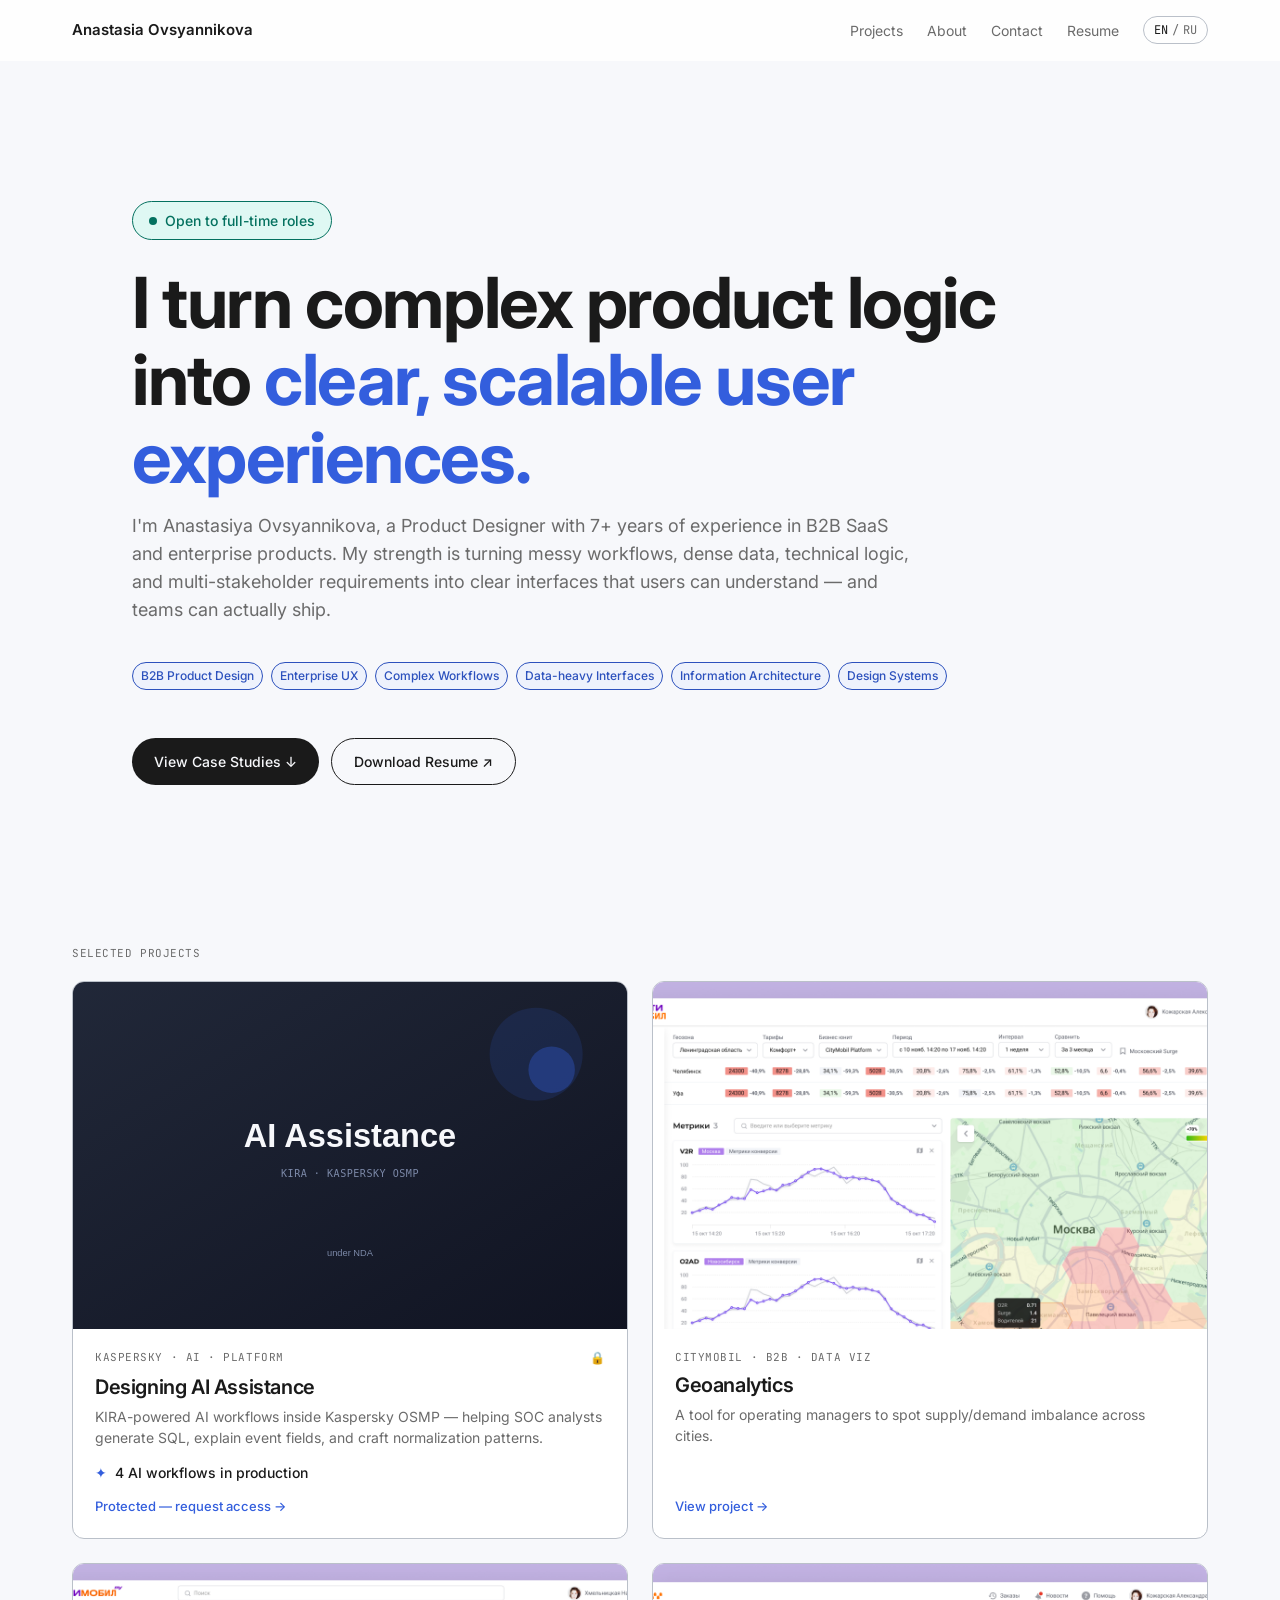
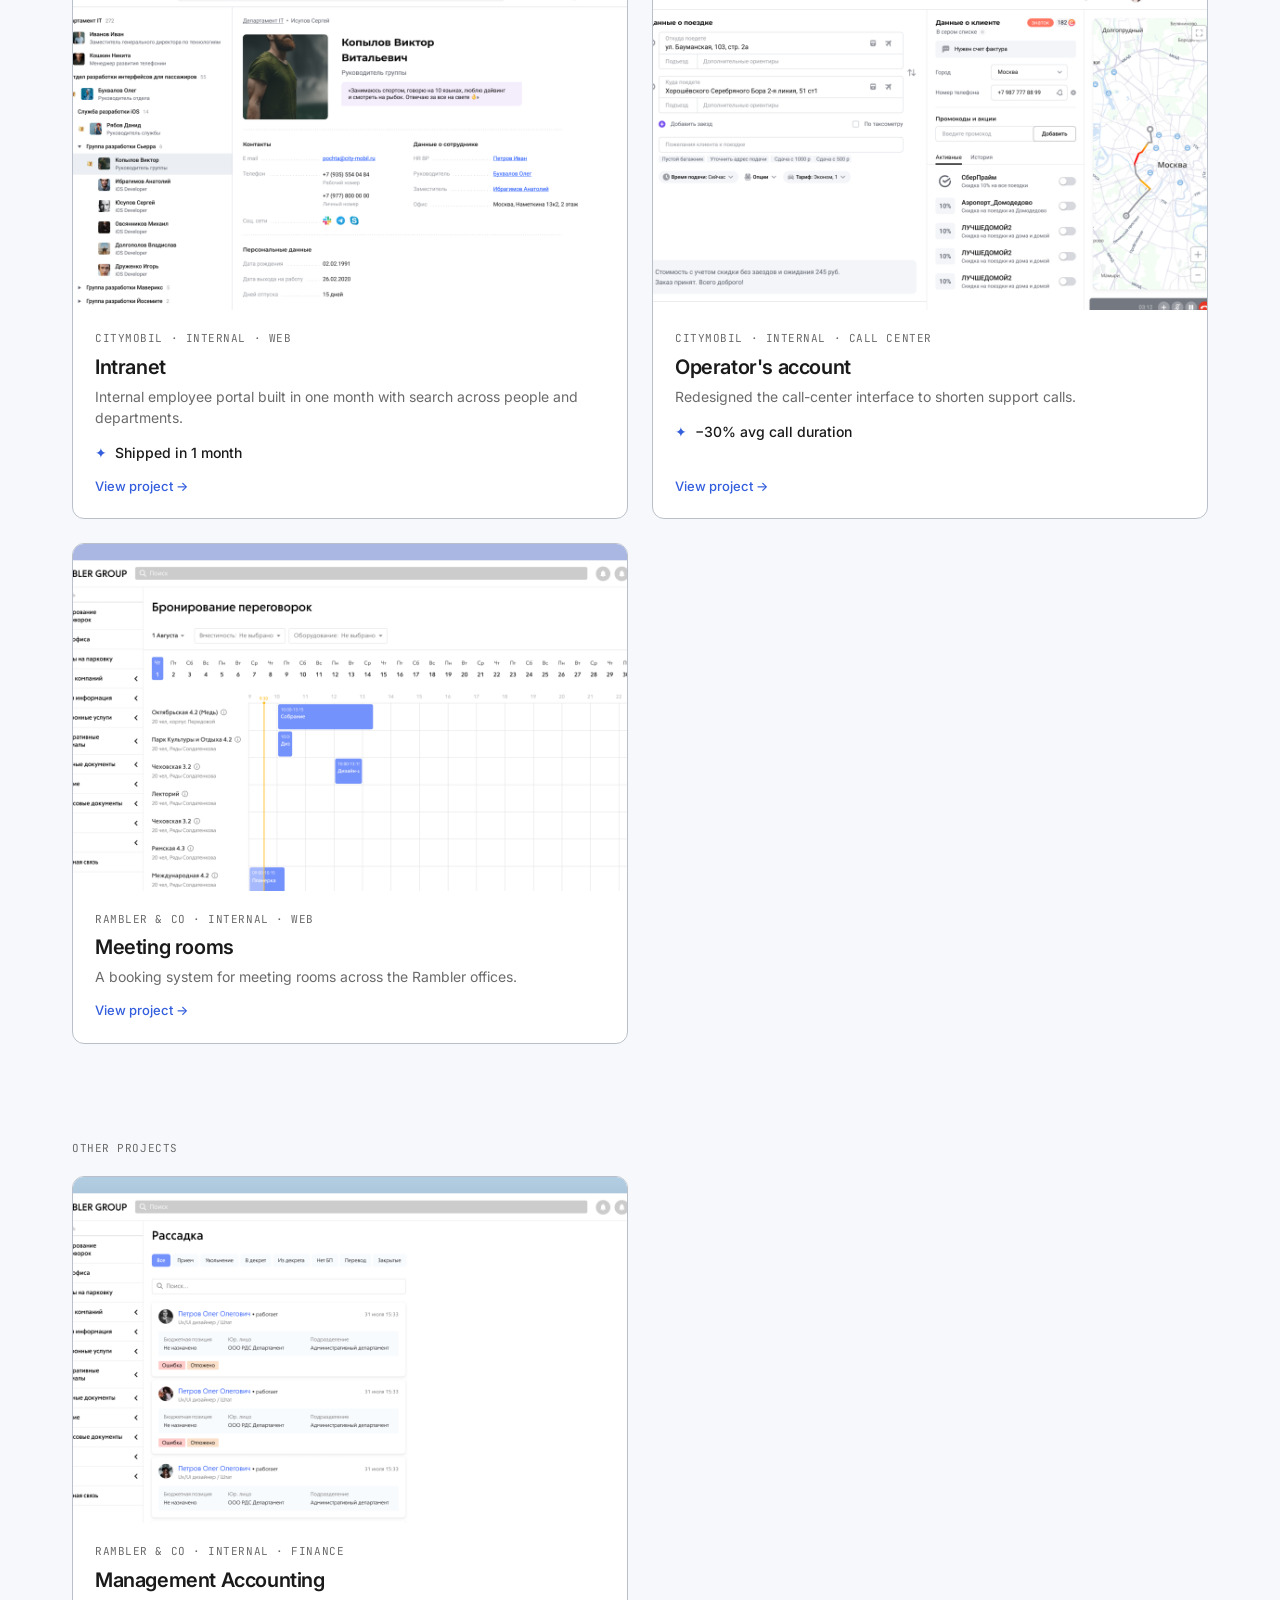
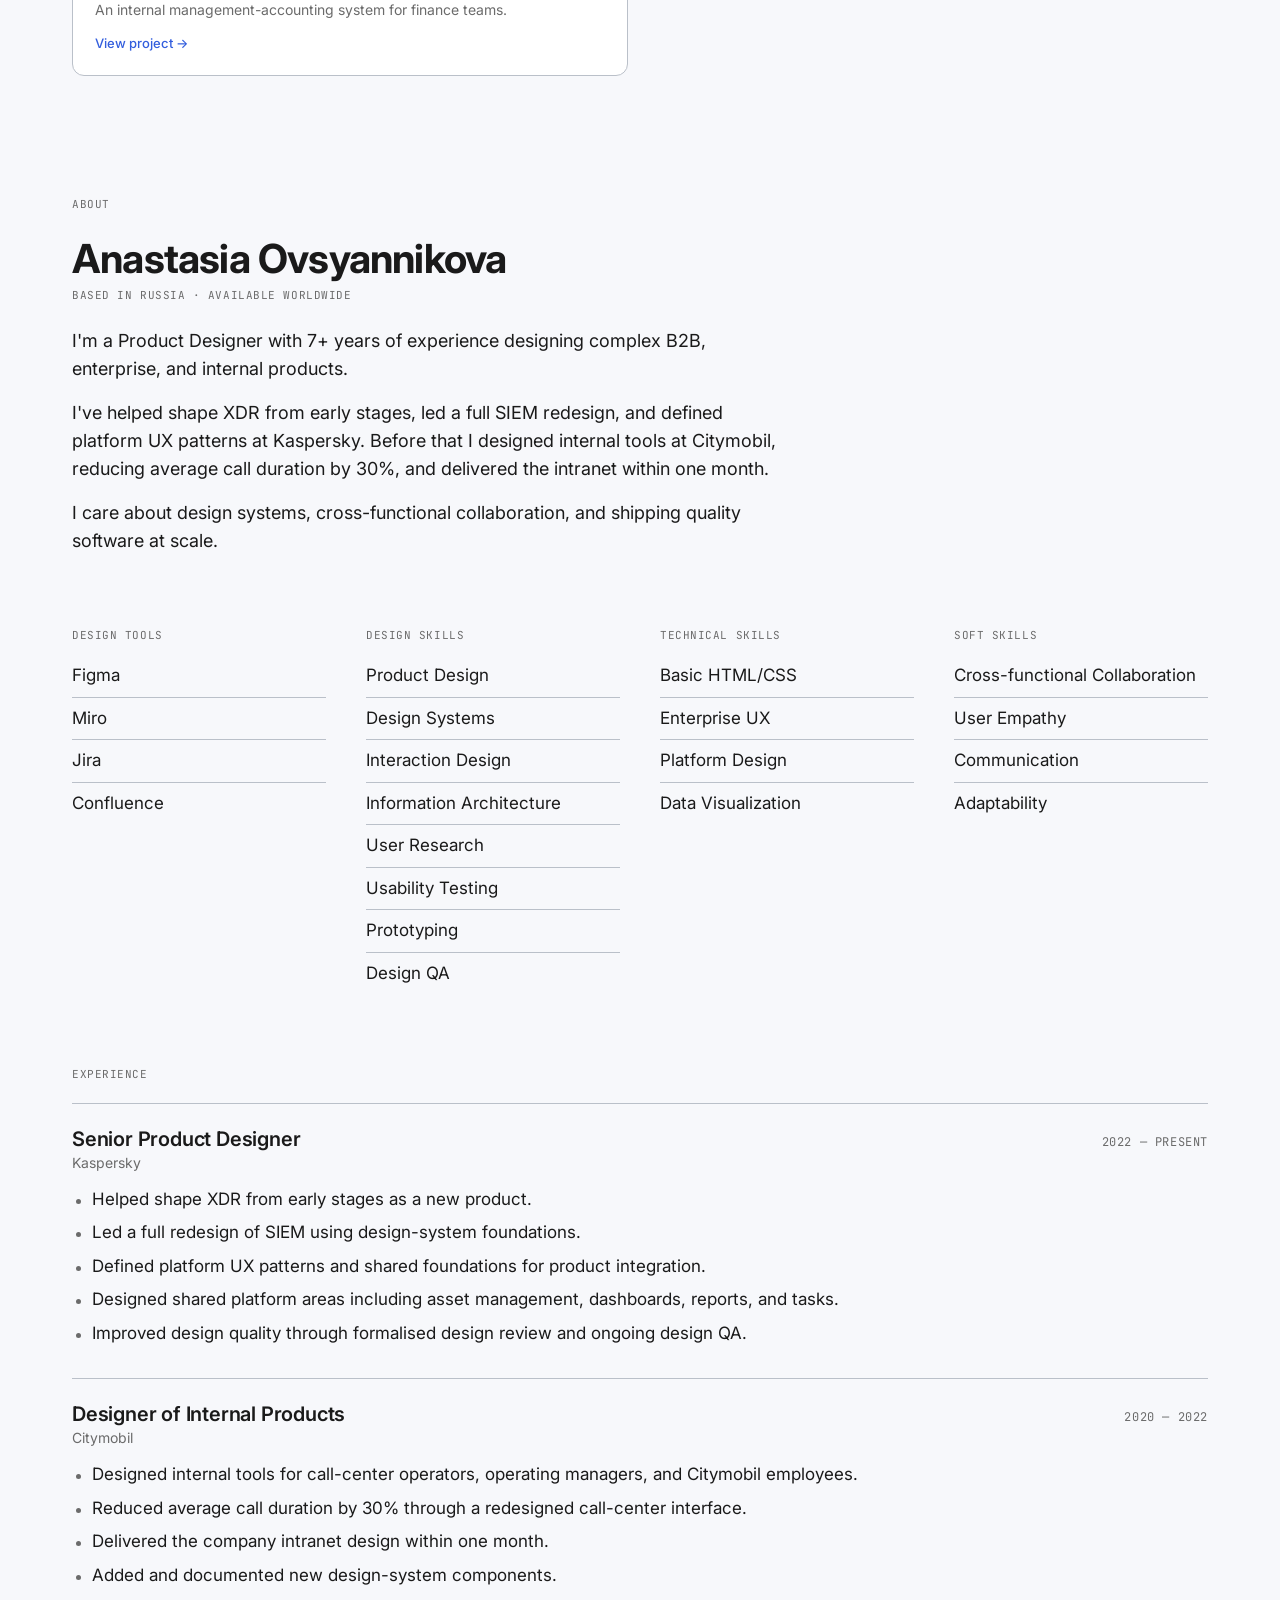
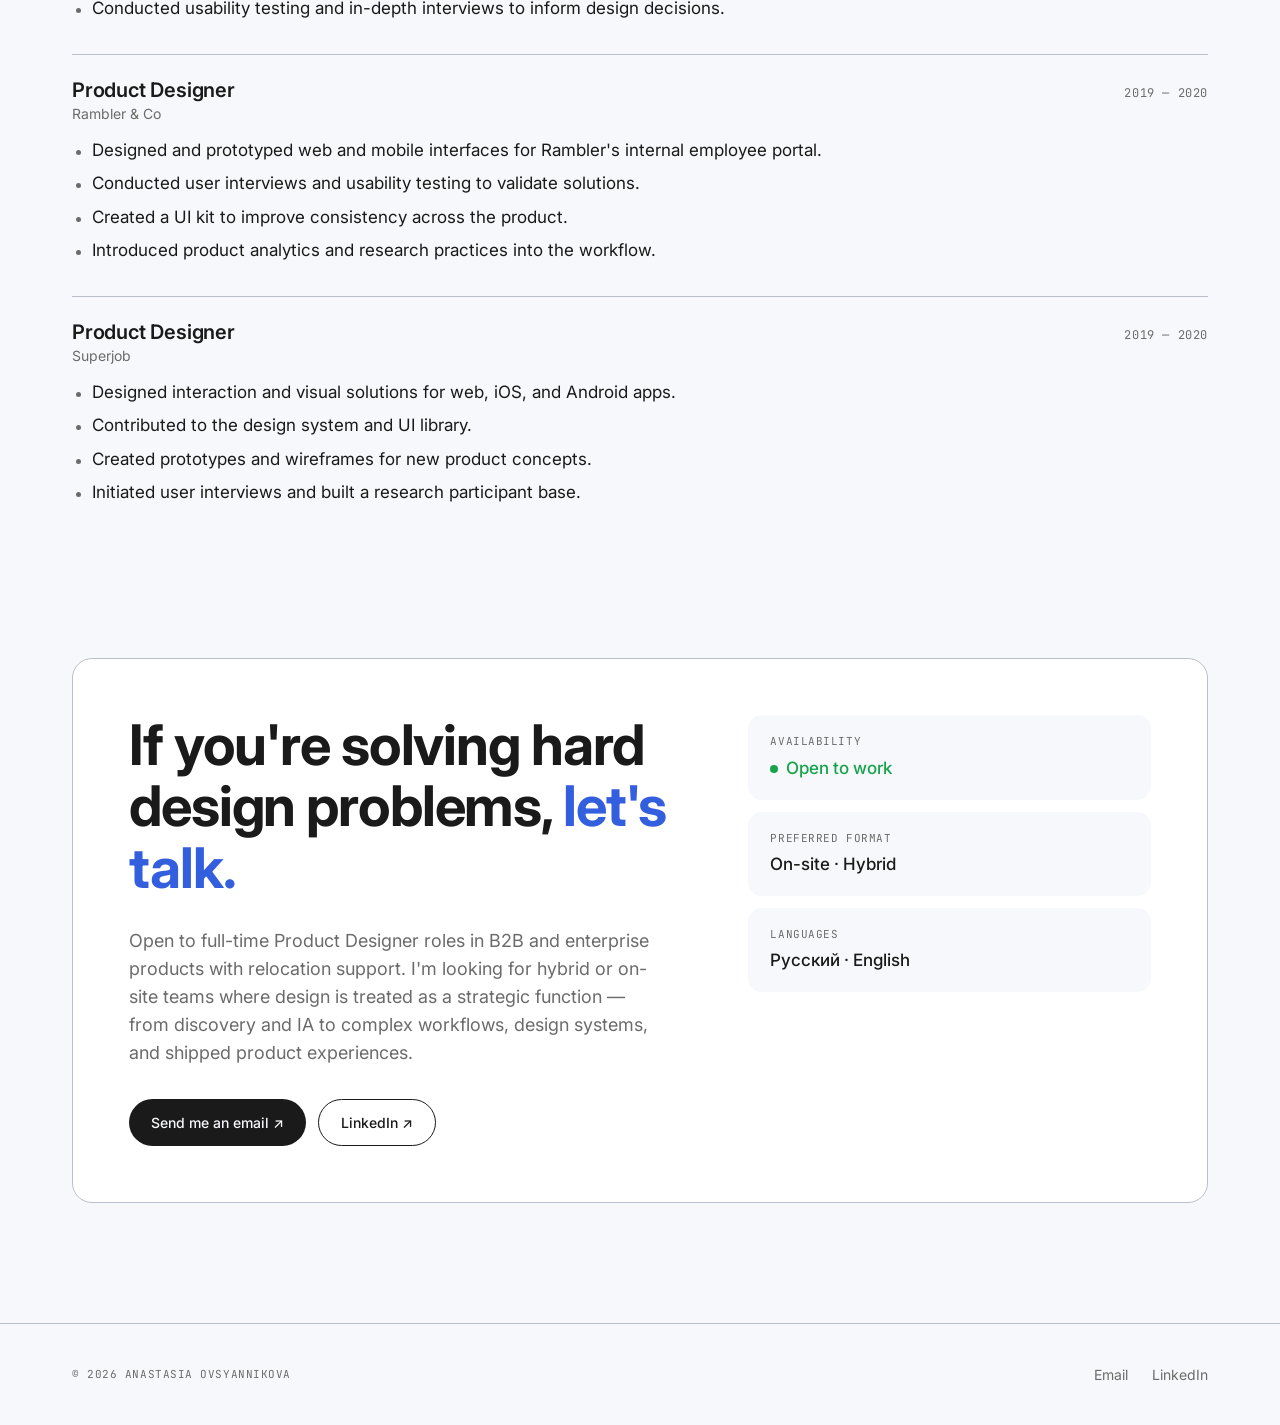
<file: index.html>
<!DOCTYPE html>
<html lang="en">
<head>
  <meta charset="UTF-8">
  <meta name="viewport" content="width=device-width, initial-scale=1.0">
  <title>Anastasia Ovsyannikova — Product Designer</title>
  <meta name="description" content="Senior Product Designer with 8+ years designing complex B2B, enterprise, and internal products. Portfolio, cases, and contact.">
  <link rel="icon" href="favicon.svg" type="image/svg+xml">
  <meta property="og:type" content="website">
  <meta property="og:title" content="Anastasia Ovsyannikova — Product Designer">
  <meta property="og:description" content="Senior Product Designer with 8+ years designing complex B2B, enterprise, and internal products.">
  <meta property="og:image" content="https://nastya-ovs.github.io/portfolio/images/og-image.png">
  <meta property="og:url" content="https://nastya-ovs.github.io/portfolio/">
  <meta name="twitter:card" content="summary_large_image">
  <link rel="preconnect" href="https://fonts.googleapis.com">
  <link rel="preconnect" href="https://fonts.gstatic.com" crossorigin>
  <link href="https://fonts.googleapis.com/css2?family=Inter:wght@400;500;600;700&family=JetBrains+Mono:wght@500&display=swap" rel="stylesheet">
  <link rel="stylesheet" href="styles.css">
</head>
<body>
  <header class="site-header" id="siteHeader">
    <div class="container header-inner">
      <a href="/" class="site-logo">Anastasia Ovsyannikova</a>
      <nav class="site-nav" aria-label="Primary">
        <a href="#projects" data-i18n="nav.projects">Projects</a>
        <a href="#about" data-i18n="nav.about">About</a>
        <a href="#contact" data-i18n="nav.contact">Contact</a>
        <a href="Ovsyannikova_CV.pdf" download class="nav-resume" data-i18n="nav.resume">
          <span>Resume</span>
          <svg class="nav-resume__icon" width="14" height="14" viewBox="0 0 24 24" fill="none" stroke="currentColor" stroke-width="2" stroke-linecap="round" stroke-linejoin="round" aria-hidden="true">
            <path d="M21 15v4a2 2 0 0 1-2 2H5a2 2 0 0 1-2-2v-4"/>
            <polyline points="7 10 12 15 17 10"/>
            <line x1="12" y1="15" x2="12" y2="3"/>
          </svg>
        </a>
        <button class="lang-toggle" id="langToggle" aria-label="Toggle language">
          <span class="lang-toggle__en" data-lang-btn="en">EN</span>
          <span class="lang-toggle__sep">/</span>
          <span class="lang-toggle__ru" data-lang-btn="ru">RU</span>
        </button>
      </nav>
    </div>
  </header>

  <main>
    <section class="hero container" data-reveal>
      <div class="hero__badge">
        <span class="hero__badge-dot" aria-hidden="true"></span>
        <span data-i18n="hero.badge">Open to full-time roles</span>
      </div>
      <h1 class="hero__title" data-lang-content>
        <span data-lang="en">I turn complex product logic into <em>clear, scalable user experiences.</em></span>
        <span data-lang="ru">Превращаю сложную продуктовую логику в <em>понятный масштабируемый пользовательский опыт.</em></span>
      </h1>
      <p class="hero__subtitle" data-i18n="hero.subtitle"></p>
      <div class="hero__tags">
        <span class="hero__tag">B2B Product Design</span>
        <span class="hero__tag">Enterprise UX</span>
        <span class="hero__tag">Complex Workflows</span>
        <span class="hero__tag">Data-heavy Interfaces</span>
        <span class="hero__tag">Information Architecture</span>
        <span class="hero__tag">Design Systems</span>
      </div>
      <div class="hero__cta">
        <a href="#projects" class="btn btn--primary" data-i18n="hero.cta_primary">View Case Studies ↓</a>
        <a href="Ovsyannikova_CV.pdf" download class="btn btn--outline" data-i18n="hero.cta_secondary">Download Resume ↗</a>
      </div>
    </section>

    <section id="projects" class="projects container" data-reveal>
      <p class="mono projects__label" data-i18n="projects.selected_label">Selected projects</p>
      <div class="projects__grid projects__grid--selected" id="selectedGrid" data-render="selected"></div>

      <p class="mono projects__label projects__label--other" data-i18n="projects.other_label">Other projects</p>
      <div class="projects__grid projects__grid--other" id="otherGrid" data-render="other"></div>
    </section>

    <section id="about" class="about container" data-reveal>
      <p class="mono" data-i18n="about.label">About</p>

      <div class="about__intro">
        <h2 class="about__name">Anastasia Ovsyannikova</h2>
        <p class="about__location mono" data-i18n="about.location">Based in Russia · Available worldwide</p>
        <p class="about__bio" data-i18n="about.bio_p1"></p>
        <p class="about__bio" data-i18n="about.bio_p2"></p>
        <p class="about__bio" data-i18n="about.bio_p3"></p>
      </div>

      <div class="about__skills">
        <div class="skill-block">
          <p class="mono" data-i18n="about.skills_tools">Design Tools</p>
          <ul>
            <li>Figma</li>
            <li>Miro</li>
            <li>Jira</li>
            <li>Confluence</li>
          </ul>
        </div>
        <div class="skill-block">
          <p class="mono" data-i18n="about.skills_design">Design Skills</p>
          <ul>
            <li>Product Design</li>
            <li>Design Systems</li>
            <li>Interaction Design</li>
            <li>Information Architecture</li>
            <li>User Research</li>
            <li>Usability Testing</li>
            <li>Prototyping</li>
            <li>Design QA</li>
          </ul>
        </div>
        <div class="skill-block">
          <p class="mono" data-i18n="about.skills_technical">Technical Skills</p>
          <ul>
            <li>Basic HTML/CSS</li>
            <li>Enterprise UX</li>
            <li>Platform Design</li>
            <li>Data Visualization</li>
          </ul>
        </div>
        <div class="skill-block">
          <p class="mono" data-i18n="about.skills_soft">Soft Skills</p>
          <ul>
            <li>Cross-functional Collaboration</li>
            <li>User Empathy</li>
            <li>Communication</li>
            <li>Adaptability</li>
          </ul>
        </div>
      </div>

      <div class="about__experience">
        <p class="mono" data-i18n="about.experience_label">Experience</p>

        <article class="experience-item">
          <header class="experience-item__header">
            <div>
              <h3 class="experience-item__role" data-lang-content>
                <span data-lang="en">Senior Product Designer</span>
                <span data-lang="ru">Senior Product Designer</span>
              </h3>
              <p class="experience-item__company">Kaspersky</p>
            </div>
            <span class="experience-item__years mono">2022 — Present</span>
          </header>
          <ul class="experience-item__bullets" data-lang-content>
            <li data-lang="en">Helped shape XDR from early stages as a new product.</li>
            <li data-lang="ru">Помогала запускать XDR с ранних стадий как новый продукт.</li>
            <li data-lang="en">Led a full redesign of SIEM using design-system foundations.</li>
            <li data-lang="ru">Вела полный редизайн SIEM на основе дизайн-системы.</li>
            <li data-lang="en">Defined platform UX patterns and shared foundations for product integration.</li>
            <li data-lang="ru">Определяла UX-паттерны платформы и общие основания для интеграции продуктов.</li>
            <li data-lang="en">Designed shared platform areas including asset management, dashboards, reports, and tasks.</li>
            <li data-lang="ru">Проектировала общие платформенные разделы: управление активами, дашборды, отчёты, задачи.</li>
            <li data-lang="en">Improved design quality through formalised design review and ongoing design QA.</li>
            <li data-lang="ru">Улучшала качество дизайна через формализованный design review и постоянный design QA.</li>
          </ul>
        </article>

        <article class="experience-item">
          <header class="experience-item__header">
            <div>
              <h3 class="experience-item__role" data-lang-content>
                <span data-lang="en">Designer of Internal Products</span>
                <span data-lang="ru">Дизайнер внутренних продуктов</span>
              </h3>
              <p class="experience-item__company">Citymobil</p>
            </div>
            <span class="experience-item__years mono">2020 — 2022</span>
          </header>
          <ul class="experience-item__bullets" data-lang-content>
            <li data-lang="en">Designed internal tools for call-center operators, operating managers, and Citymobil employees.</li>
            <li data-lang="ru">Проектировала внутренние инструменты для операторов колл-центра, операционных менеджеров и сотрудников.</li>
            <li data-lang="en">Reduced average call duration by 30% through a redesigned call-center interface.</li>
            <li data-lang="ru">Снизила среднюю длительность звонка на 30% через редизайн интерфейса колл-центра.</li>
            <li data-lang="en">Delivered the company intranet design within one month.</li>
            <li data-lang="ru">Спроектировала корпоративный интранет за один месяц.</li>
            <li data-lang="en">Added and documented new design-system components.</li>
            <li data-lang="ru">Добавляла и документировала новые компоненты дизайн-системы.</li>
            <li data-lang="en">Conducted usability testing and in-depth interviews to inform design decisions.</li>
            <li data-lang="ru">Проводила usability-тестирование и глубинные интервью для дизайн-решений.</li>
          </ul>
        </article>

        <article class="experience-item">
          <header class="experience-item__header">
            <div>
              <h3 class="experience-item__role" data-lang-content>
                <span data-lang="en">Product Designer</span>
                <span data-lang="ru">Продуктовый дизайнер</span>
              </h3>
              <p class="experience-item__company">Rambler &amp; Co</p>
            </div>
            <span class="experience-item__years mono">2019 — 2020</span>
          </header>
          <ul class="experience-item__bullets" data-lang-content>
            <li data-lang="en">Designed and prototyped web and mobile interfaces for Rambler's internal employee portal.</li>
            <li data-lang="ru">Проектировала и прототипировала веб и мобильные интерфейсы внутреннего портала сотрудников Рамблера.</li>
            <li data-lang="en">Conducted user interviews and usability testing to validate solutions.</li>
            <li data-lang="ru">Проводила интервью и юзабилити-тесты для валидации решений.</li>
            <li data-lang="en">Created a UI kit to improve consistency across the product.</li>
            <li data-lang="ru">Создала UI-кит для согласованности продукта.</li>
            <li data-lang="en">Introduced product analytics and research practices into the workflow.</li>
            <li data-lang="ru">Внедрила продуктовую аналитику и исследовательские практики в процесс.</li>
          </ul>
        </article>

        <article class="experience-item">
          <header class="experience-item__header">
            <div>
              <h3 class="experience-item__role" data-lang-content>
                <span data-lang="en">Product Designer</span>
                <span data-lang="ru">Продуктовый дизайнер</span>
              </h3>
              <p class="experience-item__company">Superjob</p>
            </div>
            <span class="experience-item__years mono">2019 — 2020</span>
          </header>
          <ul class="experience-item__bullets" data-lang-content>
            <li data-lang="en">Designed interaction and visual solutions for web, iOS, and Android apps.</li>
            <li data-lang="ru">Проектировала взаимодействие и визуал для веб, iOS и Android приложений.</li>
            <li data-lang="en">Contributed to the design system and UI library.</li>
            <li data-lang="ru">Вносила вклад в дизайн-систему и UI-библиотеку.</li>
            <li data-lang="en">Created prototypes and wireframes for new product concepts.</li>
            <li data-lang="ru">Создавала прототипы и вайрфреймы для новых продуктовых концепций.</li>
            <li data-lang="en">Initiated user interviews and built a research participant base.</li>
            <li data-lang="ru">Инициировала пользовательские интервью и собирала базу респондентов.</li>
          </ul>
        </article>
      </div>
    </section>

    <section id="contact" class="contact-card container" data-reveal>
      <div class="contact-card__inner">
        <div class="contact-card__left">
          <h2 class="contact-card__title" data-lang-content>
            <span data-lang="en">If you're solving hard design problems, <em>let's talk.</em></span>
            <span data-lang="ru">Если вы решаете сложные дизайн-задачи, <em>давайте поговорим.</em></span>
          </h2>
          <p class="contact-card__blurb" data-i18n="contact.blurb">Open to full-time Product Designer roles in B2B and enterprise products with relocation support. I'm looking for hybrid or on-site teams where design is treated as a strategic function — from discovery and IA to complex workflows, design systems, and shipped product experiences.</p>
          <div class="contact-card__cta">
            <a href="mailto:nastya.ovs2016@gmail.com?subject=Portfolio%20inquiry" class="btn btn--primary" data-i18n="contact.email_button">Send me an email ↗</a>
            <a href="https://www.linkedin.com/in/aovsyannikova/" target="_blank" rel="noopener" class="btn btn--outline" data-i18n="contact.linkedin_button">LinkedIn ↗</a>
          </div>
        </div>
        <div class="contact-card__right">
          <div class="contact-tile">
            <p class="mono" data-i18n="contact.tile_availability">Availability</p>
            <p class="contact-tile__value contact-tile__value--status">
              <span class="contact__status-dot" aria-hidden="true"></span>
              <span data-i18n="contact.status_available">Open to work</span>
            </p>
          </div>
          <div class="contact-tile">
            <p class="mono" data-i18n="contact.tile_format">Preferred format</p>
            <p class="contact-tile__value" data-i18n="contact.tile_format_value">On-site · Hybrid</p>
          </div>
          <div class="contact-tile">
            <p class="mono" data-i18n="contact.tile_languages">Languages</p>
            <p class="contact-tile__value" data-i18n="contact.tile_languages_value">Русский · English</p>
          </div>
        </div>
      </div>
    </section>
  </main>
  <footer class="site-footer">
    <div class="container site-footer__inner">
      <p class="mono" data-i18n="footer.copyright">© 2026 Anastasia Ovsyannikova</p>
      <nav class="site-footer__links" aria-label="Footer">
        <a href="mailto:nastya.ovs2016@gmail.com?subject=Portfolio%20inquiry">Email</a>
        <a href="https://www.linkedin.com/in/aovsyannikova/" target="_blank" rel="noopener">LinkedIn</a>
      </nav>
    </div>
  </footer>
  <script src="script.js" data-base=""></script>
</body>
</html>
</file>
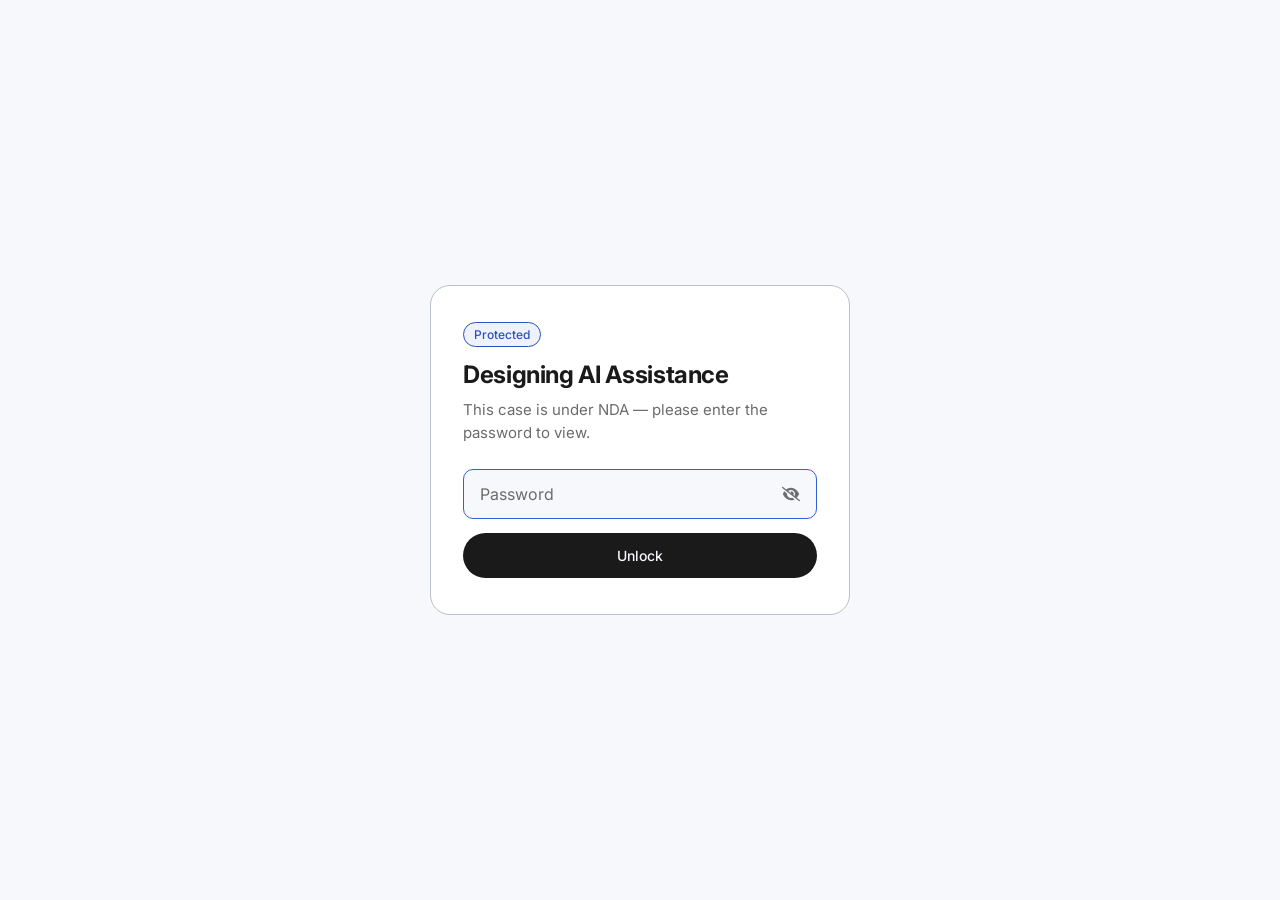
<file: cases/ai-assistance.html>
<!DOCTYPE html>
<html class="staticrypt-html" lang="en">
    <head>
        <meta charset="utf-8" />
        <title>Designing AI Assistance</title>
        <meta name="viewport" content="width=device-width, initial-scale=1" />
        <meta http-equiv="cache-control" content="max-age=0" />
        <meta http-equiv="cache-control" content="no-cache" />
        <meta http-equiv="expires" content="0" />
        <meta http-equiv="pragma" content="no-cache" />
        <link rel="preconnect" href="https://fonts.googleapis.com">
        <link rel="preconnect" href="https://fonts.gstatic.com" crossorigin>
        <link href="https://fonts.googleapis.com/css2?family=Inter:wght@400;500;600;700&family=JetBrains+Mono:wght@500&display=swap" rel="stylesheet">

        <style>
            :root {
                --color-bg: #F7F8FB;
                --color-surface: #FFFFFF;
                --color-text: #1A1A1A;
                --color-text-muted: #6B6B6B;
                --color-accent: #335EDD;
                --color-border: #BAC0C9;
            }

            .staticrypt-html { height: 100%; }

            .staticrypt-body {
                height: 100%;
                margin: 0;
                font-family: 'Inter', system-ui, -apple-system, sans-serif;
                -webkit-font-smoothing: antialiased;
                -moz-osx-font-smoothing: grayscale;
                background: var(--color-bg);
                color: var(--color-text);
            }

            .staticrypt-content {
                height: 100%;
                min-height: 100vh;
                display: flex;
                align-items: center;
                justify-content: center;
                padding: 32px 20px;
                box-sizing: border-box;
            }

            .staticrypt-page {
                width: 100%;
                max-width: 420px;
            }

            .staticrypt-form {
                background: var(--color-surface);
                border: 0.5px solid var(--color-border);
                border-radius: 20px;
                padding: 36px 32px;
                text-align: left;
            }

            .staticrypt-tag {
                display: inline-flex;
                align-items: center;
                gap: 6px;
                padding: 4px 10px;
                background: #EEF2FC;
                border: 0.5px solid;
                color: #2C51BD;
                border-radius: 999px;
                font-size: 12px;
                font-weight: 500;
                margin-bottom: 14px;
            }

            .staticrypt-title {
                font-size: 24px;
                font-weight: 700;
                letter-spacing: -0.015em;
                line-height: 1.2;
                margin: 0 0 8px 0;
                color: var(--color-text);
            }

            .staticrypt-instructions p {
                font-size: 15px;
                line-height: 1.55;
                color: var(--color-text-muted);
                margin: 0 0 24px 0;
            }

            .staticrypt-hr { display: none; }

            .staticrypt-password-container {
                position: relative;
                background: var(--color-bg);
                border: 0.5px solid var(--color-border);
                border-radius: 10px;
                margin-bottom: 14px;
                transition: border-color 0.15s ease;
            }
            .staticrypt-password-container:focus-within {
                border-color: var(--color-accent);
            }

            .staticrypt-form input[type="password"],
            .staticrypt-form input[type="text"] {
                background: transparent;
                border: 0;
                box-sizing: border-box;
                font: inherit;
                font-size: 15px;
                color: var(--color-text);
                outline: 0;
                padding: 14px 44px 14px 16px;
                width: 100%;
            }

            .staticrypt-form input::placeholder {
                color: var(--color-text-muted);
                opacity: 1;
            }

            .staticrypt-toggle-password-visibility {
                cursor: pointer;
                height: 18px;
                opacity: 0.55;
                padding: 12px;
                position: absolute;
                right: 4px;
                top: 50%;
                transform: translateY(-50%);
                width: 18px;
                transition: opacity 0.15s ease;
            }
            .staticrypt-toggle-password-visibility:hover { opacity: 0.85; }

            .staticrypt-form .staticrypt-decrypt-button {
                text-transform: none;
                outline: 0;
                background: var(--color-text);
                width: 100%;
                border: 0;
                border-radius: 999px;
                padding: 14px 22px;
                color: var(--color-bg);
                font: inherit;
                font-size: 14px;
                font-weight: 500;
                cursor: pointer;
                transition: transform 0.15s ease, filter 0.15s ease;
            }
            .staticrypt-form .staticrypt-decrypt-button:hover {
                filter: brightness(120%);
                transform: translateY(-1px);
            }
            .staticrypt-form .staticrypt-decrypt-button:active { transform: translateY(0); }

            label.staticrypt-remember { display: none !important; }
            .staticrypt-remember input[type="checkbox"] { display: none; }

            .hidden { display: none !important; }

            .staticrypt-spinner-container {
                height: 100%;
                display: flex;
                align-items: center;
                justify-content: center;
                background: var(--color-bg);
            }

            .staticrypt-spinner {
                display: inline-block;
                width: 2rem;
                height: 2rem;
                vertical-align: text-bottom;
                border: 0.25em solid var(--color-border);
                border-right-color: transparent;
                border-radius: 50%;
                animation: spinner-border 0.75s linear infinite;
            }

            @keyframes spinner-border {
                100% { transform: rotate(360deg); }
            }

            @media screen and (-webkit-min-device-pixel-ratio: 0) {
                .staticrypt-form input[type="password"],
                .staticrypt-form input[type="text"] {
                    font-size: 16px;
                }
            }
        </style>
    </head>

    <body class="staticrypt-body">
        <div id="staticrypt_loading" class="staticrypt-spinner-container">
            <div class="staticrypt-spinner"></div>
        </div>

        <div id="staticrypt_content" class="staticrypt-content hidden">
            <div class="staticrypt-page">
                <div class="staticrypt-form">
                    <div class="staticrypt-instructions">
                        <span class="staticrypt-tag">Protected</span>
                        <h1 class="staticrypt-title">Designing AI Assistance</h1>
                        <p>This case is under NDA — please enter the password to view.</p>
                    </div>

                    <form id="staticrypt-form" action="#" method="post">
                        <div class="staticrypt-password-container">
                            <input
                                id="staticrypt-password"
                                type="password"
                                name="password"
                                placeholder="Password"
                                autofocus
                            />
                            <img
                                class="staticrypt-toggle-password-visibility"
                                alt="Show password"
                                title="Show password"
                                src="[data-uri]"
                            />
                        </div>

                        <label id="staticrypt-remember-label" class="staticrypt-remember hidden">
                            <input id="staticrypt-remember" type="checkbox" name="remember" />
                            Remember me
                        </label>

                        <input type="submit" class="staticrypt-decrypt-button" value="Unlock" />
                    </form>
                </div>
            </div>
        </div>

        <script>
            const staticryptInitiator = ((function(){
  const exports = {};
  const cryptoEngine = ((function(){
  const exports = {};
  const { subtle } = crypto;

const IV_BITS = 16 * 8;
const HEX_BITS = 4;
const ENCRYPTION_ALGO = "AES-CBC";

/**
 * Translates between utf8 encoded hexadecimal strings
 * and Uint8Array bytes.
 */
const HexEncoder = {
    /**
     * hex string -> bytes
     * @param {string} hexString
     * @returns {Uint8Array}
     */
    parse: function (hexString) {
        if (hexString.length % 2 !== 0) throw "Invalid hexString";
        const arrayBuffer = new Uint8Array(hexString.length / 2);

        for (let i = 0; i < hexString.length; i += 2) {
            const byteValue = parseInt(hexString.substring(i, i + 2), 16);
            if (isNaN(byteValue)) {
                throw "Invalid hexString";
            }
            arrayBuffer[i / 2] = byteValue;
        }
        return arrayBuffer;
    },

    /**
     * bytes -> hex string
     * @param {Uint8Array} bytes
     * @returns {string}
     */
    stringify: function (bytes) {
        const hexBytes = [];

        for (let i = 0; i < bytes.length; ++i) {
            let byteString = bytes[i].toString(16);
            if (byteString.length < 2) {
                byteString = "0" + byteString;
            }
            hexBytes.push(byteString);
        }
        return hexBytes.join("");
    },
};

/**
 * Translates between utf8 strings and Uint8Array bytes.
 */
const UTF8Encoder = {
    parse: function (str) {
        return new TextEncoder().encode(str);
    },

    stringify: function (bytes) {
        return new TextDecoder().decode(bytes);
    },
};

/**
 * Salt and encrypt a msg with a password.
 */
async function encrypt(msg, hashedPassword) {
    // Must be 16 bytes, unpredictable, and preferably cryptographically random. However, it need not be secret.
    // https://developer.mozilla.org/en-US/docs/Web/API/SubtleCrypto/encrypt#parameters
    const iv = crypto.getRandomValues(new Uint8Array(IV_BITS / 8));

    const key = await subtle.importKey("raw", HexEncoder.parse(hashedPassword), ENCRYPTION_ALGO, false, ["encrypt"]);

    const encrypted = await subtle.encrypt(
        {
            name: ENCRYPTION_ALGO,
            iv: iv,
        },
        key,
        UTF8Encoder.parse(msg)
    );

    // iv will be 32 hex characters, we prepend it to the ciphertext for use in decryption
    return HexEncoder.stringify(iv) + HexEncoder.stringify(new Uint8Array(encrypted));
}
exports.encrypt = encrypt;

/**
 * Decrypt a salted msg using a password.
 *
 * @param {string} encryptedMsg
 * @param {string} hashedPassword
 * @returns {Promise<string>}
 */
async function decrypt(encryptedMsg, hashedPassword) {
    const ivLength = IV_BITS / HEX_BITS;
    const iv = HexEncoder.parse(encryptedMsg.substring(0, ivLength));
    const encrypted = encryptedMsg.substring(ivLength);

    const key = await subtle.importKey("raw", HexEncoder.parse(hashedPassword), ENCRYPTION_ALGO, false, ["decrypt"]);

    const outBuffer = await subtle.decrypt(
        {
            name: ENCRYPTION_ALGO,
            iv: iv,
        },
        key,
        HexEncoder.parse(encrypted)
    );

    return UTF8Encoder.stringify(new Uint8Array(outBuffer));
}
exports.decrypt = decrypt;

/**
 * Salt and hash the password so it can be stored in localStorage without opening a password reuse vulnerability.
 *
 * @param {string} password
 * @param {string} salt
 * @returns {Promise<string>}
 */
async function hashPassword(password, salt) {
    // we hash the password in multiple steps, each adding more iterations. This is because we used to allow less
    // iterations, so for backward compatibility reasons, we need to support going from that to more iterations.
    let hashedPassword = await hashLegacyRound(password, salt);

    hashedPassword = await hashSecondRound(hashedPassword, salt);

    return hashThirdRound(hashedPassword, salt);
}
exports.hashPassword = hashPassword;

/**
 * This hashes the password with 1k iterations. This is a low number, we need this function to support backwards
 * compatibility.
 *
 * @param {string} password
 * @param {string} salt
 * @returns {Promise<string>}
 */
function hashLegacyRound(password, salt) {
    return pbkdf2(password, salt, 1000, "SHA-1");
}
exports.hashLegacyRound = hashLegacyRound;

/**
 * Add a second round of iterations. This is because we used to use 1k, so for backwards compatibility with
 * remember-me/autodecrypt links, we need to support going from that to more iterations.
 *
 * @param hashedPassword
 * @param salt
 * @returns {Promise<string>}
 */
function hashSecondRound(hashedPassword, salt) {
    return pbkdf2(hashedPassword, salt, 14000, "SHA-256");
}
exports.hashSecondRound = hashSecondRound;

/**
 * Add a third round of iterations to bring total number to 600k. This is because we used to use 1k, then 15k, so for
 * backwards compatibility with remember-me/autodecrypt links, we need to support going from that to more iterations.
 *
 * @param hashedPassword
 * @param salt
 * @returns {Promise<string>}
 */
function hashThirdRound(hashedPassword, salt) {
    return pbkdf2(hashedPassword, salt, 585000, "SHA-256");
}
exports.hashThirdRound = hashThirdRound;

/**
 * Salt and hash the password so it can be stored in localStorage without opening a password reuse vulnerability.
 *
 * @param {string} password
 * @param {string} salt
 * @param {int} iterations
 * @param {string} hashAlgorithm
 * @returns {Promise<string>}
 */
async function pbkdf2(password, salt, iterations, hashAlgorithm) {
    const key = await subtle.importKey("raw", UTF8Encoder.parse(password), "PBKDF2", false, ["deriveBits"]);

    const keyBytes = await subtle.deriveBits(
        {
            name: "PBKDF2",
            hash: hashAlgorithm,
            iterations,
            salt: UTF8Encoder.parse(salt),
        },
        key,
        256
    );

    return HexEncoder.stringify(new Uint8Array(keyBytes));
}

function generateRandomSalt() {
    const bytes = crypto.getRandomValues(new Uint8Array(128 / 8));

    return HexEncoder.stringify(new Uint8Array(bytes));
}
exports.generateRandomSalt = generateRandomSalt;

async function signMessage(hashedPassword, message) {
    const key = await subtle.importKey(
        "raw",
        HexEncoder.parse(hashedPassword),
        {
            name: "HMAC",
            hash: "SHA-256",
        },
        false,
        ["sign"]
    );
    const signature = await subtle.sign("HMAC", key, UTF8Encoder.parse(message));

    return HexEncoder.stringify(new Uint8Array(signature));
}
exports.signMessage = signMessage;

function getRandomAlphanum() {
    const possibleCharacters = "abcdefghijklmnopqrstuvwxyzABCDEFGHIJKLMNOPQRSTUVWXYZ0123456789";

    let byteArray;
    let parsedInt;

    // Keep generating new random bytes until we get a value that falls
    // within a range that can be evenly divided by possibleCharacters.length
    do {
        byteArray = crypto.getRandomValues(new Uint8Array(1));
        // extract the lowest byte to get an int from 0 to 255 (probably unnecessary, since we're only generating 1 byte)
        parsedInt = byteArray[0] & 0xff;
    } while (parsedInt >= 256 - (256 % possibleCharacters.length));

    // Take the modulo of the parsed integer to get a random number between 0 and totalLength - 1
    const randomIndex = parsedInt % possibleCharacters.length;

    return possibleCharacters[randomIndex];
}

/**
 * Generate a random string of a given length.
 *
 * @param {int} length
 * @returns {string}
 */
function generateRandomString(length) {
    let randomString = "";

    for (let i = 0; i < length; i++) {
        randomString += getRandomAlphanum();
    }

    return randomString;
}
exports.generateRandomString = generateRandomString;

  return exports;
})());
const codec = ((function(){
  const exports = {};
  /**
 * Initialize the codec with the provided cryptoEngine - this return functions to encode and decode messages.
 *
 * @param cryptoEngine - the engine to use for encryption / decryption
 */
function init(cryptoEngine) {
    const exports = {};

    /**
     * Top-level function for encoding a message.
     * Includes password hashing, encryption, and signing.
     *
     * @param {string} msg
     * @param {string} password
     * @param {string} salt
     *
     * @returns {string} The encoded text
     */
    async function encode(msg, password, salt) {
        const hashedPassword = await cryptoEngine.hashPassword(password, salt);

        const encrypted = await cryptoEngine.encrypt(msg, hashedPassword);

        // we use the hashed password in the HMAC because this is effectively what will be used a password (so we can store
        // it in localStorage safely, we don't use the clear text password)
        const hmac = await cryptoEngine.signMessage(hashedPassword, encrypted);

        return hmac + encrypted;
    }
    exports.encode = encode;

    /**
     * Encode using a password that has already been hashed. This is useful to encode multiple messages in a row, that way
     * we don't need to hash the password multiple times.
     *
     * @param {string} msg
     * @param {string} hashedPassword
     *
     * @returns {string} The encoded text
     */
    async function encodeWithHashedPassword(msg, hashedPassword) {
        const encrypted = await cryptoEngine.encrypt(msg, hashedPassword);

        // we use the hashed password in the HMAC because this is effectively what will be used a password (so we can store
        // it in localStorage safely, we don't use the clear text password)
        const hmac = await cryptoEngine.signMessage(hashedPassword, encrypted);

        return hmac + encrypted;
    }
    exports.encodeWithHashedPassword = encodeWithHashedPassword;

    /**
     * Top-level function for decoding a message.
     * Includes signature check and decryption.
     *
     * @param {string} signedMsg
     * @param {string} hashedPassword
     * @param {string} salt
     * @param {int} backwardCompatibleAttempt
     * @param {string} originalPassword
     *
     * @returns {Object} {success: true, decoded: string} | {success: false, message: string}
     */
    async function decode(signedMsg, hashedPassword, salt, backwardCompatibleAttempt = 0, originalPassword = "") {
        const encryptedHMAC = signedMsg.substring(0, 64);
        const encryptedMsg = signedMsg.substring(64);
        const decryptedHMAC = await cryptoEngine.signMessage(hashedPassword, encryptedMsg);

        if (decryptedHMAC !== encryptedHMAC) {
            // we have been raising the number of iterations in the hashing algorithm multiple times, so to support the old
            // remember-me/autodecrypt links we need to try bringing the old hashes up to speed.
            originalPassword = originalPassword || hashedPassword;
            if (backwardCompatibleAttempt === 0) {
                const updatedHashedPassword = await cryptoEngine.hashThirdRound(originalPassword, salt);

                return decode(signedMsg, updatedHashedPassword, salt, backwardCompatibleAttempt + 1, originalPassword);
            }
            if (backwardCompatibleAttempt === 1) {
                let updatedHashedPassword = await cryptoEngine.hashSecondRound(originalPassword, salt);
                updatedHashedPassword = await cryptoEngine.hashThirdRound(updatedHashedPassword, salt);

                return decode(signedMsg, updatedHashedPassword, salt, backwardCompatibleAttempt + 1, originalPassword);
            }

            return { success: false, message: "Signature mismatch" };
        }

        return {
            success: true,
            decoded: await cryptoEngine.decrypt(encryptedMsg, hashedPassword),
        };
    }
    exports.decode = decode;

    return exports;
}
exports.init = init;

  return exports;
})());
const decode = codec.init(cryptoEngine).decode;

/**
 * Initialize the staticrypt module, that exposes functions callbable by the password_template.
 *
 * @param {{
 *  staticryptEncryptedMsgUniqueVariableName: string,
 *  isRememberEnabled: boolean,
 *  rememberDurationInDays: number,
 *  staticryptSaltUniqueVariableName: string,
 * }} staticryptConfig - object of data that is stored on the password_template at encryption time.
 *
 * @param {{
 *  rememberExpirationKey: string,
 *  rememberPassphraseKey: string,
 *  replaceHtmlCallback: function,
 *  clearLocalStorageCallback: function,
 * }} templateConfig - object of data that can be configured by a custom password_template.
 */
function init(staticryptConfig, templateConfig) {
    const exports = {};

    /**
     * Decrypt our encrypted page, replace the whole HTML.
     *
     * @param {string} hashedPassword
     * @returns {Promise<boolean>}
     */
    async function decryptAndReplaceHtml(hashedPassword) {
        const { staticryptEncryptedMsgUniqueVariableName, staticryptSaltUniqueVariableName } = staticryptConfig;
        const { replaceHtmlCallback } = templateConfig;

        const result = await decode(
            staticryptEncryptedMsgUniqueVariableName,
            hashedPassword,
            staticryptSaltUniqueVariableName
        );
        if (!result.success) {
            return false;
        }
        const plainHTML = result.decoded;

        // if the user configured a callback call it, otherwise just replace the whole HTML
        if (typeof replaceHtmlCallback === "function") {
            replaceHtmlCallback(plainHTML);
        } else {
            document.write(plainHTML);
            document.close();
        }

        return true;
    }

    /**
     * Attempt to decrypt the page and replace the whole HTML.
     *
     * @param {string} password
     * @param {boolean} isRememberChecked
     *
     * @returns {Promise<{isSuccessful: boolean, hashedPassword?: string}>} - we return an object, so that if we want to
     *   expose more information in the future we can do it without breaking the password_template
     */
    async function handleDecryptionOfPage(password, isRememberChecked) {
        const { staticryptSaltUniqueVariableName } = staticryptConfig;

        // decrypt and replace the whole page
        const hashedPassword = await cryptoEngine.hashPassword(password, staticryptSaltUniqueVariableName);
        return handleDecryptionOfPageFromHash(hashedPassword, isRememberChecked);
    }
    exports.handleDecryptionOfPage = handleDecryptionOfPage;

    async function handleDecryptionOfPageFromHash(hashedPassword, isRememberChecked) {
        const { isRememberEnabled, rememberDurationInDays } = staticryptConfig;
        const { rememberExpirationKey, rememberPassphraseKey } = templateConfig;

        const isDecryptionSuccessful = await decryptAndReplaceHtml(hashedPassword);

        if (!isDecryptionSuccessful) {
            return {
                isSuccessful: false,
                hashedPassword,
            };
        }

        // remember the hashedPassword and set its expiration if necessary
        if (isRememberEnabled && isRememberChecked) {
            window.localStorage.setItem(rememberPassphraseKey, hashedPassword);

            // set the expiration if the duration isn't 0 (meaning no expiration)
            if (rememberDurationInDays > 0) {
                window.localStorage.setItem(
                    rememberExpirationKey,
                    (new Date().getTime() + rememberDurationInDays * 24 * 60 * 60 * 1000).toString()
                );
            }
        }

        return {
            isSuccessful: true,
            hashedPassword,
        };
    }
    exports.handleDecryptionOfPageFromHash = handleDecryptionOfPageFromHash;

    /**
     * Clear localstorage from staticrypt related values
     */
    function clearLocalStorage() {
        const { clearLocalStorageCallback, rememberExpirationKey, rememberPassphraseKey } = templateConfig;

        if (typeof clearLocalStorageCallback === "function") {
            clearLocalStorageCallback();
        } else {
            localStorage.removeItem(rememberPassphraseKey);
            localStorage.removeItem(rememberExpirationKey);
        }
    }

    async function handleDecryptOnLoad() {
        let isSuccessful = await decryptOnLoadFromUrl();

        if (!isSuccessful) {
            isSuccessful = await decryptOnLoadFromRememberMe();
        }

        return { isSuccessful };
    }
    exports.handleDecryptOnLoad = handleDecryptOnLoad;

    /**
     * Clear storage if we are logging out
     *
     * @returns {boolean} - whether we logged out
     */
    function logoutIfNeeded() {
        const logoutKey = "staticrypt_logout";

        // handle logout through query param
        const queryParams = new URLSearchParams(window.location.search);
        if (queryParams.has(logoutKey)) {
            clearLocalStorage();
            return true;
        }

        // handle logout through URL fragment
        const hash = window.location.hash.substring(1);
        if (hash.includes(logoutKey)) {
            clearLocalStorage();
            return true;
        }

        return false;
    }

    /**
     * To be called on load: check if we want to try to decrypt and replace the HTML with the decrypted content, and
     * try to do it if needed.
     *
     * @returns {Promise<boolean>} true if we derypted and replaced the whole page, false otherwise
     */
    async function decryptOnLoadFromRememberMe() {
        const { rememberDurationInDays } = staticryptConfig;
        const { rememberExpirationKey, rememberPassphraseKey } = templateConfig;

        // if we are login out, terminate
        if (logoutIfNeeded()) {
            return false;
        }

        // if there is expiration configured, check if we're not beyond the expiration
        if (rememberDurationInDays && rememberDurationInDays > 0) {
            const expiration = localStorage.getItem(rememberExpirationKey),
                isExpired = expiration && new Date().getTime() > parseInt(expiration);

            if (isExpired) {
                clearLocalStorage();
                return false;
            }
        }

        const hashedPassword = localStorage.getItem(rememberPassphraseKey);

        if (hashedPassword) {
            // try to decrypt
            const isDecryptionSuccessful = await decryptAndReplaceHtml(hashedPassword);

            // if the decryption is unsuccessful the password might be wrong - silently clear the saved data and let
            // the user fill the password form again
            if (!isDecryptionSuccessful) {
                clearLocalStorage();
                return false;
            }

            return true;
        }

        return false;
    }

    async function decryptOnLoadFromUrl() {
        const passwordKey = "staticrypt_pwd";
        const rememberMeKey = "remember_me";

        // try to get the password from the query param (for backward compatibility - we now want to avoid this method,
        // since it sends the hashed password to the server which isn't needed)
        const queryParams = new URLSearchParams(window.location.search);
        const hashedPasswordQuery = queryParams.get(passwordKey);
        const rememberMeQuery = queryParams.get(rememberMeKey);

        const urlFragment = window.location.hash.substring(1);
        // get the password from the url fragment
        const hashedPasswordRegexMatch = urlFragment.match(new RegExp(passwordKey + "=([^&]*)"));
        const hashedPasswordFragment = hashedPasswordRegexMatch ? hashedPasswordRegexMatch[1] : null;
        const rememberMeFragment = urlFragment.includes(rememberMeKey);

        const hashedPassword = hashedPasswordFragment || hashedPasswordQuery;
        const rememberMe = rememberMeFragment || rememberMeQuery;

        if (hashedPassword) {
            return handleDecryptionOfPageFromHash(hashedPassword, rememberMe);
        }

        return false;
    }

    return exports;
}
exports.init = init;

  return exports;
})());
            const templateError = "Incorrect password. Try again.",
                templateToggleAltShow = "Show password",
                templateToggleAltHide = "Hide password",
                isRememberEnabled = false,
                staticryptConfig = {"staticryptEncryptedMsgUniqueVariableName":"[base64]","isRememberEnabled":false,"rememberDurationInDays":0,"staticryptSaltUniqueVariableName":"977009fb82cca324f582cc6328c526e1"};

            const templateConfig = {
                rememberExpirationKey: "staticrypt_expiration",
                rememberPassphraseKey: "staticrypt_passphrase",
                replaceHtmlCallback: null,
                clearLocalStorageCallback: null,
            };

            const staticrypt = staticryptInitiator.init(staticryptConfig, templateConfig);

            window.onload = async function () {
                const { isSuccessful } = await staticrypt.handleDecryptOnLoad();
                if (!isSuccessful) {
                    document.getElementById("staticrypt_loading").classList.add("hidden");
                    document.getElementById("staticrypt_content").classList.remove("hidden");
                    document.getElementById("staticrypt-password").focus();
                }
            };

            const toggleIcon = document.querySelector(".staticrypt-toggle-password-visibility");
            const imgSrcEyeClosed = toggleIcon.src;
            const imgSrcEyeOpened =
                "[data-uri]";

            toggleIcon.addEventListener("click", function () {
                const passwordInput = document.getElementById("staticrypt-password");
                if (passwordInput.type === "password") {
                    passwordInput.type = "text";
                    toggleIcon.src = imgSrcEyeOpened;
                } else {
                    passwordInput.type = "password";
                    toggleIcon.src = imgSrcEyeClosed;
                }
            });

            document.getElementById("staticrypt-form").addEventListener("submit", async function (e) {
                e.preventDefault();
                const password = document.getElementById("staticrypt-password").value;
                const { isSuccessful } = await staticrypt.handleDecryptionOfPage(password, false);
                if (!isSuccessful) {
                    alert(templateError);
                }
            });
        </script>
    </body>
</html>
</file>
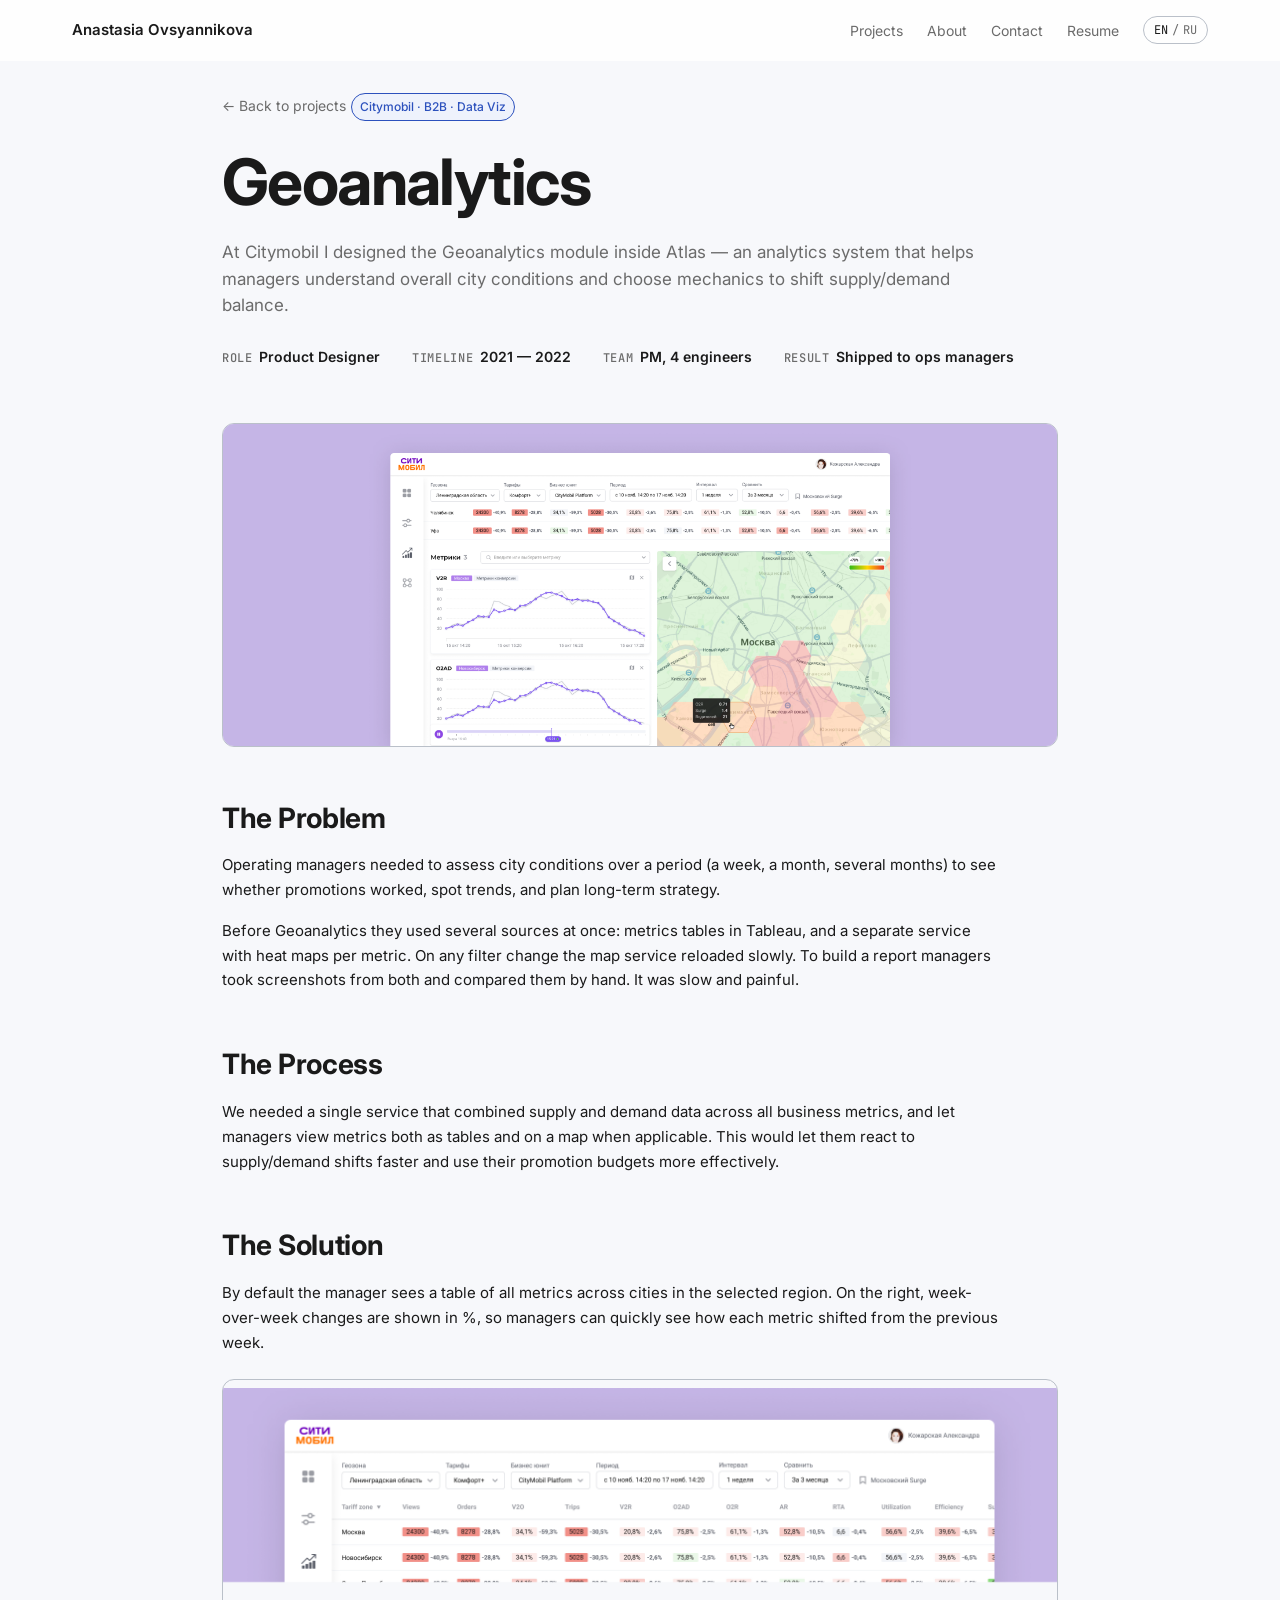
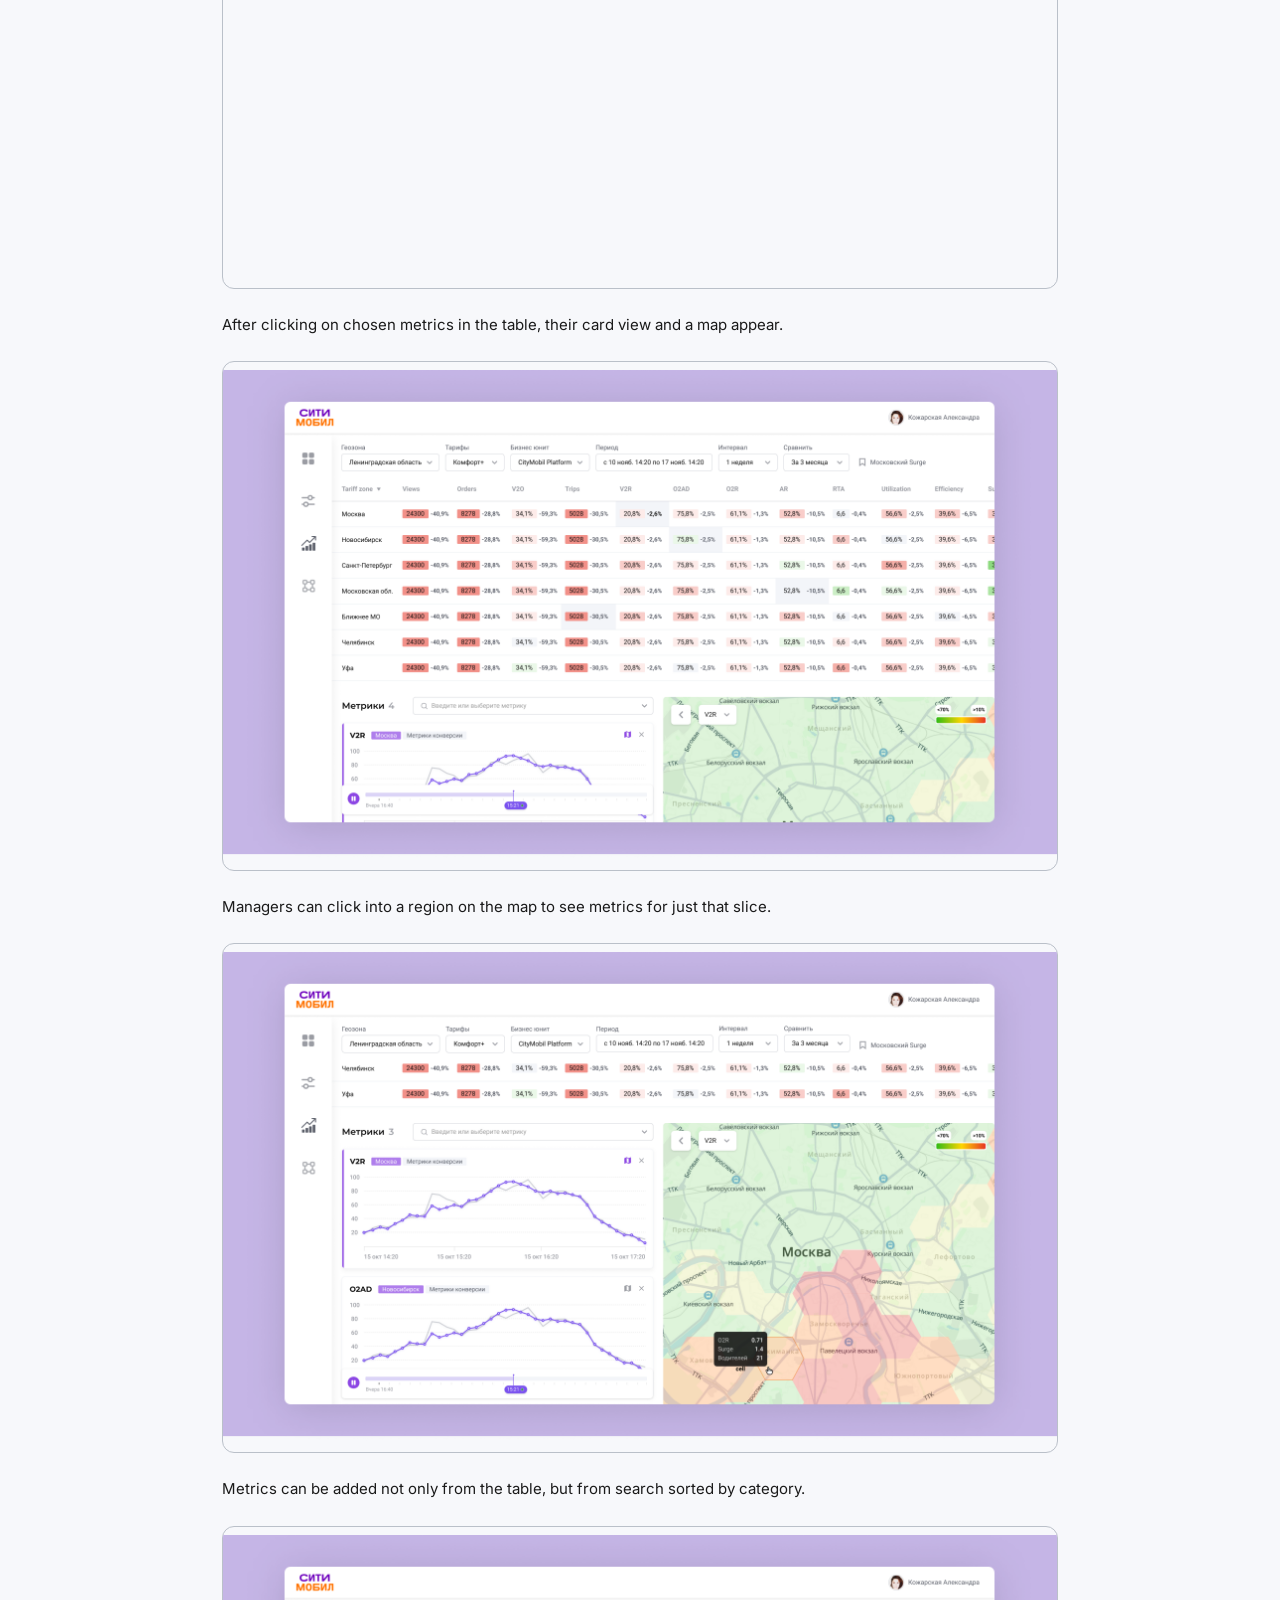
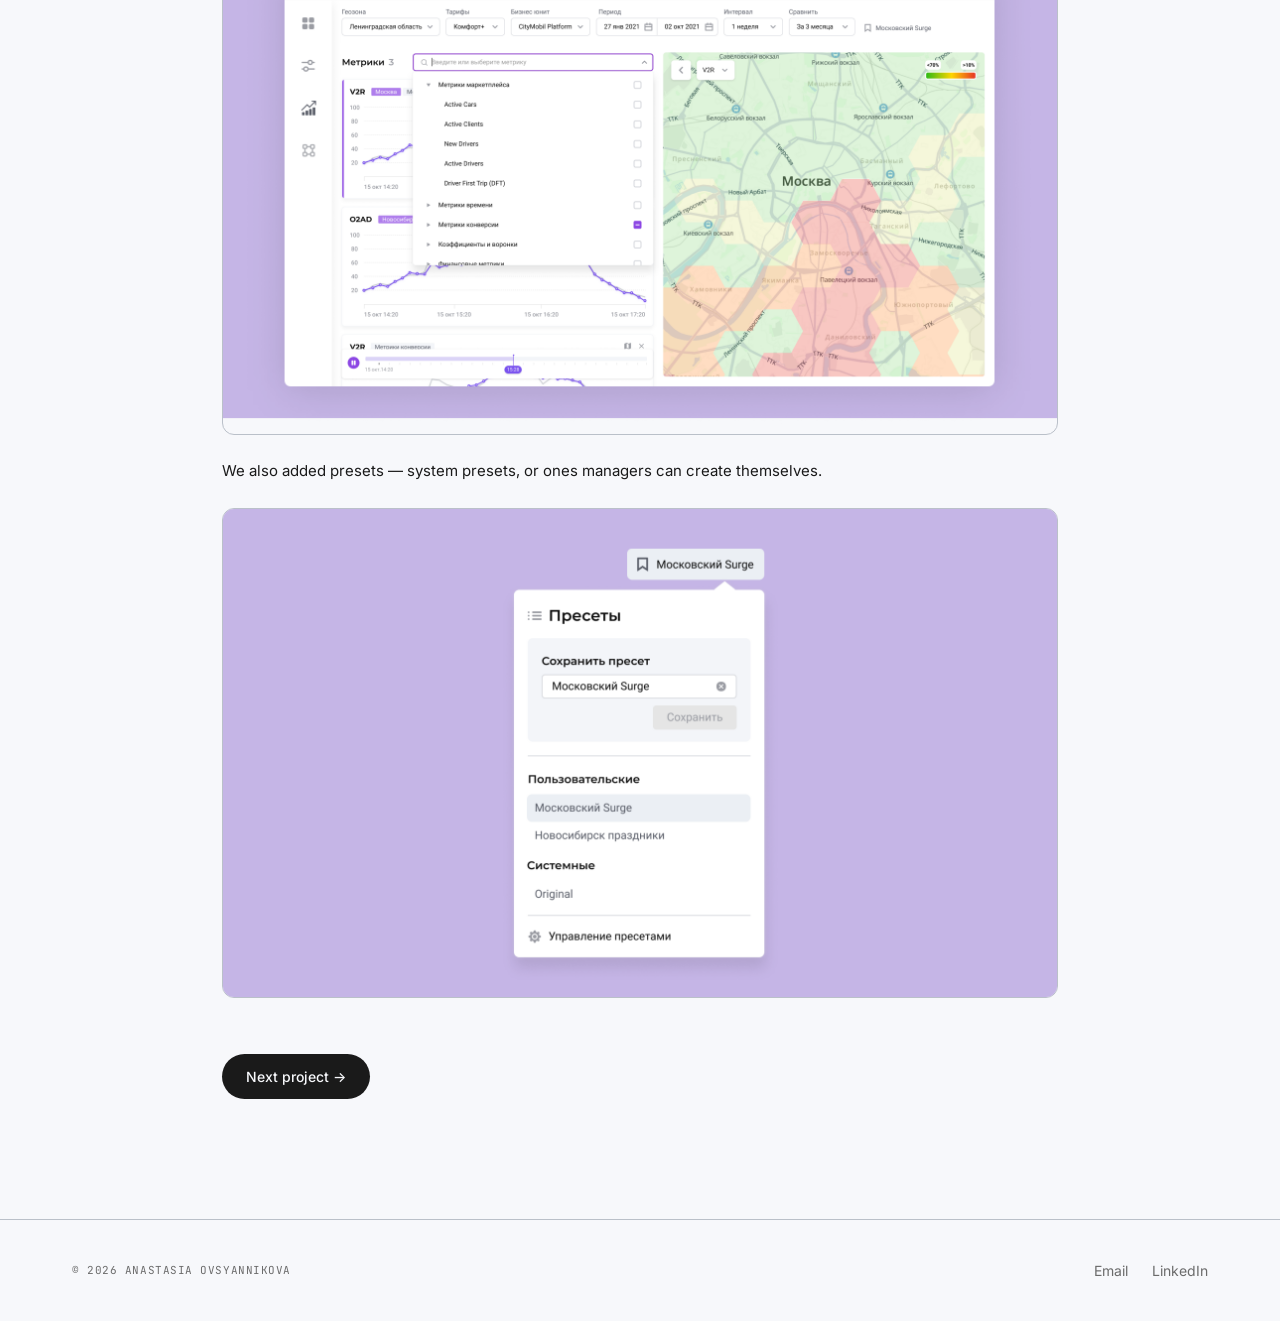
<file: cases/geoanalytics.html>
<!DOCTYPE html>
<html lang="en">
<head>
  <meta charset="UTF-8">
  <meta name="viewport" content="width=device-width, initial-scale=1.0">
  <title>Geoanalytics — Anastasia Ovsyannikova</title>
  <meta name="description" content="A tool for operating managers to spot supply/demand imbalance across cities.">
  <link rel="icon" href="../favicon.svg" type="image/svg+xml">
  <meta property="og:image" content="https://nastya-ovs.github.io/portfolio/images/og-image.png">
  <link rel="preconnect" href="https://fonts.googleapis.com">
  <link rel="preconnect" href="https://fonts.gstatic.com" crossorigin>
  <link href="https://fonts.googleapis.com/css2?family=Inter:wght@400;500;600;700&family=JetBrains+Mono:wght@500&display=swap" rel="stylesheet">
  <link rel="stylesheet" href="../styles.css">
</head>
<body>
  <header class="site-header" id="siteHeader">
    <div class="container header-inner">
      <a href="../index.html" class="site-logo">Anastasia Ovsyannikova</a>
      <nav class="site-nav" aria-label="Primary">
        <a href="../index.html#projects" data-i18n="nav.projects">Projects</a>
        <a href="../index.html#about" data-i18n="nav.about">About</a>
        <a href="../index.html#contact" data-i18n="nav.contact">Contact</a>
        <a href="../Ovsyannikova_CV.pdf" download class="nav-resume" data-i18n="nav.resume">
          <span>Resume</span>
          <svg class="nav-resume__icon" width="14" height="14" viewBox="0 0 24 24" fill="none" stroke="currentColor" stroke-width="2" stroke-linecap="round" stroke-linejoin="round" aria-hidden="true"><path d="M21 15v4a2 2 0 0 1-2 2H5a2 2 0 0 1-2-2v-4"/><polyline points="7 10 12 15 17 10"/><line x1="12" y1="15" x2="12" y2="3"/></svg>
        </a>
        <button class="lang-toggle" id="langToggle" aria-label="Toggle language">
          <span data-lang-btn="en">EN</span>
          <span class="lang-toggle__sep">/</span>
          <span data-lang-btn="ru">RU</span>
        </button>
      </nav>
    </div>
  </header>

  <main class="case container">
    <a href="../index.html#projects" class="case__back" data-i18n="case.back">← Back to projects</a>
    <p class="mono case__breadcrumb">Citymobil · B2B · Data Viz</p>
    <h1 class="case__title" data-lang-content>
      <span data-lang="en">Geoanalytics</span>
      <span data-lang="ru">Геоаналитика</span>
    </h1>
    <div class="case__lead" data-lang-content>
      <p data-lang="en">At Citymobil I designed the Geoanalytics module inside Atlas — an analytics system that helps managers understand overall city conditions and choose mechanics to shift supply/demand balance.</p>
      <p data-lang="ru">В Ситимобил я работала над интерфейсом Геоаналитики — раздела продукта Атлас. Атлас — аналитическая система, которая помогает менеджерам оценить общее состояние города и выбрать механики для изменения баланса спроса и предложения.</p>
    </div>

    <dl class="case__meta">
      <div><dt class="mono" data-i18n="case.role">Role</dt><dd>Product Designer</dd></div>
      <div><dt class="mono" data-i18n="case.timeline">Timeline</dt><dd>2021 — 2022</dd></div>
      <div><dt class="mono" data-i18n="case.team">Team</dt><dd>PM, 4 engineers</dd></div>
      <div><dt class="mono" data-i18n="case.result">Result</dt><dd>Shipped to ops managers</dd></div>
    </dl>

    <figure class="case__hero">
      <img src="../images/projects/geoanalytics/main.png" alt="Geoanalytics dashboard overview">
    </figure>

    <section class="case__section">
      <h2 class="case__section-title" data-i18n="case.problem">The Problem</h2>
      <div class="case__prose" data-lang-content>
        <div data-lang="en">
          <p>Operating managers needed to assess city conditions over a period (a week, a month, several months) to see whether promotions worked, spot trends, and plan long-term strategy.</p>
          <p>Before Geoanalytics they used several sources at once: metrics tables in Tableau, and a separate service with heat maps per metric. On any filter change the map service reloaded slowly. To build a report managers took screenshots from both and compared them by hand. It was slow and painful.</p>
        </div>
        <div data-lang="ru">
          <p>Операционным менеджерам нужно было оценивать ситуацию в городе за период (неделя, месяц, несколько месяцев) — понять, сработали ли акции, увидеть тенденции, принять долгосрочную стратегию исправления дисбаланса.</p>
          <p>До Геоаналитики менеджеры пользовались сразу несколькими источниками: таблицы с метриками в Tableau, отдельный сервис с тепловыми картами по каждой метрике. При малейшем изменении фильтров карта долго грузилась. Чтобы сделать отчёт, менеджеры делали скриншоты из обоих сервисов и сопоставляли между собой — это было неудобно и отнимало много времени.</p>
        </div>
      </div>
    </section>

    <section class="case__section">
      <h2 class="case__section-title" data-i18n="case.process">The Process</h2>
      <div class="case__prose" data-lang-content>
        <div data-lang="en">
          <p>We needed a single service that combined supply and demand data across all business metrics, and let managers view metrics both as tables and on a map when applicable. This would let them react to supply/demand shifts faster and use their promotion budgets more effectively.</p>
        </div>
        <div data-lang="ru">
          <p>Нужен был сервис, который объединял бы информацию о спросе и предложении на основе всех известных бизнес-показателей и давал возможность смотреть метрики и в таблице, и на карте — когда это возможно для выбранного типа метрик. Это позволило бы оперативнее реагировать на изменения спроса/предложения и эффективнее распоряжаться миллионами рублей, которые менеджеры тратили на промо.</p>
        </div>
      </div>
    </section>

    <section class="case__section">
      <h2 class="case__section-title" data-i18n="case.solution">The Solution</h2>
      <div class="case__prose" data-lang-content>
        <div data-lang="en">
          <p>By default the manager sees a table of all metrics across cities in the selected region. On the right, week-over-week changes are shown in %, so managers can quickly see how each metric shifted from the previous week.</p>
          <figure><img src="../images/projects/geoanalytics/1.png" alt="Default table view of metrics across cities"></figure>
          <p>After clicking on chosen metrics in the table, their card view and a map appear.</p>
          <figure><img src="../images/projects/geoanalytics/2.png" alt="Card view and map for selected metrics"></figure>
          <p>Managers can click into a region on the map to see metrics for just that slice.</p>
          <figure><img src="../images/projects/geoanalytics/3.png" alt="Region-specific metrics on the map"></figure>
          <p>Metrics can be added not only from the table, but from search sorted by category.</p>
          <figure><img src="../images/projects/geoanalytics/4.png" alt="Search across metrics by category"></figure>
          <p>We also added presets — system presets, or ones managers can create themselves.</p>
          <figure><img src="../images/projects/geoanalytics/5.png" alt="Preset system for managers"></figure>
        </div>
        <div data-lang="ru">
          <p>Изначально менеджер видит таблицу со всеми метриками по городам в выбранной области. Справа в процентах показывается week-over-week — чтобы менеджер мог сразу понять, как изменилась метрика по сравнению с прошлой неделей.</p>
          <figure><img src="../images/projects/geoanalytics/1.png" alt="Таблица метрик по городам"></figure>
          <p>После клика на нужные метрики в таблице появляется их карточное представление и карта.</p>
          <figure><img src="../images/projects/geoanalytics/2.png" alt="Карточки и карта выбранных метрик"></figure>
          <p>На карте можно кликнуть в нужную область и посмотреть метрики именно для этого кусочка.</p>
          <figure><img src="../images/projects/geoanalytics/3.png" alt="Метрики выбранной области на карте"></figure>
          <p>Метрики можно добавлять не только из таблицы, но и из поиска, где они отсортированы по категориям.</p>
          <figure><img src="../images/projects/geoanalytics/4.png" alt="Поиск по категориям метрик"></figure>
          <p>Добавили возможность использовать пресеты — системные, либо создавать свои.</p>
          <figure><img src="../images/projects/geoanalytics/5.png" alt="Пресеты для менеджеров"></figure>
        </div>
      </div>
    </section>

    <a href="intranet.html" class="case__next" data-i18n="case.next">Next project →</a>
  </main>

  <footer class="site-footer">
    <div class="container site-footer__inner">
      <p class="mono" data-i18n="footer.copyright">© 2026 Anastasia Ovsyannikova</p>
      <nav class="site-footer__links" aria-label="Footer">
        <a href="mailto:nastya.ovs2016@gmail.com?subject=Portfolio%20inquiry">Email</a>
        <a href="https://www.linkedin.com/in/aovsyannikova/" target="_blank" rel="noopener">LinkedIn</a>
      </nav>
    </div>
  </footer>

  <script src="../script.js" data-base="../"></script>
</body>
</html>
</file>
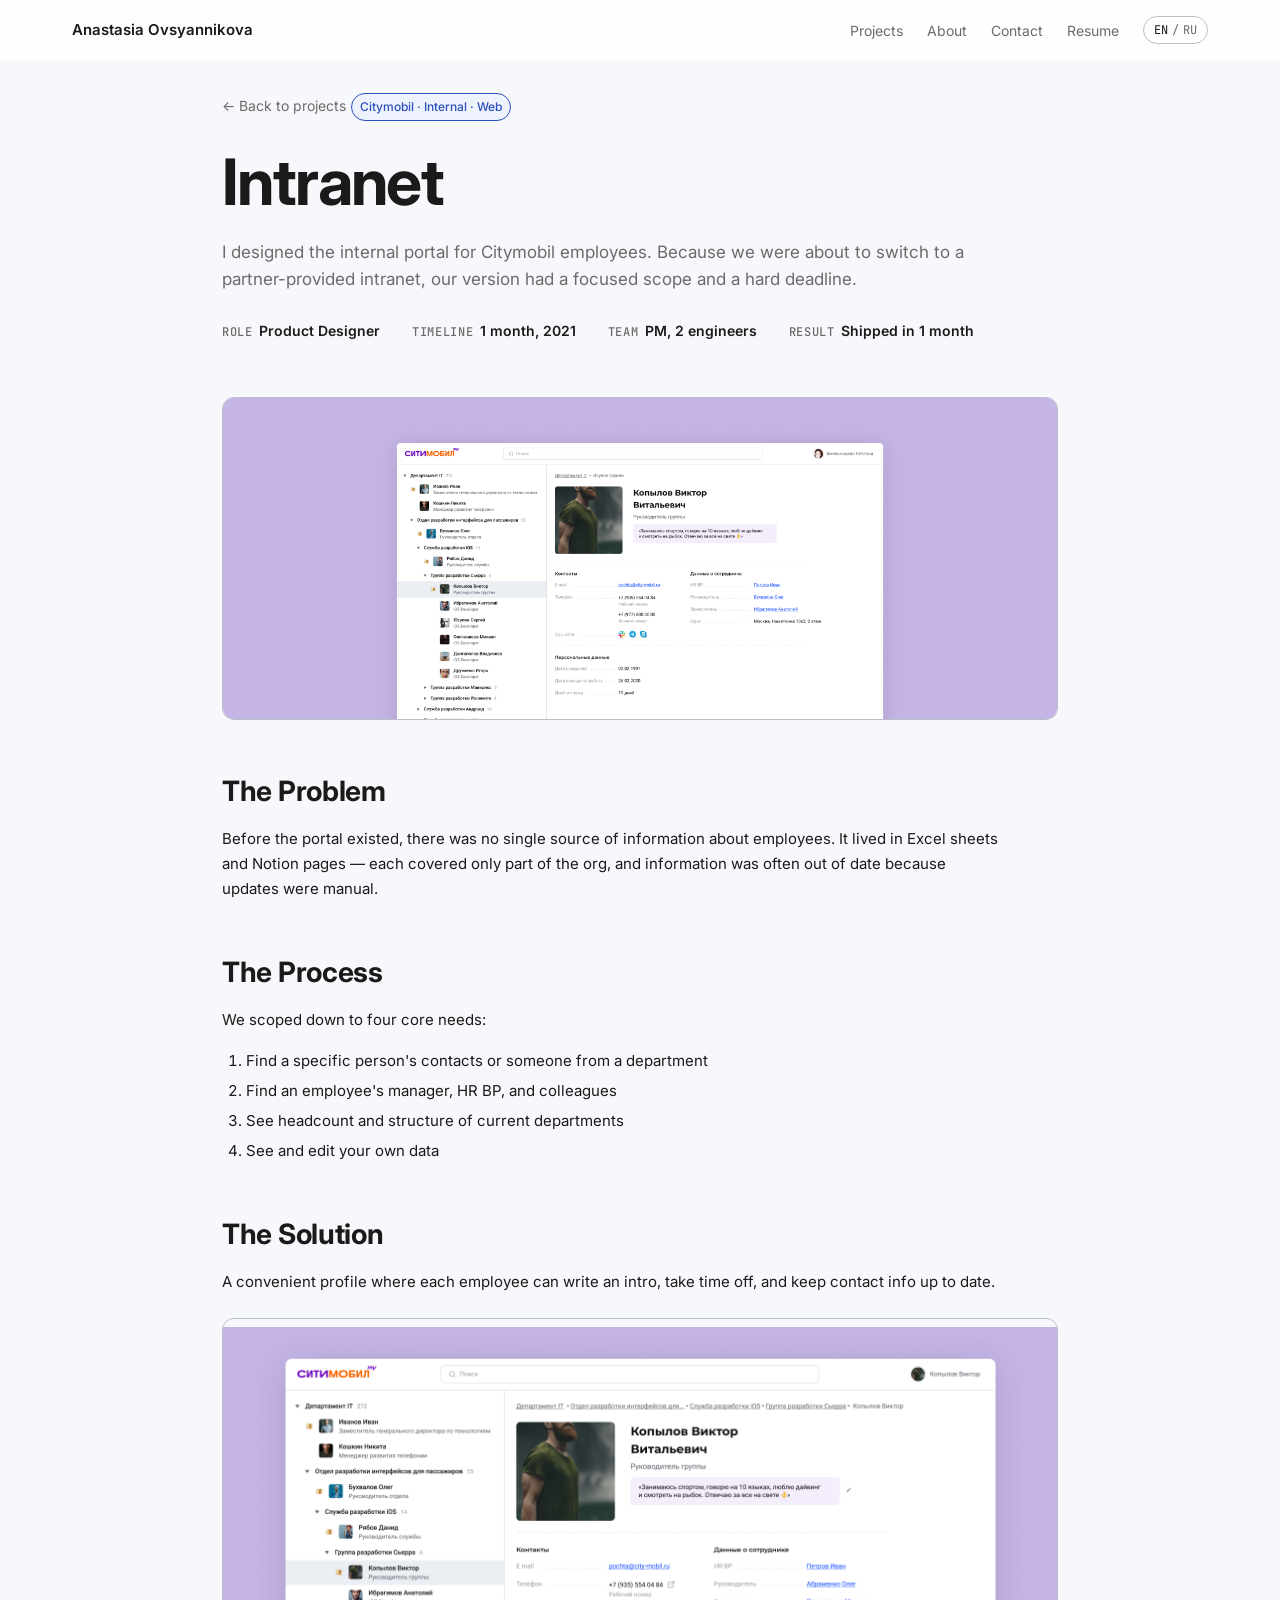
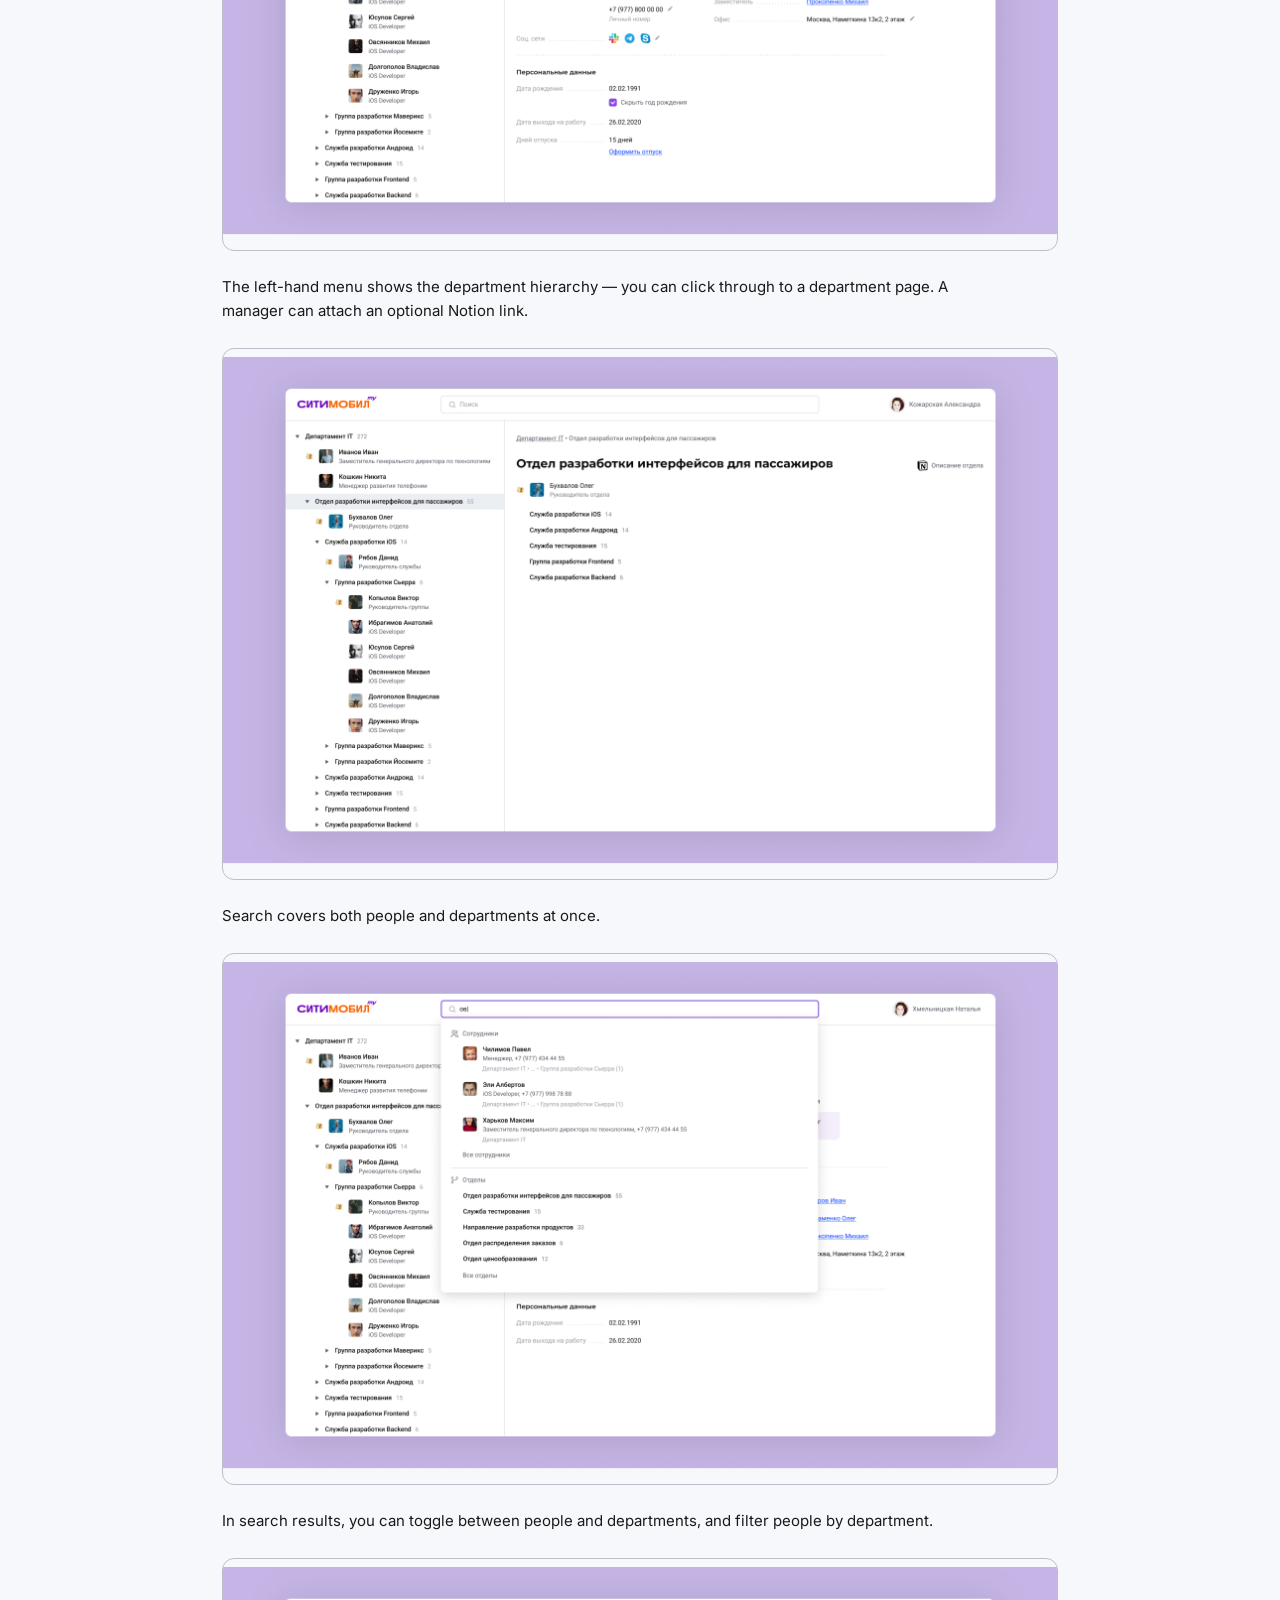
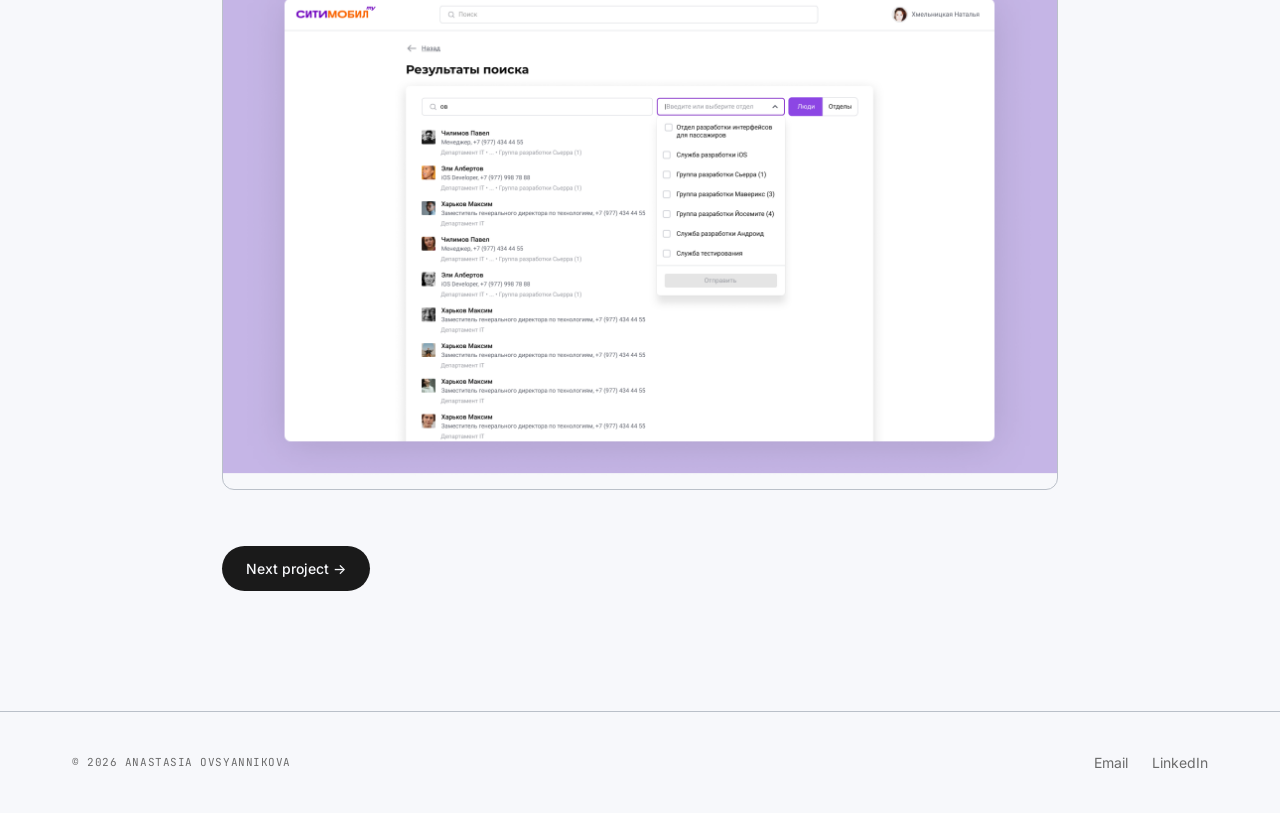
<file: cases/intranet.html>
<!DOCTYPE html>
<html lang="en">
<head>
  <meta charset="UTF-8">
  <meta name="viewport" content="width=device-width, initial-scale=1.0">
  <title>Intranet — Anastasia Ovsyannikova</title>
  <meta name="description" content="Internal employee portal built in one month.">
  <link rel="icon" href="../favicon.svg" type="image/svg+xml">
  <meta property="og:image" content="https://nastya-ovs.github.io/portfolio/images/og-image.png">
  <link rel="preconnect" href="https://fonts.googleapis.com">
  <link rel="preconnect" href="https://fonts.gstatic.com" crossorigin>
  <link href="https://fonts.googleapis.com/css2?family=Inter:wght@400;500;600;700&family=JetBrains+Mono:wght@500&display=swap" rel="stylesheet">
  <link rel="stylesheet" href="../styles.css">
</head>
<body>
  <header class="site-header" id="siteHeader">
    <div class="container header-inner">
      <a href="../index.html" class="site-logo">Anastasia Ovsyannikova</a>
      <nav class="site-nav" aria-label="Primary">
        <a href="../index.html#projects" data-i18n="nav.projects">Projects</a>
        <a href="../index.html#about" data-i18n="nav.about">About</a>
        <a href="../index.html#contact" data-i18n="nav.contact">Contact</a>
        <a href="../Ovsyannikova_CV.pdf" download class="nav-resume" data-i18n="nav.resume">
          <span>Resume</span>
          <svg class="nav-resume__icon" width="14" height="14" viewBox="0 0 24 24" fill="none" stroke="currentColor" stroke-width="2" stroke-linecap="round" stroke-linejoin="round" aria-hidden="true"><path d="M21 15v4a2 2 0 0 1-2 2H5a2 2 0 0 1-2-2v-4"/><polyline points="7 10 12 15 17 10"/><line x1="12" y1="15" x2="12" y2="3"/></svg>
        </a>
        <button class="lang-toggle" id="langToggle" aria-label="Toggle language">
          <span data-lang-btn="en">EN</span>
          <span class="lang-toggle__sep">/</span>
          <span data-lang-btn="ru">RU</span>
        </button>
      </nav>
    </div>
  </header>

  <main class="case container">
    <a href="../index.html#projects" class="case__back" data-i18n="case.back">← Back to projects</a>
    <p class="mono case__breadcrumb">Citymobil · Internal · Web</p>
    <h1 class="case__title" data-lang-content>
      <span data-lang="en">Intranet</span>
      <span data-lang="ru">Интранет</span>
    </h1>
    <div class="case__lead" data-lang-content>
      <p data-lang="en">I designed the internal portal for Citymobil employees. Because we were about to switch to a partner-provided intranet, our version had a focused scope and a hard deadline.</p>
      <p data-lang="ru">Я работала над созданием внутреннего портала для сотрудников Ситимобил. В скором времени мы должны были перейти на интранет от партнёров, поэтому нужен был портал с ограниченным функционалом и конкретной целью.</p>
    </div>

    <dl class="case__meta">
      <div><dt class="mono" data-i18n="case.role">Role</dt><dd>Product Designer</dd></div>
      <div><dt class="mono" data-i18n="case.timeline">Timeline</dt><dd>1 month, 2021</dd></div>
      <div><dt class="mono" data-i18n="case.team">Team</dt><dd>PM, 2 engineers</dd></div>
      <div><dt class="mono" data-i18n="case.result">Result</dt><dd>Shipped in 1 month</dd></div>
    </dl>

    <figure class="case__hero">
      <img src="../images/projects/intranet/main.png" alt="Intranet main screen">
    </figure>

    <section class="case__section">
      <h2 class="case__section-title" data-i18n="case.problem">The Problem</h2>
      <div class="case__prose" data-lang-content>
        <div data-lang="en">
          <p>Before the portal existed, there was no single source of information about employees. It lived in Excel sheets and Notion pages — each covered only part of the org, and information was often out of date because updates were manual.</p>
        </div>
        <div data-lang="ru">
          <p>До появления портала не было единого источника, где была бы собрана информация по всем сотрудникам. Были либо Excel-таблицы, либо странички в Notion, но везде была только часть сотрудников, и информация не всегда была актуальна — обновляли вручную.</p>
        </div>
      </div>
    </section>

    <section class="case__section">
      <h2 class="case__section-title" data-i18n="case.process">The Process</h2>
      <div class="case__prose" data-lang-content>
        <div data-lang="en">
          <p>We scoped down to four core needs:</p>
          <ol>
            <li>Find a specific person's contacts or someone from a department</li>
            <li>Find an employee's manager, HR BP, and colleagues</li>
            <li>See headcount and structure of current departments</li>
            <li>See and edit your own data</li>
          </ol>
        </div>
        <div data-lang="ru">
          <p>Мы сузили скоуп до четырёх основных задач:</p>
          <ol>
            <li>Поиск контактов конкретного человека или кого-то из отдела</li>
            <li>Поиск руководителя, HR BP и коллег отдельного сотрудника</li>
            <li>Возможность увидеть количество людей и структуру департаментов</li>
            <li>Возможность увидеть и изменить свои данные</li>
          </ol>
        </div>
      </div>
    </section>

    <section class="case__section">
      <h2 class="case__section-title" data-i18n="case.solution">The Solution</h2>
      <div class="case__prose" data-lang-content>
        <div data-lang="en">
          <p>A convenient profile where each employee can write an intro, take time off, and keep contact info up to date.</p>
          <figure><img src="../images/projects/intranet/1.png" alt="Employee profile"></figure>
          <p>The left-hand menu shows the department hierarchy — you can click through to a department page. A manager can attach an optional Notion link.</p>
          <figure><img src="../images/projects/intranet/2.png" alt="Department hierarchy in left menu"></figure>
          <p>Search covers both people and departments at once.</p>
          <figure><img src="../images/projects/intranet/3.png" alt="Search across people and departments"></figure>
          <p>In search results, you can toggle between people and departments, and filter people by department.</p>
          <figure><img src="../images/projects/intranet/4.png" alt="Search results with filters"></figure>
        </div>
        <div data-lang="ru">
          <p>Сделали удобный профиль, где каждый сотрудник может написать интро о себе, оформить отпуск и оставить актуальные контактные данные.</p>
          <figure><img src="../images/projects/intranet/1.png" alt="Профиль сотрудника"></figure>
          <p>В левом меню можно посмотреть иерархию отделов и перейти на страницу отдела. Также добавили ссылку на Notion, которую при необходимости мог оставить руководитель.</p>
          <figure><img src="../images/projects/intranet/2.png" alt="Иерархия отделов в левом меню"></figure>
          <p>Поиск ведётся сразу и по сотрудникам, и по отделам.</p>
          <figure><img src="../images/projects/intranet/3.png" alt="Поиск по сотрудникам и отделам"></figure>
          <p>В результатах поиска можно переключаться между сотрудниками и отделами. При поиске человека можно использовать фильтр по отделам.</p>
          <figure><img src="../images/projects/intranet/4.png" alt="Результаты поиска с фильтрами"></figure>
        </div>
      </div>
    </section>

    <a href="operators-account.html" class="case__next" data-i18n="case.next">Next project →</a>
  </main>

  <footer class="site-footer">
    <div class="container site-footer__inner">
      <p class="mono" data-i18n="footer.copyright">© 2026 Anastasia Ovsyannikova</p>
      <nav class="site-footer__links" aria-label="Footer">
        <a href="mailto:nastya.ovs2016@gmail.com?subject=Portfolio%20inquiry">Email</a>
        <a href="https://www.linkedin.com/in/aovsyannikova/" target="_blank" rel="noopener">LinkedIn</a>
      </nav>
    </div>
  </footer>

  <script src="../script.js" data-base="../"></script>
</body>
</html>
</file>
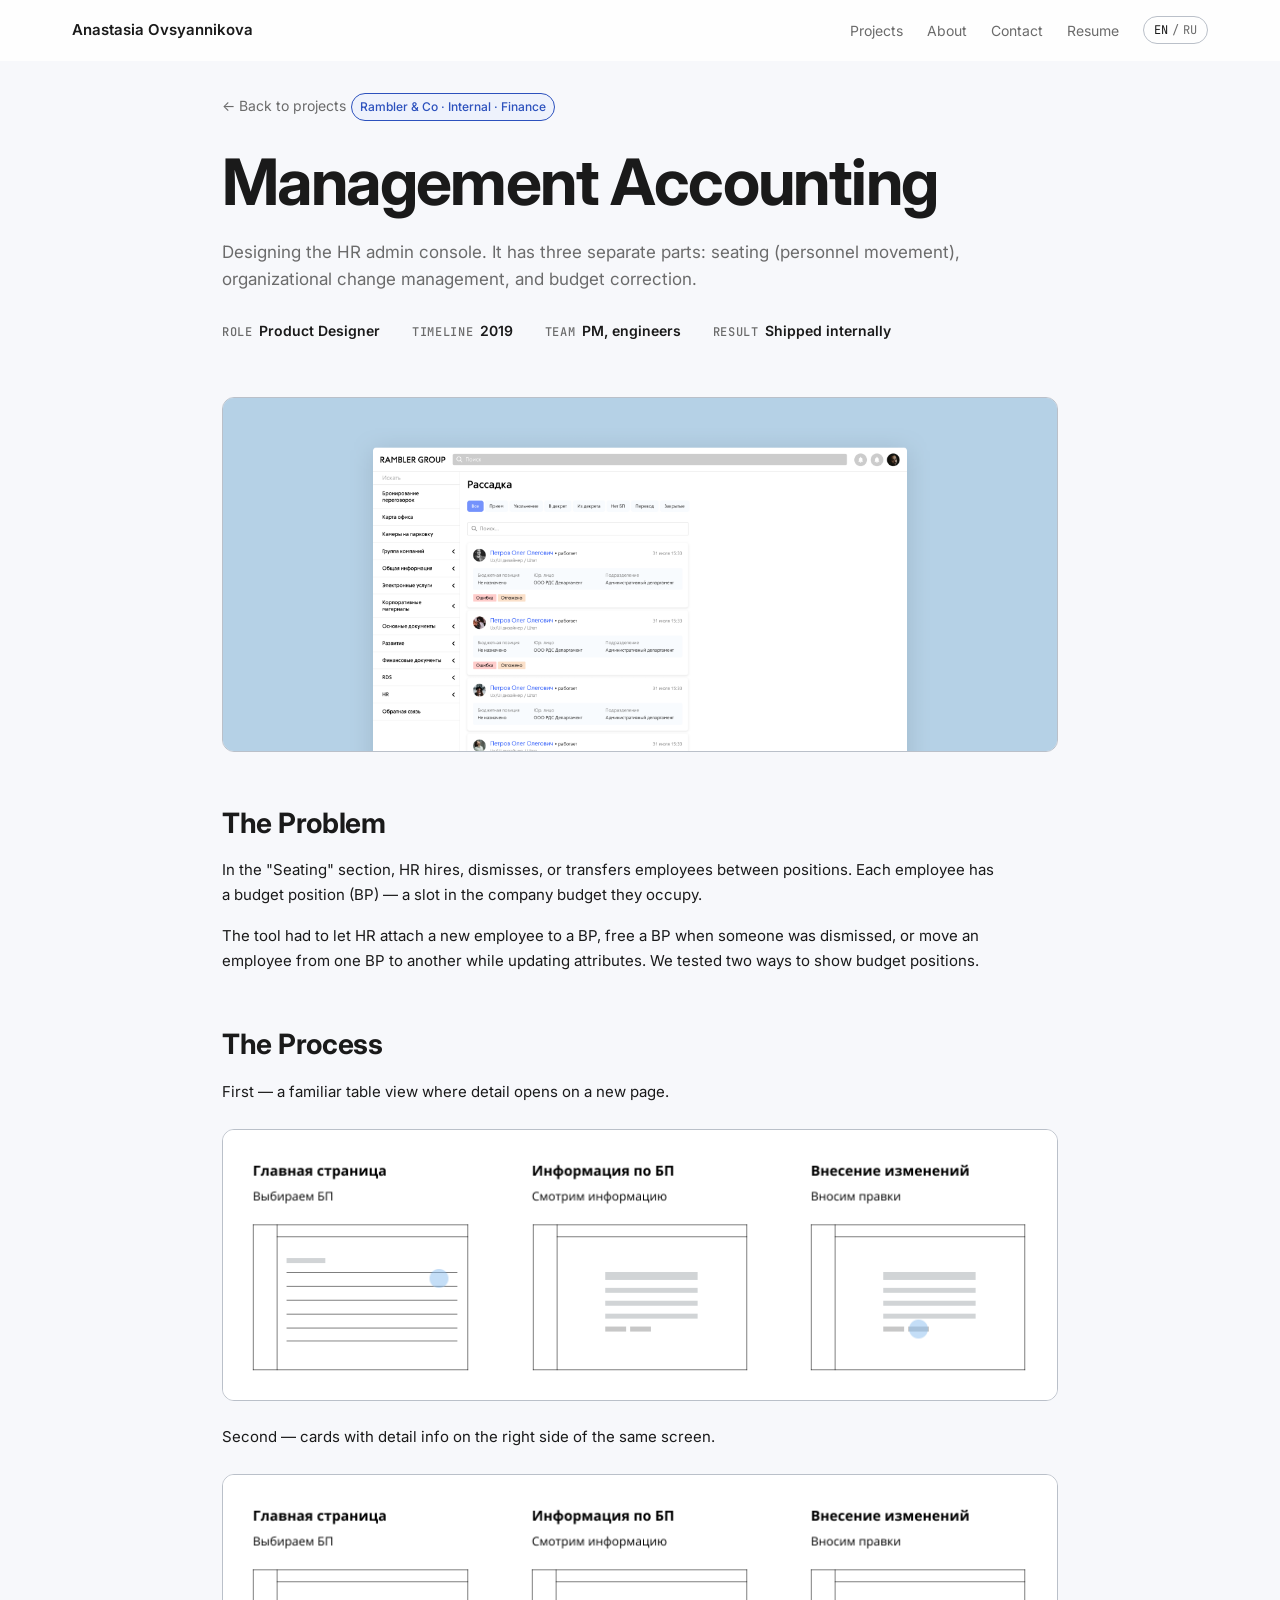
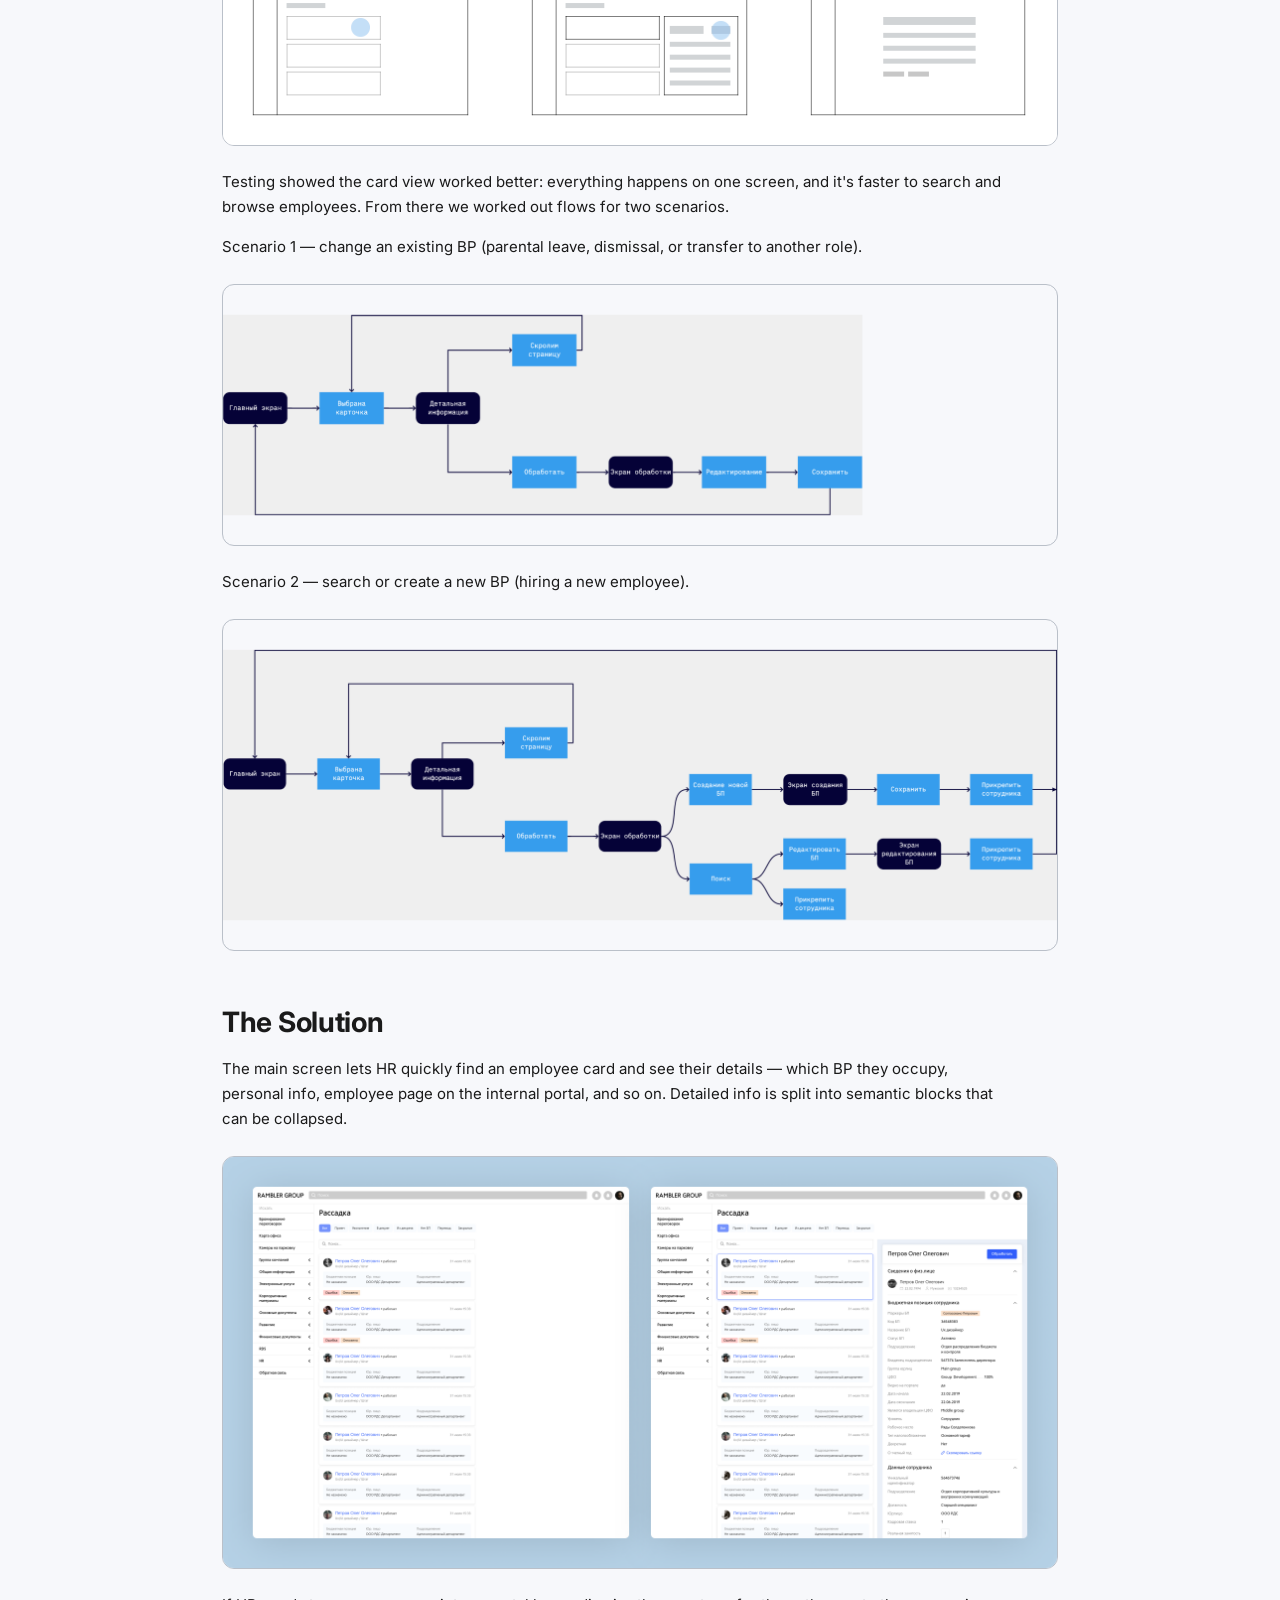
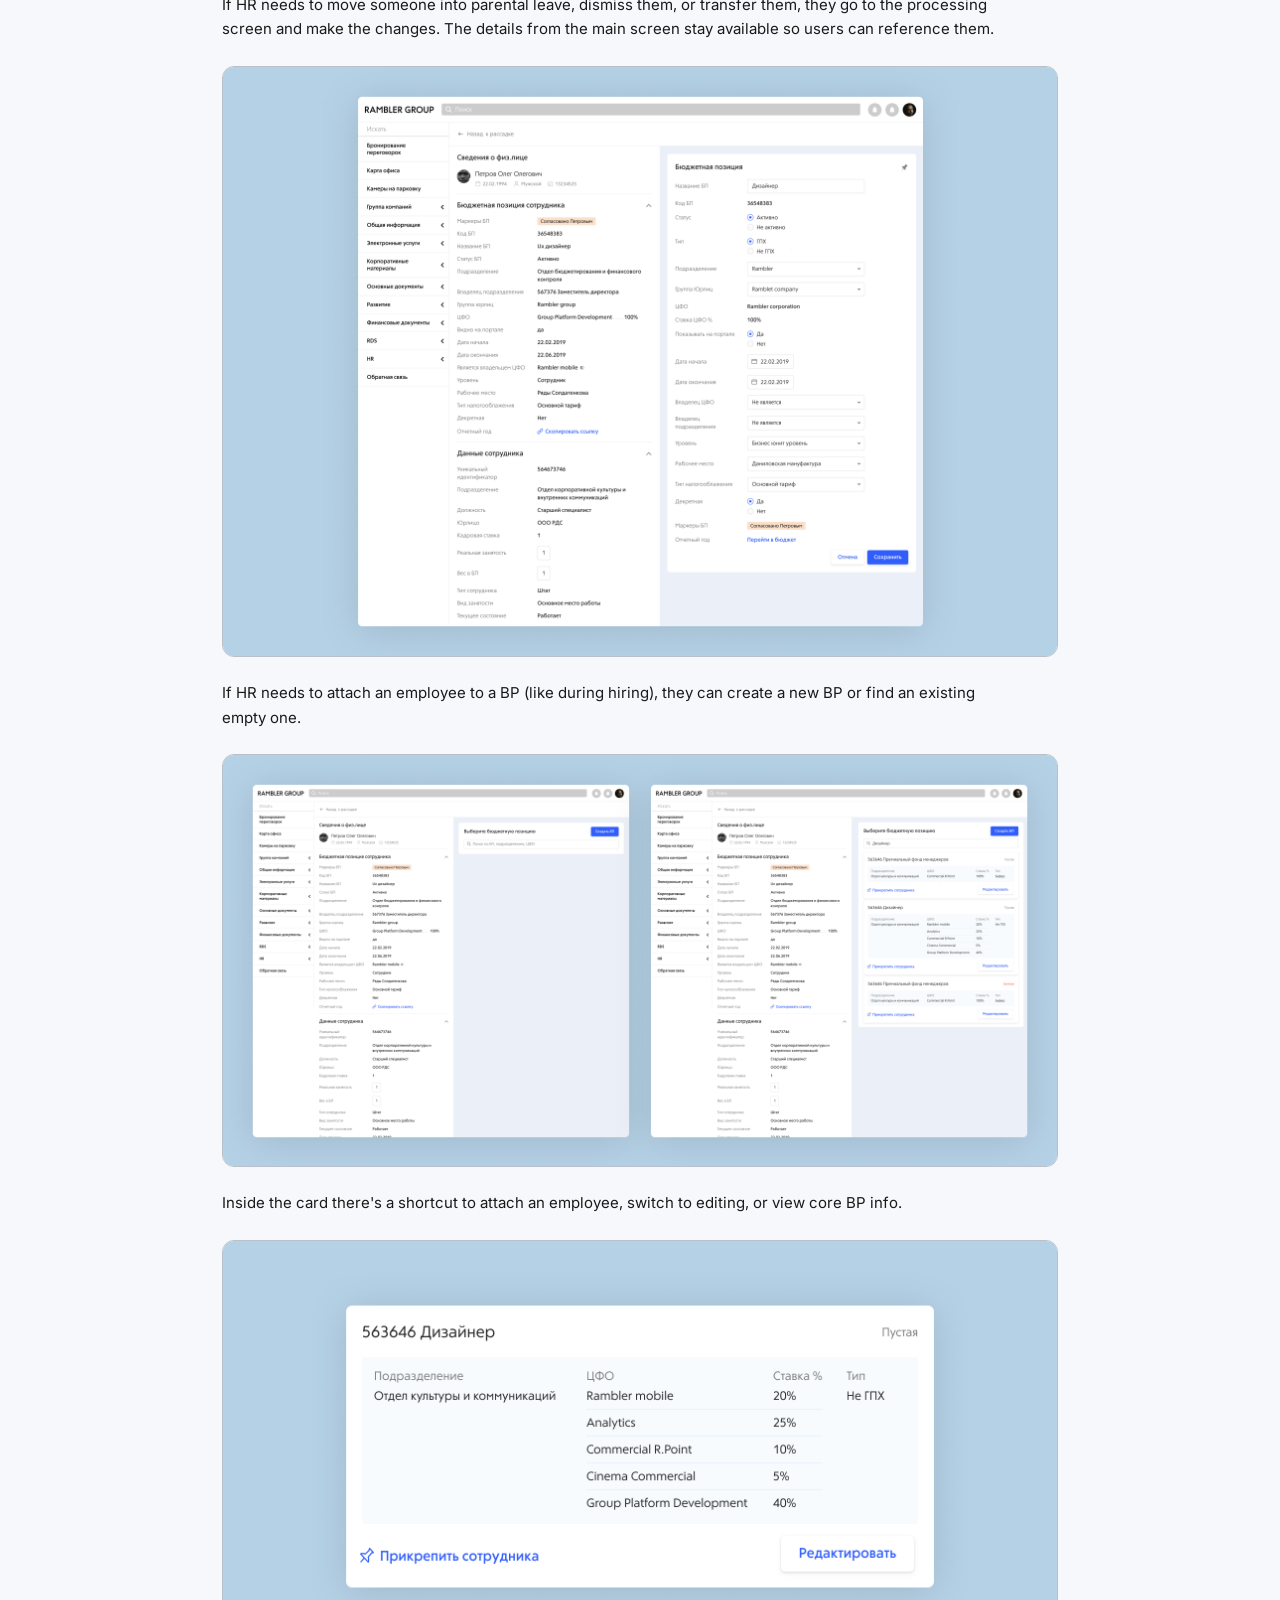
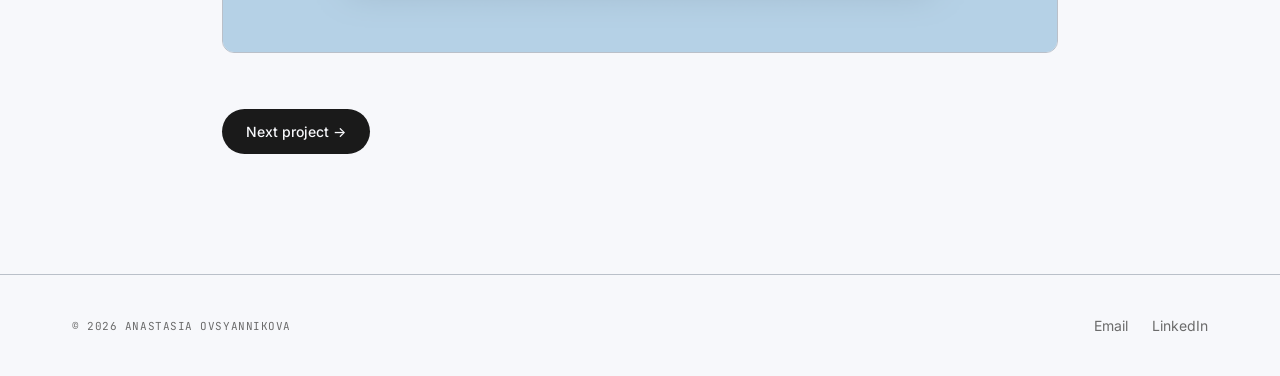
<file: cases/management-accounting.html>
<!DOCTYPE html>
<html lang="en">
<head>
  <meta charset="UTF-8">
  <meta name="viewport" content="width=device-width, initial-scale=1.0">
  <title>Management Accounting — Anastasia Ovsyannikova</title>
  <meta name="description" content="An internal management-accounting system for HR and finance teams at Rambler.">
  <link rel="icon" href="../favicon.svg" type="image/svg+xml">
  <meta property="og:image" content="https://nastya-ovs.github.io/portfolio/images/og-image.png">
  <link rel="preconnect" href="https://fonts.googleapis.com">
  <link rel="preconnect" href="https://fonts.gstatic.com" crossorigin>
  <link href="https://fonts.googleapis.com/css2?family=Inter:wght@400;500;600;700&family=JetBrains+Mono:wght@500&display=swap" rel="stylesheet">
  <link rel="stylesheet" href="../styles.css">
</head>
<body>
  <header class="site-header" id="siteHeader">
    <div class="container header-inner">
      <a href="../index.html" class="site-logo">Anastasia Ovsyannikova</a>
      <nav class="site-nav" aria-label="Primary">
        <a href="../index.html#projects" data-i18n="nav.projects">Projects</a>
        <a href="../index.html#about" data-i18n="nav.about">About</a>
        <a href="../index.html#contact" data-i18n="nav.contact">Contact</a>
        <a href="../Ovsyannikova_CV.pdf" download class="nav-resume" data-i18n="nav.resume">
          <span>Resume</span>
          <svg class="nav-resume__icon" width="14" height="14" viewBox="0 0 24 24" fill="none" stroke="currentColor" stroke-width="2" stroke-linecap="round" stroke-linejoin="round" aria-hidden="true"><path d="M21 15v4a2 2 0 0 1-2 2H5a2 2 0 0 1-2-2v-4"/><polyline points="7 10 12 15 17 10"/><line x1="12" y1="15" x2="12" y2="3"/></svg>
        </a>
        <button class="lang-toggle" id="langToggle" aria-label="Toggle language">
          <span data-lang-btn="en">EN</span>
          <span class="lang-toggle__sep">/</span>
          <span data-lang-btn="ru">RU</span>
        </button>
      </nav>
    </div>
  </header>

  <main class="case container">
    <a href="../index.html#projects" class="case__back" data-i18n="case.back">← Back to projects</a>
    <p class="mono case__breadcrumb">Rambler &amp; Co · Internal · Finance</p>
    <h1 class="case__title" data-lang-content>
      <span data-lang="en">Management Accounting</span>
      <span data-lang="ru">Учётная система</span>
    </h1>
    <div class="case__lead" data-lang-content>
      <p data-lang="en">Designing the HR admin console. It has three separate parts: seating (personnel movement), organizational change management, and budget correction.</p>
      <p data-lang="ru">Задача состояла в проектировании и разработке дизайна личного кабинета HR. Он состоит из трёх отдельных частей: рассадка, сопровождение организационных изменений и корректировка бюджета.</p>
    </div>

    <dl class="case__meta">
      <div><dt class="mono" data-i18n="case.role">Role</dt><dd>Product Designer</dd></div>
      <div><dt class="mono" data-i18n="case.timeline">Timeline</dt><dd>2019</dd></div>
      <div><dt class="mono" data-i18n="case.team">Team</dt><dd>PM, engineers</dd></div>
      <div><dt class="mono" data-i18n="case.result">Result</dt><dd>Shipped internally</dd></div>
    </dl>

    <figure class="case__hero">
      <img src="../images/projects/management-accounting/main.png" alt="Management Accounting main screen">
    </figure>

    <section class="case__section">
      <h2 class="case__section-title" data-i18n="case.problem">The Problem</h2>
      <div class="case__prose" data-lang-content>
        <div data-lang="en">
          <p>In the "Seating" section, HR hires, dismisses, or transfers employees between positions. Each employee has a budget position (BP) — a slot in the company budget they occupy.</p>
          <p>The tool had to let HR attach a new employee to a BP, free a BP when someone was dismissed, or move an employee from one BP to another while updating attributes. We tested two ways to show budget positions.</p>
        </div>
        <div data-lang="ru">
          <p>В разделе «Рассадка» осуществляется приём, увольнение и перевод сотрудника на другую должность. У каждого сотрудника есть своя бюджетная позиция (БП) — слот в бюджете компании, который он занимает.</p>
          <p>Функционал должен позволять прикреплять нового сотрудника к БП, освобождать её от уволенного сотрудника или перемещать сотрудника с одной БП на другую, с изменением необходимых параметров. Мы протестировали два варианта отображения бюджетных позиций.</p>
        </div>
      </div>
    </section>

    <section class="case__section">
      <h2 class="case__section-title" data-i18n="case.process">The Process</h2>
      <div class="case__prose" data-lang-content>
        <div data-lang="en">
          <p>First — a familiar table view where detail opens on a new page.</p>
          <figure><img src="../images/projects/management-accounting/1.png" alt="Table view of budget positions"></figure>
          <p>Second — cards with detail info on the right side of the same screen.</p>
          <figure><img src="../images/projects/management-accounting/2.png" alt="Card view with detail panel"></figure>
          <p>Testing showed the card view worked better: everything happens on one screen, and it's faster to search and browse employees. From there we worked out flows for two scenarios.</p>
          <p>Scenario 1 — change an existing BP (parental leave, dismissal, or transfer to another role).</p>
          <figure><img src="../images/projects/management-accounting/3.png" alt="Scenario for changing a BP"></figure>
          <p>Scenario 2 — search or create a new BP (hiring a new employee).</p>
          <figure><img src="../images/projects/management-accounting/4.png" alt="Scenario for creating a new BP"></figure>
        </div>
        <div data-lang="ru">
          <p>Первый — привычные таблицы, где детальная информация открывается на новой странице.</p>
          <figure><img src="../images/projects/management-accounting/1.png" alt="Табличный вид"></figure>
          <p>Второй — карточки с детальной информацией справа.</p>
          <figure><img src="../images/projects/management-accounting/2.png" alt="Карточный вид с деталями справа"></figure>
          <p>По результатам тестирования пользователи выбрали второй вариант — он оказался удобнее для быстрого поиска и просмотра сотрудников, потому что вся работа ведётся на одном экране. Были проработаны схемы для двух сценариев.</p>
          <p>Сценарий 1 — изменение существующей БП (перевод сотрудника в декрет, увольнение или перевод на другую должность).</p>
          <figure><img src="../images/projects/management-accounting/3.png" alt="Сценарий изменения БП"></figure>
          <p>Сценарий 2 — поиск или создание новой БП (например, при приёме на работу).</p>
          <figure><img src="../images/projects/management-accounting/4.png" alt="Сценарий создания новой БП"></figure>
        </div>
      </div>
    </section>

    <section class="case__section">
      <h2 class="case__section-title" data-i18n="case.solution">The Solution</h2>
      <div class="case__prose" data-lang-content>
        <div data-lang="en">
          <p>The main screen lets HR quickly find an employee card and see their details — which BP they occupy, personal info, employee page on the internal portal, and so on. Detailed info is split into semantic blocks that can be collapsed.</p>
          <figure><img src="../images/projects/management-accounting/5.png" alt="Main screen with collapsible detail blocks"></figure>
          <p>If HR needs to move someone into parental leave, dismiss them, or transfer them, they go to the processing screen and make the changes. The details from the main screen stay available so users can reference them.</p>
          <figure><img src="../images/projects/management-accounting/6.png" alt="Processing screen"></figure>
          <p>If HR needs to attach an employee to a BP (like during hiring), they can create a new BP or find an existing empty one.</p>
          <figure><img src="../images/projects/management-accounting/7.png" alt="Attach to a BP flow"></figure>
          <p>Inside the card there's a shortcut to attach an employee, switch to editing, or view core BP info.</p>
          <figure><img src="../images/projects/management-accounting/8.png" alt="Card actions"></figure>
        </div>
        <div data-lang="ru">
          <p>На главной странице HR может быстро найти нужную карточку сотрудника и посмотреть детальную информацию: к какой БП прикреплён, личные данные, страницу на внутреннем портале и т.д. Детальная информация разбита на смысловые блоки, которые при желании можно свернуть.</p>
          <figure><img src="../images/projects/management-accounting/5.png" alt="Главный экран со сворачиваемыми блоками деталей"></figure>
          <p>Если HR нужно перевести сотрудника в декрет, уволить или перевести на новую должность, он переходит на экран обработки и вносит изменения. Детальная информация с главного экрана остаётся доступной для справки.</p>
          <figure><img src="../images/projects/management-accounting/6.png" alt="Экран обработки изменений"></figure>
          <p>Если HR нужно прикрепить сотрудника к БП (например, при приёме на работу), он попадает на экран, где можно создать новую БП или найти существующую пустую.</p>
          <figure><img src="../images/projects/management-accounting/7.png" alt="Прикрепление сотрудника к БП"></figure>
          <p>В карточке можно сразу прикрепить сотрудника, перейти в редактирование или посмотреть основную информацию по БП.</p>
          <figure><img src="../images/projects/management-accounting/8.png" alt="Действия в карточке"></figure>
        </div>
      </div>
    </section>

    <a href="geoanalytics.html" class="case__next" data-i18n="case.next">Next project →</a>
  </main>

  <footer class="site-footer">
    <div class="container site-footer__inner">
      <p class="mono" data-i18n="footer.copyright">© 2026 Anastasia Ovsyannikova</p>
      <nav class="site-footer__links" aria-label="Footer">
        <a href="mailto:nastya.ovs2016@gmail.com?subject=Portfolio%20inquiry">Email</a>
        <a href="https://www.linkedin.com/in/aovsyannikova/" target="_blank" rel="noopener">LinkedIn</a>
      </nav>
    </div>
  </footer>

  <script src="../script.js" data-base="../"></script>
</body>
</html>
</file>
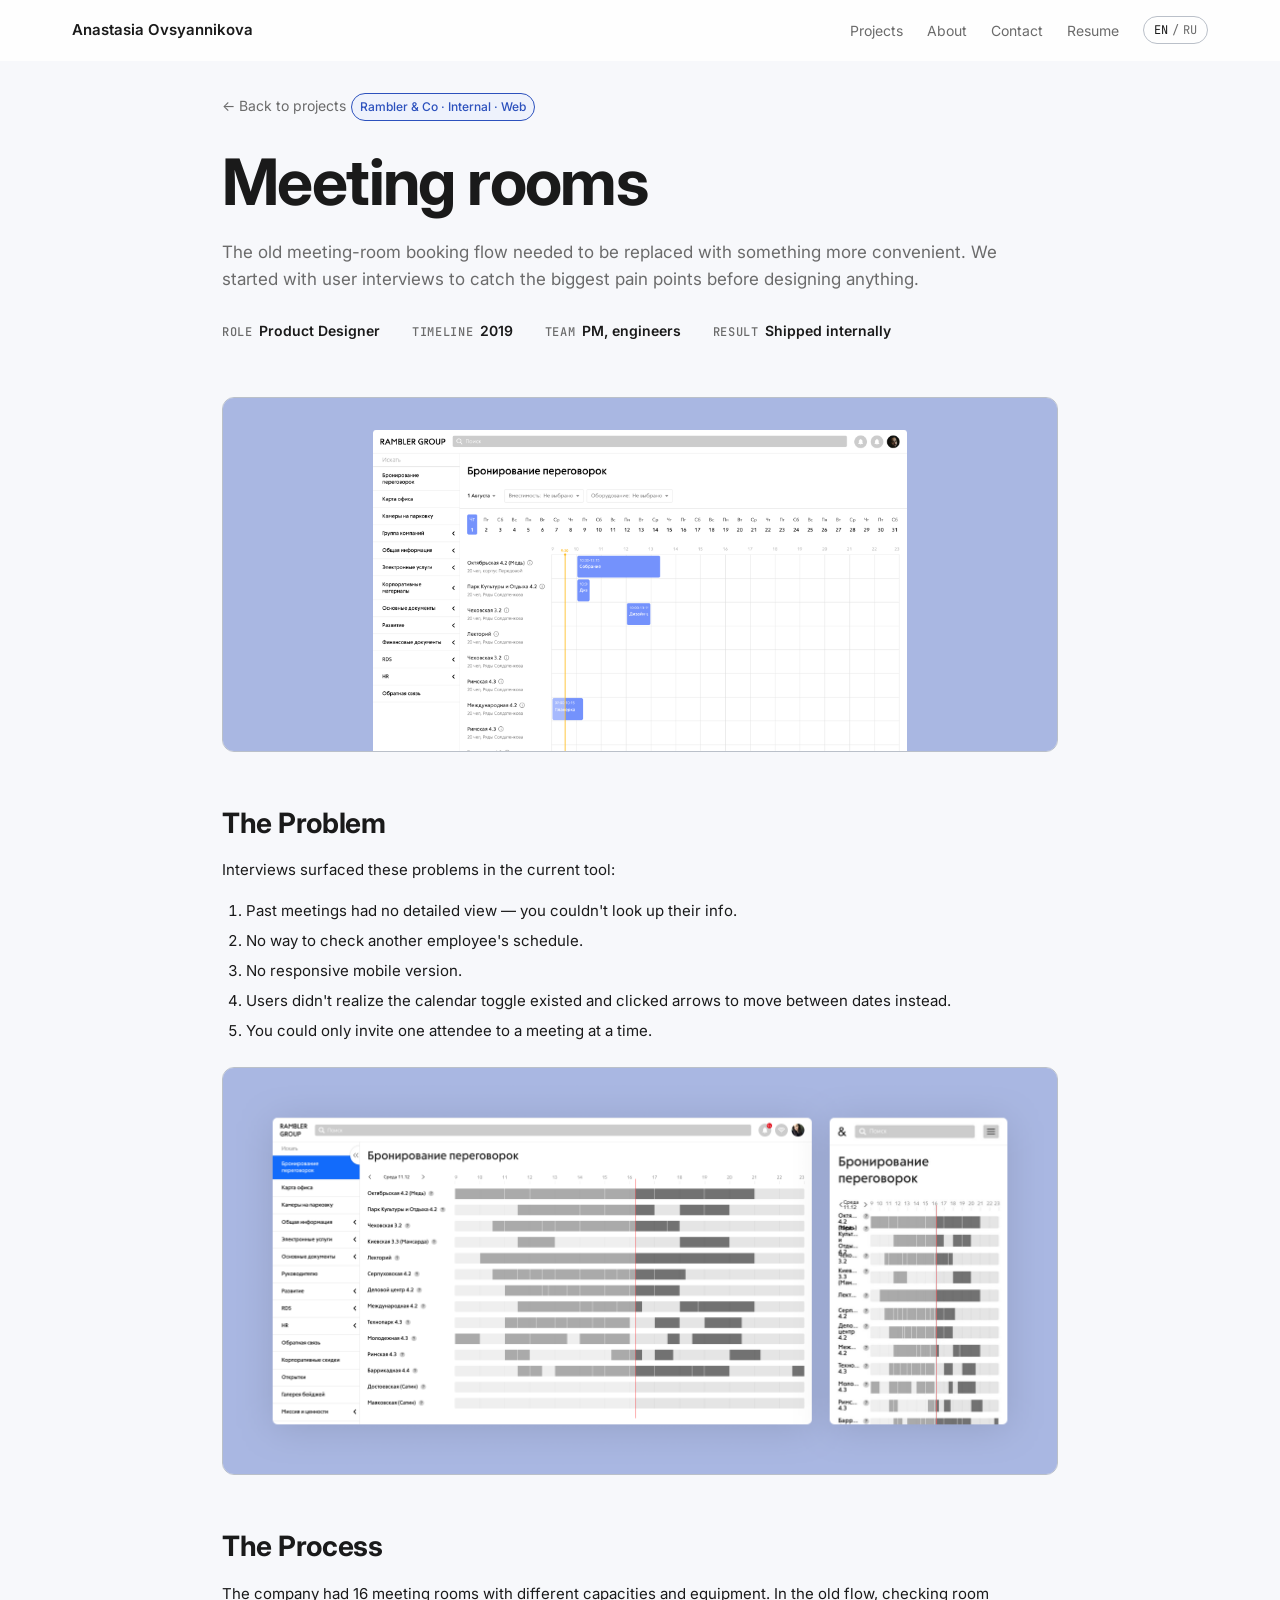
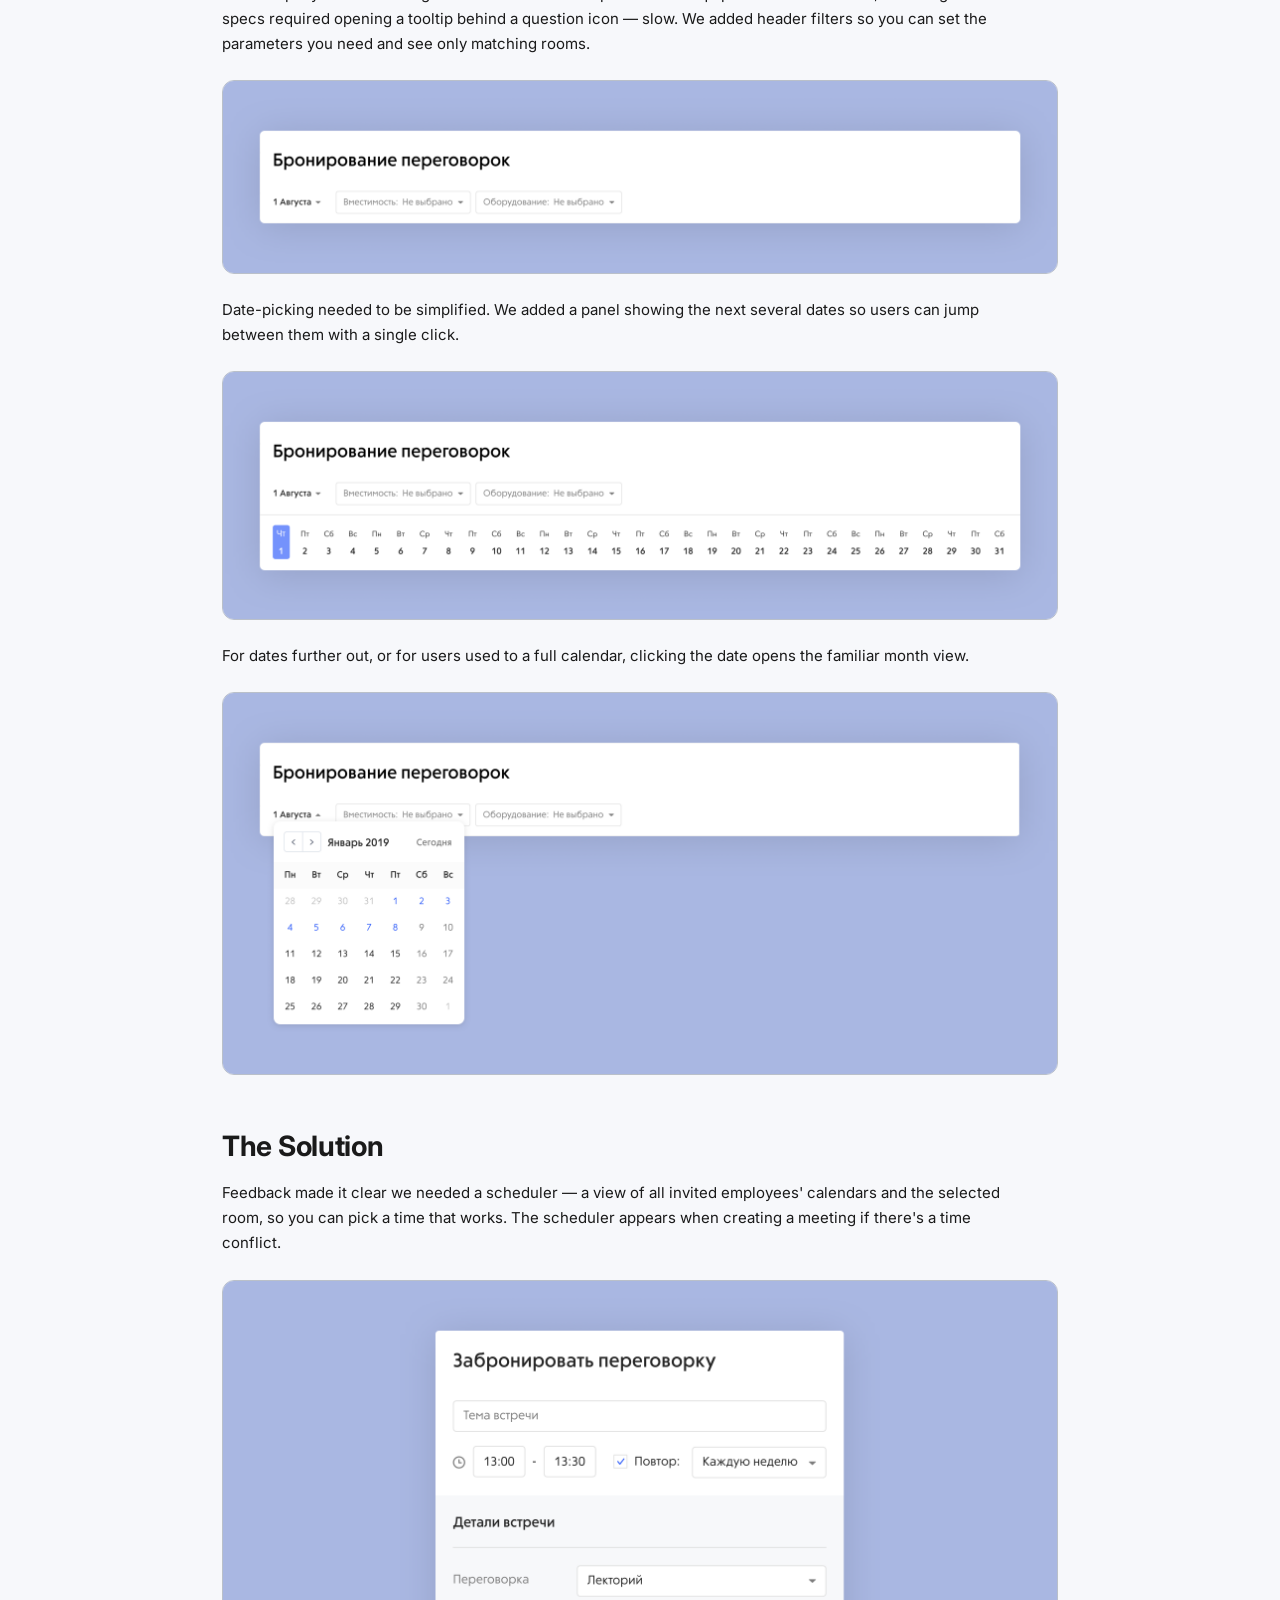
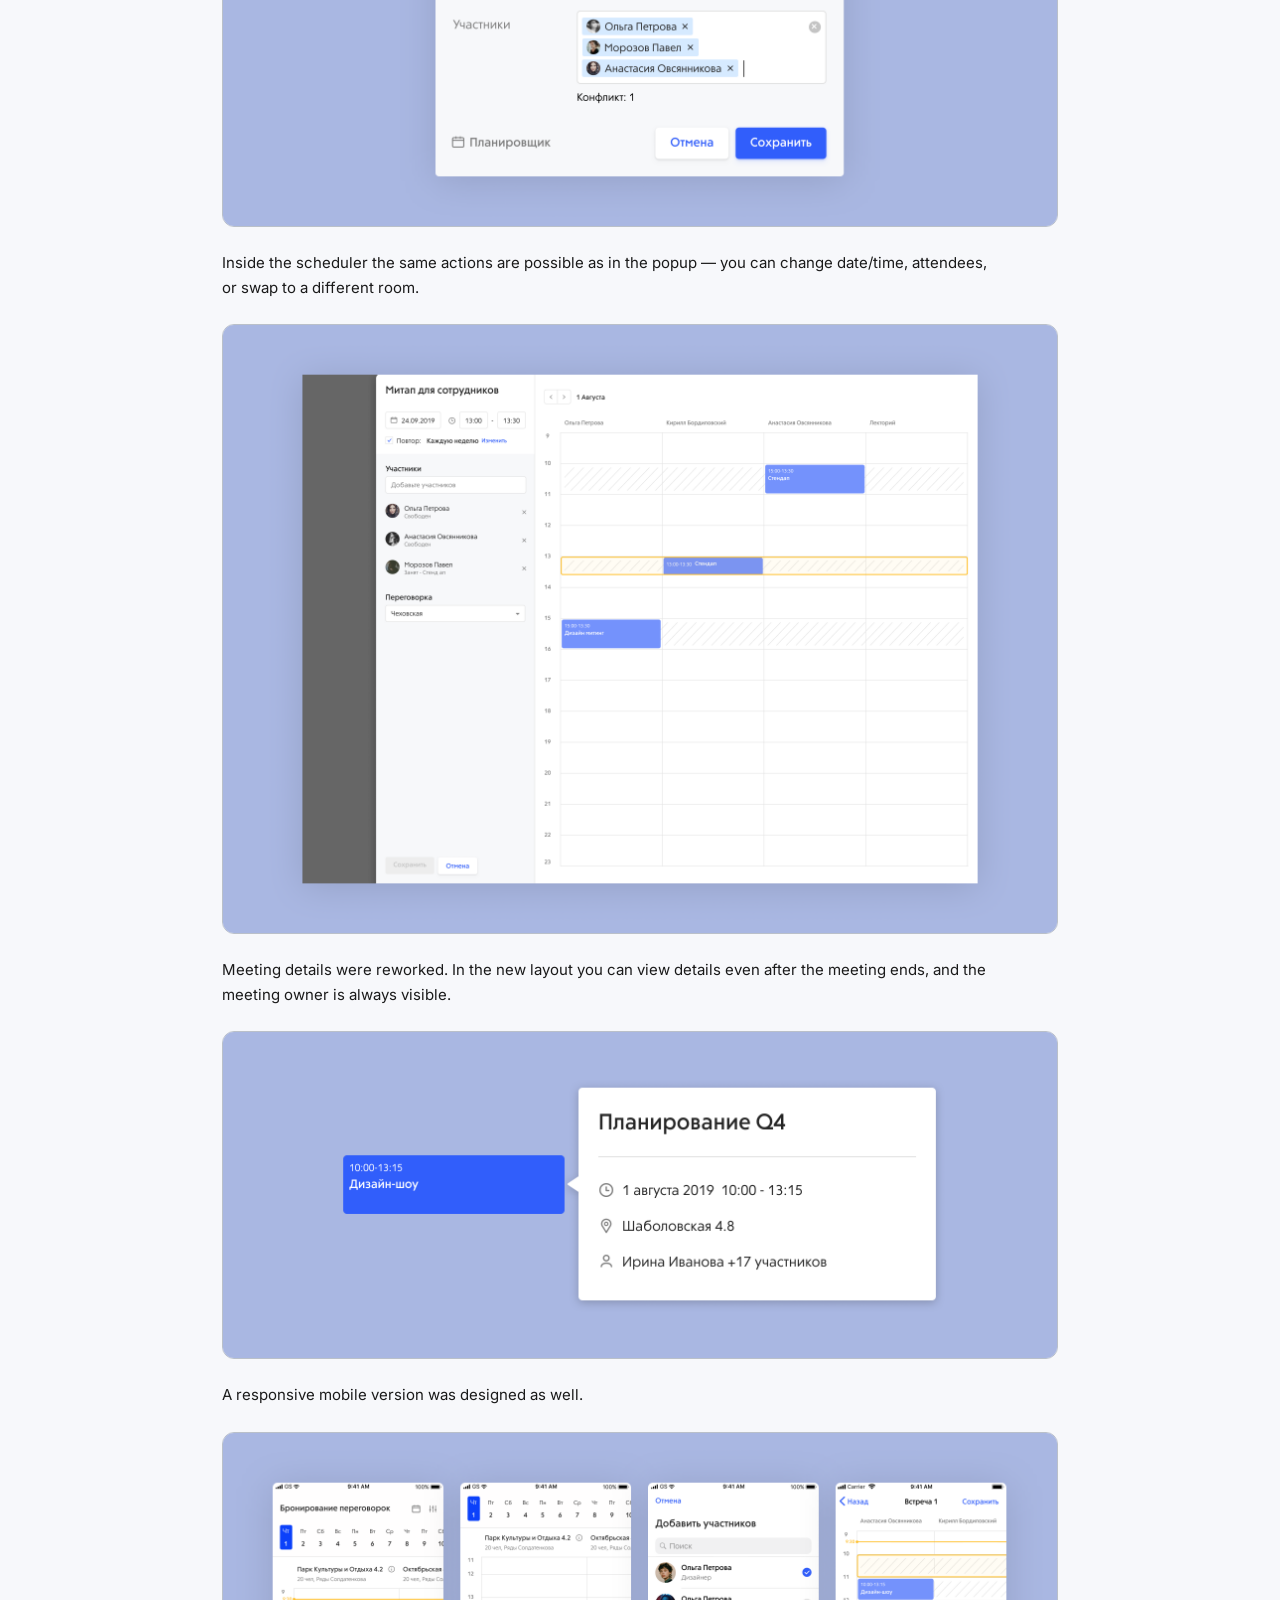
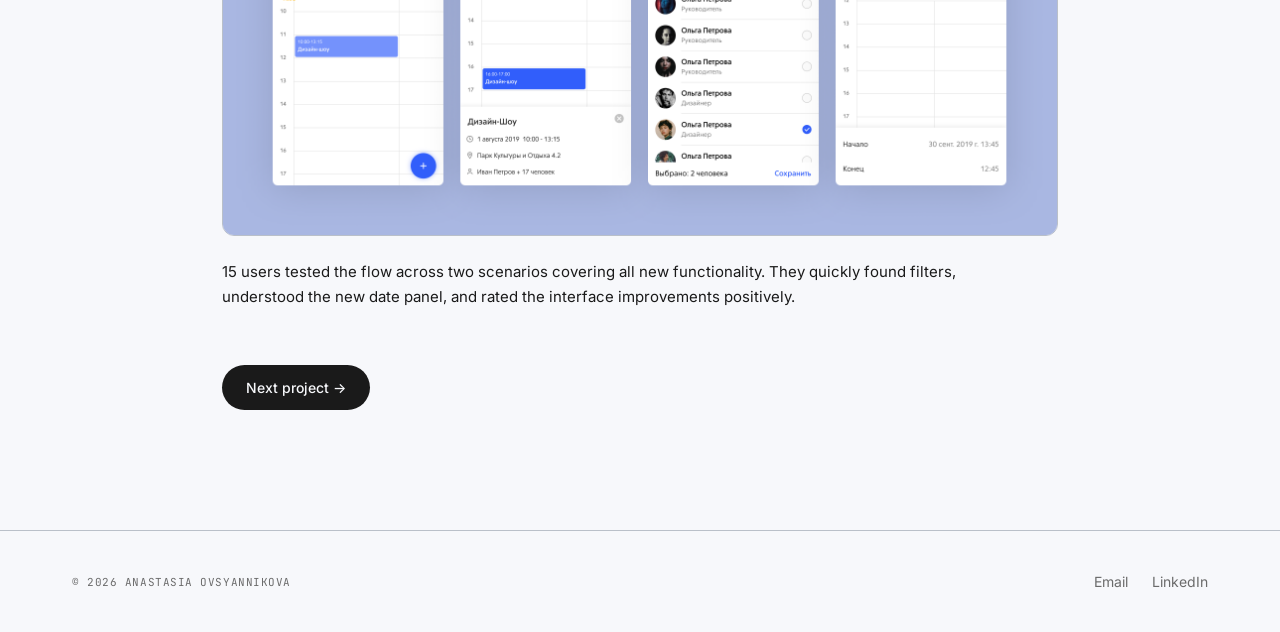
<file: cases/meeting-rooms.html>
<!DOCTYPE html>
<html lang="en">
<head>
  <meta charset="UTF-8">
  <meta name="viewport" content="width=device-width, initial-scale=1.0">
  <title>Meeting rooms — Anastasia Ovsyannikova</title>
  <meta name="description" content="A booking system for meeting rooms across Rambler offices.">
  <link rel="icon" href="../favicon.svg" type="image/svg+xml">
  <meta property="og:image" content="https://nastya-ovs.github.io/portfolio/images/og-image.png">
  <link rel="preconnect" href="https://fonts.googleapis.com">
  <link rel="preconnect" href="https://fonts.gstatic.com" crossorigin>
  <link href="https://fonts.googleapis.com/css2?family=Inter:wght@400;500;600;700&family=JetBrains+Mono:wght@500&display=swap" rel="stylesheet">
  <link rel="stylesheet" href="../styles.css">
</head>
<body>
  <header class="site-header" id="siteHeader">
    <div class="container header-inner">
      <a href="../index.html" class="site-logo">Anastasia Ovsyannikova</a>
      <nav class="site-nav" aria-label="Primary">
        <a href="../index.html#projects" data-i18n="nav.projects">Projects</a>
        <a href="../index.html#about" data-i18n="nav.about">About</a>
        <a href="../index.html#contact" data-i18n="nav.contact">Contact</a>
        <a href="../Ovsyannikova_CV.pdf" download class="nav-resume" data-i18n="nav.resume">
          <span>Resume</span>
          <svg class="nav-resume__icon" width="14" height="14" viewBox="0 0 24 24" fill="none" stroke="currentColor" stroke-width="2" stroke-linecap="round" stroke-linejoin="round" aria-hidden="true"><path d="M21 15v4a2 2 0 0 1-2 2H5a2 2 0 0 1-2-2v-4"/><polyline points="7 10 12 15 17 10"/><line x1="12" y1="15" x2="12" y2="3"/></svg>
        </a>
        <button class="lang-toggle" id="langToggle" aria-label="Toggle language">
          <span data-lang-btn="en">EN</span>
          <span class="lang-toggle__sep">/</span>
          <span data-lang-btn="ru">RU</span>
        </button>
      </nav>
    </div>
  </header>

  <main class="case container">
    <a href="../index.html#projects" class="case__back" data-i18n="case.back">← Back to projects</a>
    <p class="mono case__breadcrumb">Rambler &amp; Co · Internal · Web</p>
    <h1 class="case__title" data-lang-content>
      <span data-lang="en">Meeting rooms</span>
      <span data-lang="ru">Переговорки</span>
    </h1>
    <div class="case__lead" data-lang-content>
      <p data-lang="en">The old meeting-room booking flow needed to be replaced with something more convenient. We started with user interviews to catch the biggest pain points before designing anything.</p>
      <p data-lang="ru">Нужно было переделать старый функционал бронирования переговорок на новый, более удобный. В начале работы над проектом мы провели интервью с пользователями и собрали основные недочёты текущей системы.</p>
    </div>

    <dl class="case__meta">
      <div><dt class="mono" data-i18n="case.role">Role</dt><dd>Product Designer</dd></div>
      <div><dt class="mono" data-i18n="case.timeline">Timeline</dt><dd>2019</dd></div>
      <div><dt class="mono" data-i18n="case.team">Team</dt><dd>PM, engineers</dd></div>
      <div><dt class="mono" data-i18n="case.result">Result</dt><dd>Shipped internally</dd></div>
    </dl>

    <figure class="case__hero">
      <img src="../images/projects/meeting-rooms/main.png" alt="Meeting rooms main screen">
    </figure>

    <section class="case__section">
      <h2 class="case__section-title" data-i18n="case.problem">The Problem</h2>
      <div class="case__prose" data-lang-content>
        <div data-lang="en">
          <p>Interviews surfaced these problems in the current tool:</p>
          <ol>
            <li>Past meetings had no detailed view — you couldn't look up their info.</li>
            <li>No way to check another employee's schedule.</li>
            <li>No responsive mobile version.</li>
            <li>Users didn't realize the calendar toggle existed and clicked arrows to move between dates instead.</li>
            <li>You could only invite one attendee to a meeting at a time.</li>
          </ol>
          <figure><img src="../images/projects/meeting-rooms/2.png" alt="Old interface issues"></figure>
        </div>
        <div data-lang="ru">
          <p>В ходе интервью пользователи отмечали следующие проблемы:</p>
          <ol>
            <li>Если время встречи уже прошло, нельзя посмотреть детальную информацию по ней.</li>
            <li>Нельзя посмотреть расписание сотрудника.</li>
            <li>Нет адаптивной мобильной версии.</li>
            <li>Пользователи не понимают, как включить календарь, и переключаются между датами с помощью стрелок.</li>
            <li>На встречу можно пригласить только одного пользователя.</li>
          </ol>
          <figure><img src="../images/projects/meeting-rooms/2.png" alt="Проблемы старого интерфейса"></figure>
        </div>
      </div>
    </section>

    <section class="case__section">
      <h2 class="case__section-title" data-i18n="case.process">The Process</h2>
      <div class="case__prose" data-lang-content>
        <div data-lang="en">
          <p>The company had 16 meeting rooms with different capacities and equipment. In the old flow, checking room specs required opening a tooltip behind a question icon — slow. We added header filters so you can set the parameters you need and see only matching rooms.</p>
          <figure><img src="../images/projects/meeting-rooms/3.png" alt="Filters in the header"></figure>
          <p>Date-picking needed to be simplified. We added a panel showing the next several dates so users can jump between them with a single click.</p>
          <figure><img src="../images/projects/meeting-rooms/4.png" alt="Quick-date panel"></figure>
          <p>For dates further out, or for users used to a full calendar, clicking the date opens the familiar month view.</p>
          <figure><img src="../images/projects/meeting-rooms/5.png" alt="Full-calendar view"></figure>
        </div>
        <div data-lang="ru">
          <p>Всего в компании 16 переговорок, каждая со своей вместимостью и оснащением. В старом интерфейсе, чтобы узнать оснащение переговорки, нужно было смотреть дополнительную информацию под иконкой вопроса. Это отнимало время. В шапку добавили фильтры, с помощью которых можно сразу указать нужные параметры и посмотреть все подходящие переговорки.</p>
          <figure><img src="../images/projects/meeting-rooms/3.png" alt="Фильтры в шапке"></figure>
          <p>Поскольку у пользователей были сложности с переключением даты, этот процесс нужно было упростить. В шапке появилась панель с ближайшими датами на месяц — одним кликом переключаешься между ними.</p>
          <figure><img src="../images/projects/meeting-rooms/4.png" alt="Панель ближайших дат"></figure>
          <p>Если нужна более отдалённая дата или привычнее календарь — при нажатии на дату около фильтров открывается стандартный календарь.</p>
          <figure><img src="../images/projects/meeting-rooms/5.png" alt="Полноэкранный календарь"></figure>
        </div>
      </div>
    </section>

    <section class="case__section">
      <h2 class="case__section-title" data-i18n="case.solution">The Solution</h2>
      <div class="case__prose" data-lang-content>
        <div data-lang="en">
          <p>Feedback made it clear we needed a scheduler — a view of all invited employees' calendars and the selected room, so you can pick a time that works. The scheduler appears when creating a meeting if there's a time conflict.</p>
          <figure><img src="../images/projects/meeting-rooms/6.png" alt="Scheduler with attendee availability"></figure>
          <p>Inside the scheduler the same actions are possible as in the popup — you can change date/time, attendees, or swap to a different room.</p>
          <figure><img src="../images/projects/meeting-rooms/7.png" alt="Scheduler edit actions"></figure>
          <p>Meeting details were reworked. In the new layout you can view details even after the meeting ends, and the meeting owner is always visible.</p>
          <figure><img src="../images/projects/meeting-rooms/8.png" alt="Meeting details view"></figure>
          <p>A responsive mobile version was designed as well.</p>
          <figure><img src="../images/projects/meeting-rooms/9.png" alt="Mobile version"></figure>
          <p>15 users tested the flow across two scenarios covering all new functionality. They quickly found filters, understood the new date panel, and rated the interface improvements positively.</p>
        </div>
        <div data-lang="ru">
          <p>По обратной связи стало понятно, что людям нужен планировщик — просмотр личного расписания приглашённых сотрудников и переговорки, чтобы выбрать удобное время. Планировщик появляется при создании встречи, если возникает конфликт по времени.</p>
          <figure><img src="../images/projects/meeting-rooms/6.png" alt="Планировщик с расписанием участников"></figure>
          <p>Функционал планировщика повторяет попап — можно поменять дату и время, участников или выбрать другую переговорку.</p>
          <figure><img src="../images/projects/meeting-rooms/7.png" alt="Действия в планировщике"></figure>
          <p>Также поправили отображение информации по встрече. В новом макете деталку можно посмотреть даже если встреча закончилась, всегда виден создатель встречи.</p>
          <figure><img src="../images/projects/meeting-rooms/8.png" alt="Деталка встречи"></figure>
          <p>Была спроектирована удобная мобильная версия.</p>
          <figure><img src="../images/projects/meeting-rooms/9.png" alt="Мобильная версия"></figure>
          <p>15 пользователей прошли тестирование в двух сценариях, охватывающих весь новый функционал. Пользователи быстро находили фильтры, разобрались с новой панелью дат, все улучшения были оценены положительно.</p>
        </div>
      </div>
    </section>

    <a href="management-accounting.html" class="case__next" data-i18n="case.next">Next project →</a>
  </main>

  <footer class="site-footer">
    <div class="container site-footer__inner">
      <p class="mono" data-i18n="footer.copyright">© 2026 Anastasia Ovsyannikova</p>
      <nav class="site-footer__links" aria-label="Footer">
        <a href="mailto:nastya.ovs2016@gmail.com?subject=Portfolio%20inquiry">Email</a>
        <a href="https://www.linkedin.com/in/aovsyannikova/" target="_blank" rel="noopener">LinkedIn</a>
      </nav>
    </div>
  </footer>

  <script src="../script.js" data-base="../"></script>
</body>
</html>
</file>
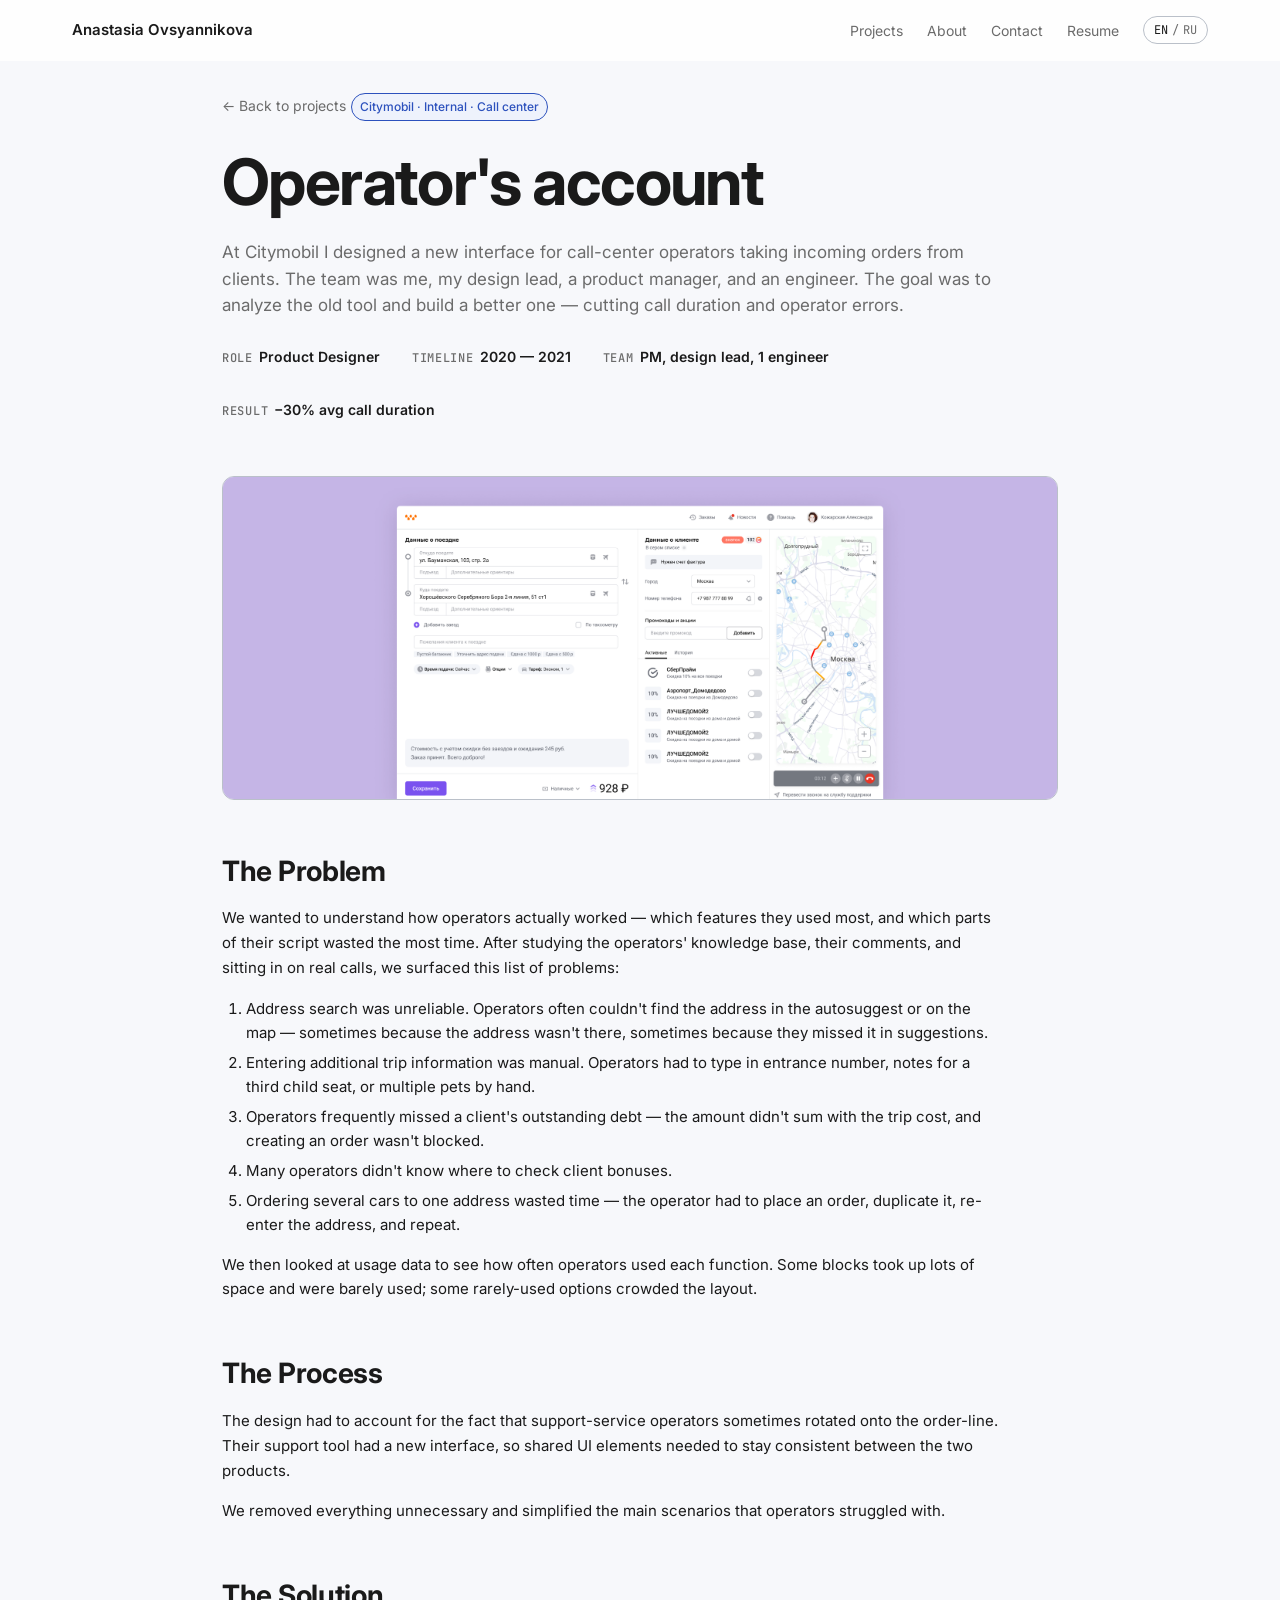
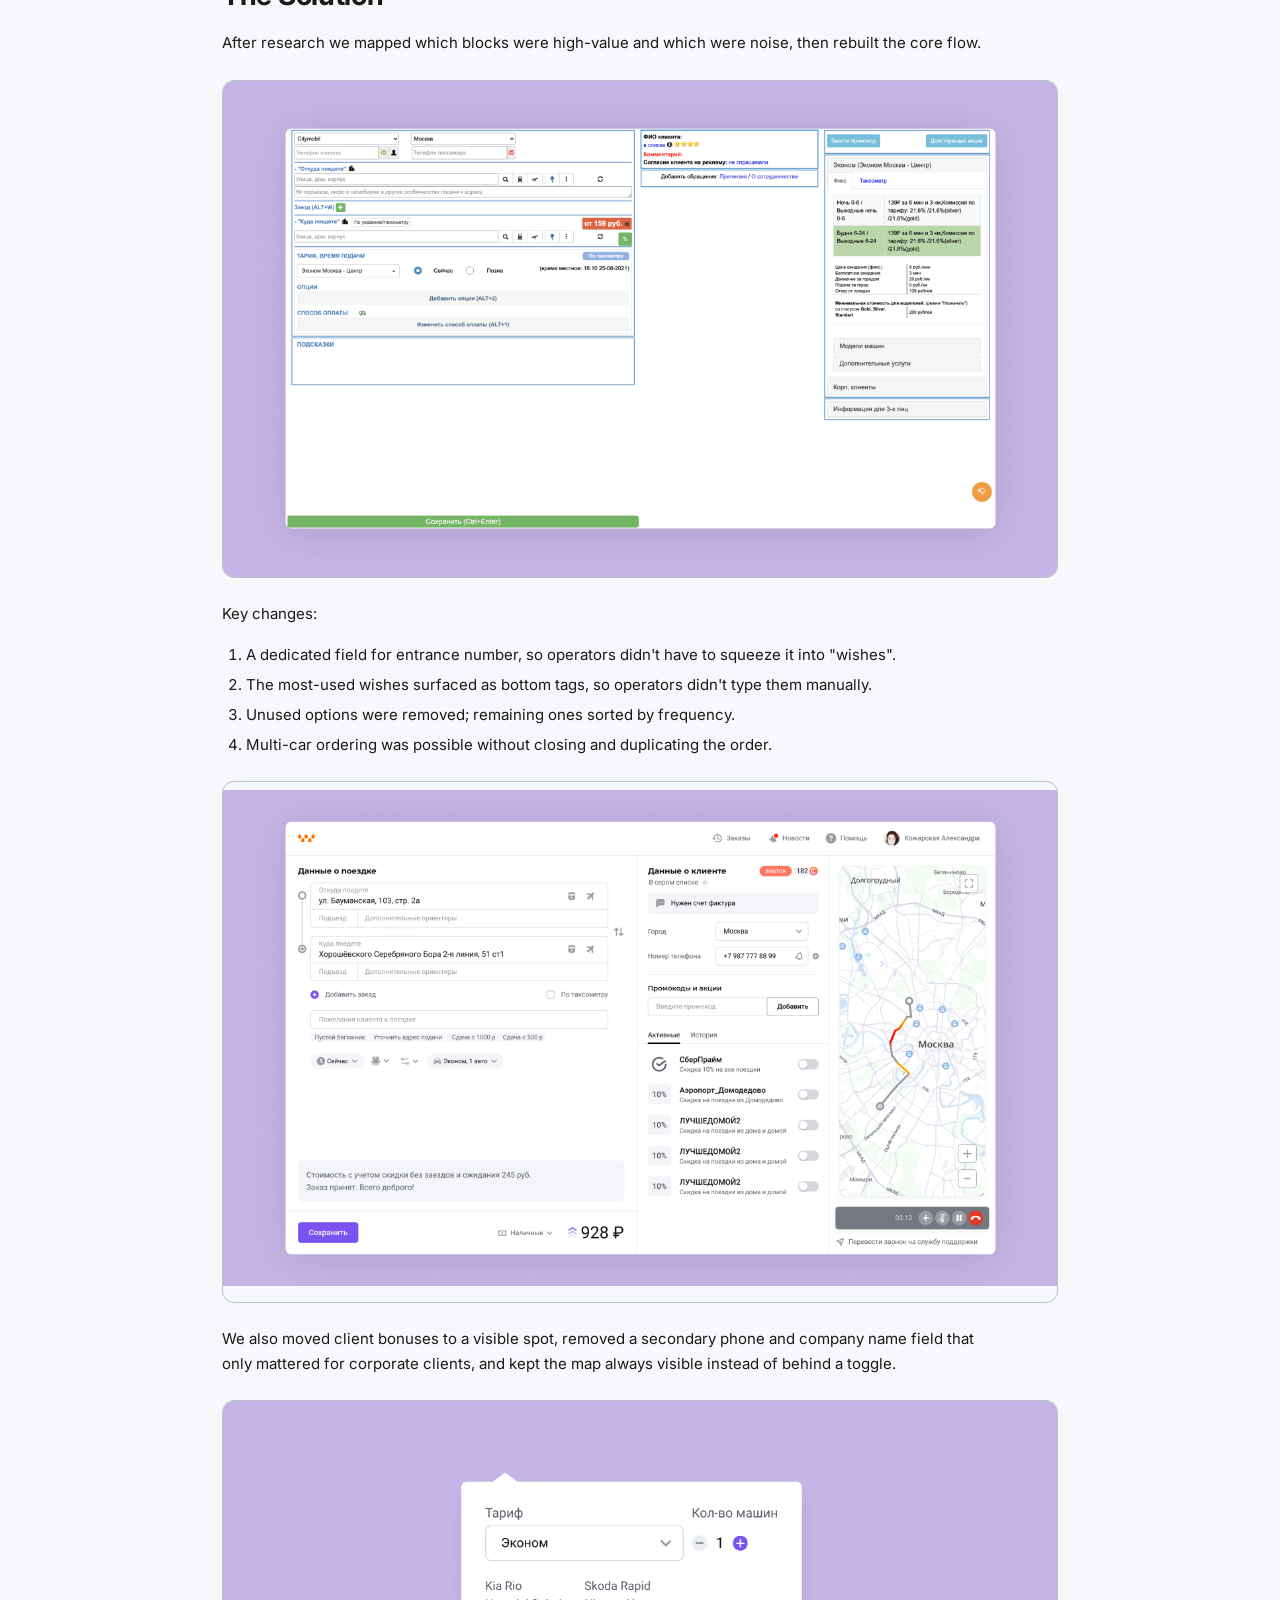
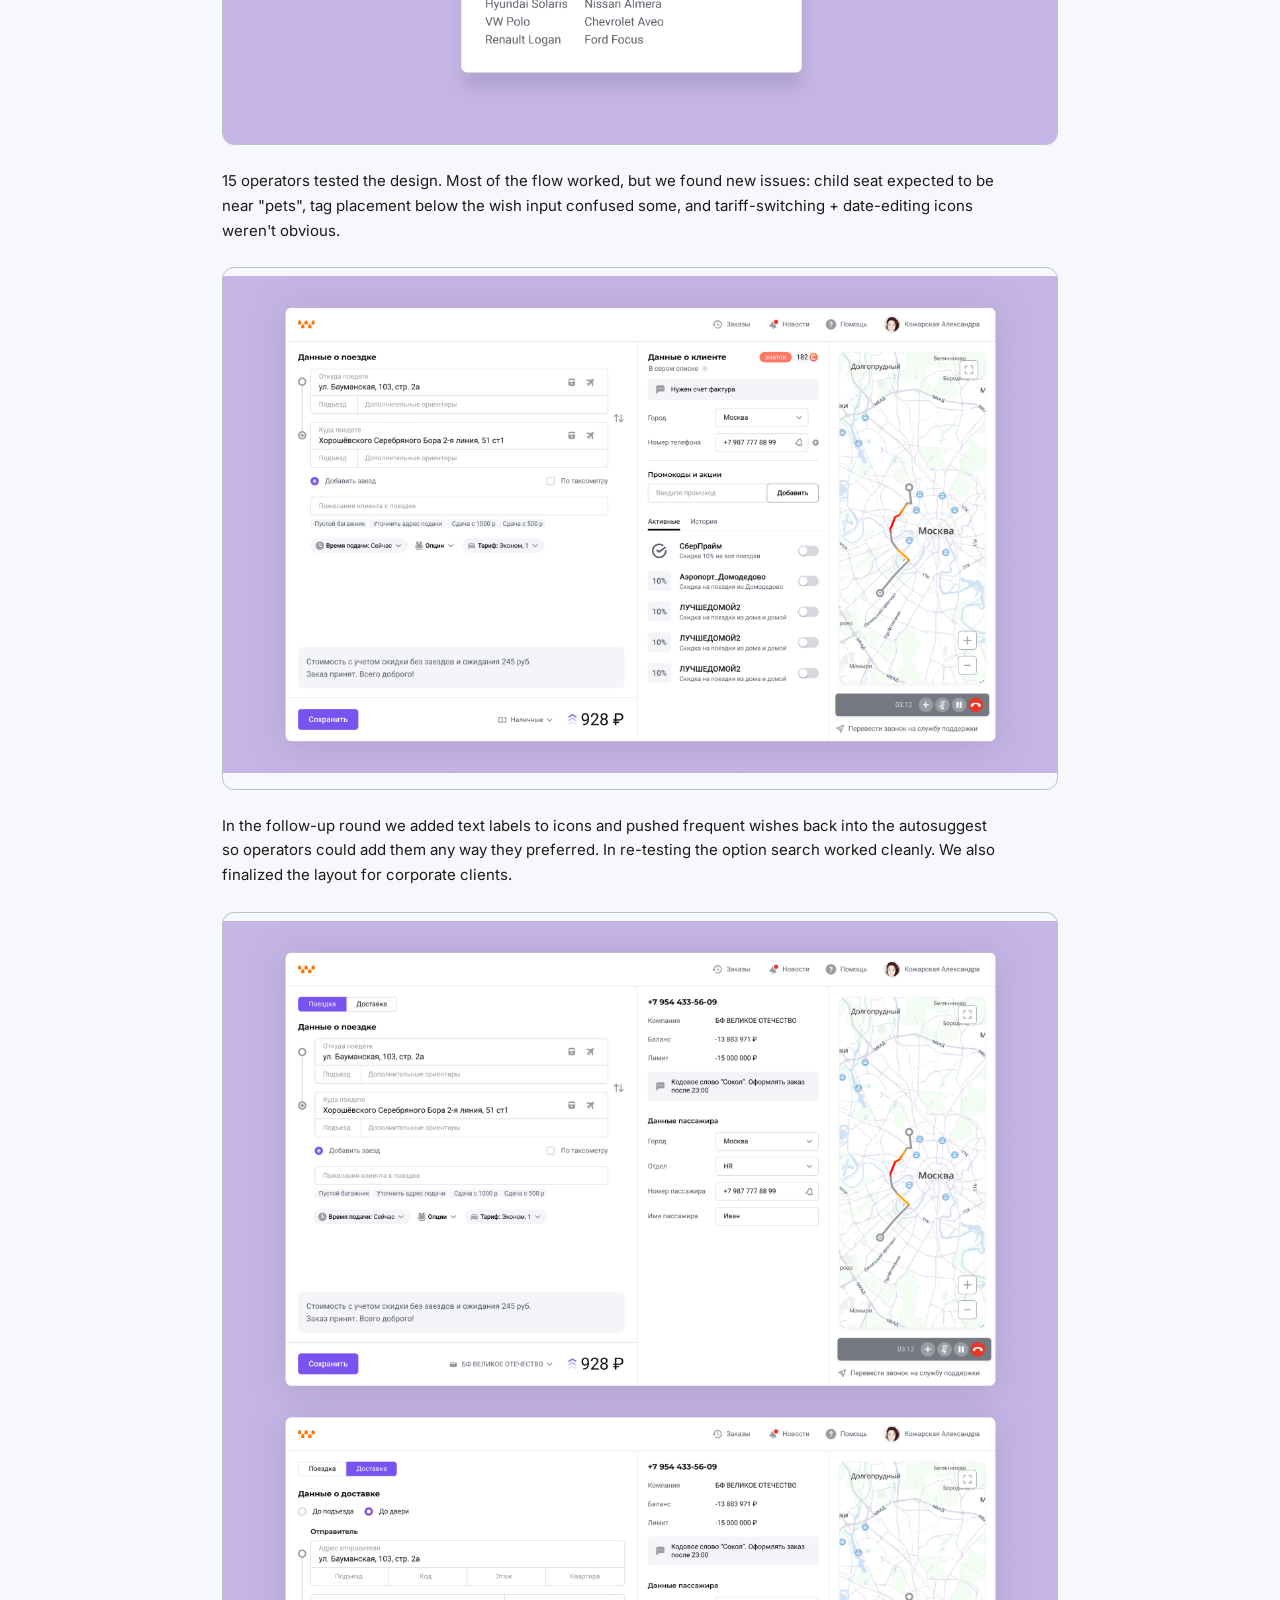
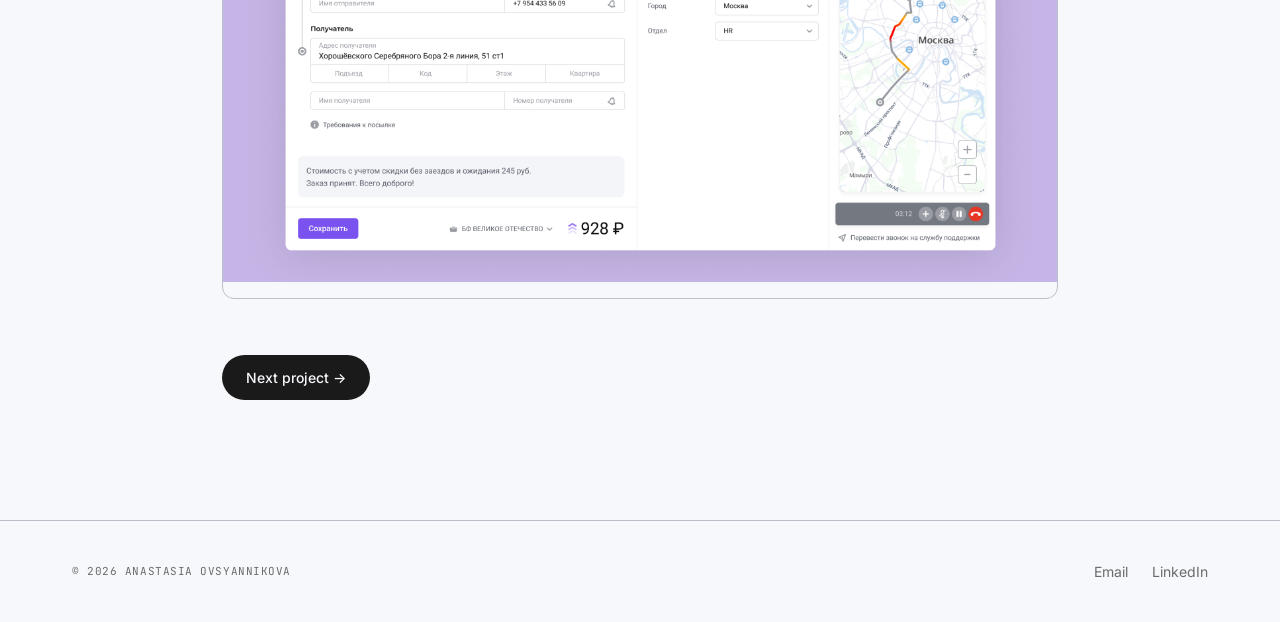
<file: cases/operators-account.html>
<!DOCTYPE html>
<html lang="en">
<head>
  <meta charset="UTF-8">
  <meta name="viewport" content="width=device-width, initial-scale=1.0">
  <title>Operator's account — Anastasia Ovsyannikova</title>
  <meta name="description" content="Redesigned the Citymobil call-center interface, reducing average call duration by 30%.">
  <link rel="icon" href="../favicon.svg" type="image/svg+xml">
  <meta property="og:image" content="https://nastya-ovs.github.io/portfolio/images/og-image.png">
  <link rel="preconnect" href="https://fonts.googleapis.com">
  <link rel="preconnect" href="https://fonts.gstatic.com" crossorigin>
  <link href="https://fonts.googleapis.com/css2?family=Inter:wght@400;500;600;700&family=JetBrains+Mono:wght@500&display=swap" rel="stylesheet">
  <link rel="stylesheet" href="../styles.css">
</head>
<body>
  <header class="site-header" id="siteHeader">
    <div class="container header-inner">
      <a href="../index.html" class="site-logo">Anastasia Ovsyannikova</a>
      <nav class="site-nav" aria-label="Primary">
        <a href="../index.html#projects" data-i18n="nav.projects">Projects</a>
        <a href="../index.html#about" data-i18n="nav.about">About</a>
        <a href="../index.html#contact" data-i18n="nav.contact">Contact</a>
        <a href="../Ovsyannikova_CV.pdf" download class="nav-resume" data-i18n="nav.resume">
          <span>Resume</span>
          <svg class="nav-resume__icon" width="14" height="14" viewBox="0 0 24 24" fill="none" stroke="currentColor" stroke-width="2" stroke-linecap="round" stroke-linejoin="round" aria-hidden="true"><path d="M21 15v4a2 2 0 0 1-2 2H5a2 2 0 0 1-2-2v-4"/><polyline points="7 10 12 15 17 10"/><line x1="12" y1="15" x2="12" y2="3"/></svg>
        </a>
        <button class="lang-toggle" id="langToggle" aria-label="Toggle language">
          <span data-lang-btn="en">EN</span>
          <span class="lang-toggle__sep">/</span>
          <span data-lang-btn="ru">RU</span>
        </button>
      </nav>
    </div>
  </header>

  <main class="case container">
    <a href="../index.html#projects" class="case__back" data-i18n="case.back">← Back to projects</a>
    <p class="mono case__breadcrumb">Citymobil · Internal · Call center</p>
    <h1 class="case__title" data-lang-content>
      <span data-lang="en">Operator's account</span>
      <span data-lang="ru">Кабинет оператора</span>
    </h1>
    <div class="case__lead" data-lang-content>
      <p data-lang="en">At Citymobil I designed a new interface for call-center operators taking incoming orders from clients. The team was me, my design lead, a product manager, and an engineer. The goal was to analyze the old tool and build a better one — cutting call duration and operator errors.</p>
      <p data-lang="ru">В Ситимобил я работала над новым кабинетом для операторов колл-центра, принимающих входящие заказы от клиентов. Команда состояла из меня, тимлида, продакт-менеджера и разработчика. Нужно было проанализировать старый инструмент и сделать новый — удобнее, чтобы сократить время звонка и уменьшить количество ошибок оператора.</p>
    </div>

    <dl class="case__meta">
      <div><dt class="mono" data-i18n="case.role">Role</dt><dd>Product Designer</dd></div>
      <div><dt class="mono" data-i18n="case.timeline">Timeline</dt><dd>2020 — 2021</dd></div>
      <div><dt class="mono" data-i18n="case.team">Team</dt><dd>PM, design lead, 1 engineer</dd></div>
      <div><dt class="mono" data-i18n="case.result">Result</dt><dd>−30% avg call duration</dd></div>
    </dl>

    <figure class="case__hero">
      <img src="../images/projects/operators-account/main.png" alt="Operator's account main screen">
    </figure>

    <section class="case__section">
      <h2 class="case__section-title" data-i18n="case.problem">The Problem</h2>
      <div class="case__prose" data-lang-content>
        <div data-lang="en">
          <p>We wanted to understand how operators actually worked — which features they used most, and which parts of their script wasted the most time. After studying the operators' knowledge base, their comments, and sitting in on real calls, we surfaced this list of problems:</p>
          <ol>
            <li>Address search was unreliable. Operators often couldn't find the address in the autosuggest or on the map — sometimes because the address wasn't there, sometimes because they missed it in suggestions.</li>
            <li>Entering additional trip information was manual. Operators had to type in entrance number, notes for a third child seat, or multiple pets by hand.</li>
            <li>Operators frequently missed a client's outstanding debt — the amount didn't sum with the trip cost, and creating an order wasn't blocked.</li>
            <li>Many operators didn't know where to check client bonuses.</li>
            <li>Ordering several cars to one address wasted time — the operator had to place an order, duplicate it, re-enter the address, and repeat.</li>
          </ol>
          <p>We then looked at usage data to see how often operators used each function. Some blocks took up lots of space and were barely used; some rarely-used options crowded the layout.</p>
        </div>
        <div data-lang="ru">
          <p>Сначала мы хотели понять, как операторы работают, чем они чаще всего пользуются и какие части их скрипта отнимают больше всего времени. После изучения базы знаний операторов, их комментариев, а также после присутствия на реальных звонках был сформирован список проблем:</p>
          <ol>
            <li>Проблемы с поиском адреса. Операторы часто не находили нужный адрес ни в саджесте, ни на карте — иногда потому что адреса действительно не было, иногда потому что не замечали его в саджесте.</li>
            <li>Проблемы с вводом дополнительной информации к поездке. Информацию о подъезде, о третьем ребёнке с детским креслом, о нескольких животных приходилось вводить вручную.</li>
            <li>Операторы часто не замечали информацию о долге клиента — сумма долга не суммировалась с суммой поездки, и возможность создать заказ не блокировалась.</li>
            <li>Многие операторы не знали, где смотреть информацию о бонусах клиента.</li>
            <li>Сценарий с несколькими машинами на один адрес отнимал много времени — оператору нужно было оформлять заказ, дублировать его, снова вводить адрес и так несколько раз.</li>
          </ol>
          <p>После этого мы посмотрели статистику, чтобы понять, как часто операторы пользуются функциями программы. Стало понятно, что некоторые блоки занимают много места и по сути не используются, а много опций и пожеланий применяются очень редко.</p>
        </div>
      </div>
    </section>

    <section class="case__section">
      <h2 class="case__section-title" data-i18n="case.process">The Process</h2>
      <div class="case__prose" data-lang-content>
        <div data-lang="en">
          <p>The design had to account for the fact that support-service operators sometimes rotated onto the order-line. Their support tool had a new interface, so shared UI elements needed to stay consistent between the two products.</p>
          <p>We removed everything unnecessary and simplified the main scenarios that operators struggled with.</p>
        </div>
        <div data-lang="ru">
          <p>В дизайне нужно было учесть, что сервисом также могут пользоваться операторы службы поддержки, которых периодически направляли работать на приём заказов. У них уже был новый интерфейс для работы поддержки, и было важно, чтобы общие элементы в интерфейсах совпадали.</p>
          <p>Мы убрали всё лишнее и упростили основные сценарии, с которыми у операторов были проблемы.</p>
        </div>
      </div>
    </section>

    <section class="case__section">
      <h2 class="case__section-title" data-i18n="case.solution">The Solution</h2>
      <div class="case__prose" data-lang-content>
        <div data-lang="en">
          <p>After research we mapped which blocks were high-value and which were noise, then rebuilt the core flow.</p>
          <figure><img src="../images/projects/operators-account/1.png" alt="Research findings mapped onto the interface"></figure>
          <p>Key changes:</p>
          <ol>
            <li>A dedicated field for entrance number, so operators didn't have to squeeze it into "wishes".</li>
            <li>The most-used wishes surfaced as bottom tags, so operators didn't type them manually.</li>
            <li>Unused options were removed; remaining ones sorted by frequency.</li>
            <li>Multi-car ordering was possible without closing and duplicating the order.</li>
          </ol>
          <figure><img src="../images/projects/operators-account/2.png" alt="Redesigned main flow"></figure>
          <p>We also moved client bonuses to a visible spot, removed a secondary phone and company name field that only mattered for corporate clients, and kept the map always visible instead of behind a toggle.</p>
          <figure><img src="../images/projects/operators-account/3.png" alt="Client info and map layout"></figure>
          <p>15 operators tested the design. Most of the flow worked, but we found new issues: child seat expected to be near "pets", tag placement below the wish input confused some, and tariff-switching + date-editing icons weren't obvious.</p>
          <figure><img src="../images/projects/operators-account/4.png" alt="Follow-up design tweaks after testing"></figure>
          <p>In the follow-up round we added text labels to icons and pushed frequent wishes back into the autosuggest so operators could add them any way they preferred. In re-testing the option search worked cleanly. We also finalized the layout for corporate clients.</p>
          <figure><img src="../images/projects/operators-account/5.png" alt="Corporate client layout"></figure>
        </div>
        <div data-lang="ru">
          <p>После исследования мы разметили, какие блоки — ценные, а какие — шум, и перестроили основной флоу.</p>
          <figure><img src="../images/projects/operators-account/1.png" alt="Результаты исследования на интерфейсе"></figure>
          <p>Ключевые изменения:</p>
          <ol>
            <li>Отдельное поле для подъезда, чтобы оператору не нужно было вводить эту информацию в пожелания.</li>
            <li>Самые часто используемые пожелания в виде тегов внизу, чтобы оператору не приходилось вводить их вручную.</li>
            <li>Убрали неиспользуемые опции, оставшиеся разместили в порядке частоты использования.</li>
            <li>Возможность заказать сразу несколько машин на один адрес — без закрытия и копирования заказа.</li>
          </ol>
          <figure><img src="../images/projects/operators-account/2.png" alt="Переработанный основной флоу"></figure>
          <p>Информацию о баллах клиента вынесли на более видное место. Убрали дополнительный номер телефона и название компании — эта информация нужна только корпоративным клиентам. Карта теперь всегда на виду и не требует отдельного включения.</p>
          <figure><img src="../images/projects/operators-account/3.png" alt="Информация о клиенте и карта"></figure>
          <p>В тестировании участвовали 15 операторов. Большая часть работала как ожидалось, но выявились новые проблемы: операторы искали добавление питомца рядом с детским креслом, теги под полем пожеланий не всем были понятны, иконки смены тарифа и даты отложенной поездки казались неочевидными.</p>
          <figure><img src="../images/projects/operators-account/4.png" alt="Доработки после тестирования"></figure>
          <p>В доработке добавили к иконкам текстовые описания, а частые пожелания вернули в саджест — оператор может добавить их любым удобным способом. При повторном тестировании поиск опций не вызывал проблем. Также проработали макет для корпоративного клиента.</p>
          <figure><img src="../images/projects/operators-account/5.png" alt="Макет для корпоративного клиента"></figure>
        </div>
      </div>
    </section>

    <a href="meeting-rooms.html" class="case__next" data-i18n="case.next">Next project →</a>
  </main>

  <footer class="site-footer">
    <div class="container site-footer__inner">
      <p class="mono" data-i18n="footer.copyright">© 2026 Anastasia Ovsyannikova</p>
      <nav class="site-footer__links" aria-label="Footer">
        <a href="mailto:nastya.ovs2016@gmail.com?subject=Portfolio%20inquiry">Email</a>
        <a href="https://www.linkedin.com/in/aovsyannikova/" target="_blank" rel="noopener">LinkedIn</a>
      </nav>
    </div>
  </footer>

  <script src="../script.js" data-base="../"></script>
</body>
</html>
</file>
<file: styles.css>
/* ============================================================
   Design tokens
   ============================================================ */
:root {
  /* Colors */
  --color-bg: #F7F8FB;
  --color-surface: #FFFFFF;
  --color-text: #1A1A1A;
  --color-text-muted: #6B6B6B;
  --color-accent: #335EDD;
  --color-border: #BAC0C9;

  /* Typography */
  --font-sans: 'Inter', system-ui, -apple-system, sans-serif;
  --font-mono: 'JetBrains Mono', ui-monospace, monospace;

  /* Sizes */
  --size-hero: clamp(44px, 6vw, 72px);
  --size-section: clamp(32px, 4vw, 40px);
  --size-h3: 28px;
  --size-body: 17px;
  --size-small: 14px;
  --size-caption: 11px;

  /* Spacing */
  --space-section: 120px;
  --space-section-mobile: 64px;

  /* Layout */
  --max-width: 1200px;
  --padding-x: 32px;
  --padding-x-mobile: 20px;

  /* Radius */
  --radius-card: 12px;
  --radius-pill: 999px;
}

/* ============================================================
   Reset
   ============================================================ */
*, *::before, *::after {
  box-sizing: border-box;
  margin: 0;
  padding: 0;
}

html {
  scroll-behavior: smooth;
  -webkit-font-smoothing: antialiased;
  -moz-osx-font-smoothing: grayscale;
}

body {
  font-family: var(--font-sans);
  font-size: var(--size-body);
  line-height: 1.5;
  color: var(--color-text);
  background: var(--color-bg);
}

img, svg, video { display: block; max-width: 100%; height: auto; }

a { color: inherit; text-decoration: none; }

button {
  font: inherit;
  color: inherit;
  background: none;
  border: none;
  cursor: pointer;
}

h1, h2, h3, h4 { line-height: 1.1; letter-spacing: -0.02em; font-weight: 700; }

/* ============================================================
   Utility classes
   ============================================================ */
.container {
  max-width: var(--max-width);
  margin: 0 auto;
  padding: 0 var(--padding-x);
}

.mono {
  font-family: var(--font-mono);
  font-size: var(--size-caption);
  color: var(--color-text-muted);
  letter-spacing: 0.05em;
  text-transform: uppercase;
}

.sr-only {
  position: absolute;
  width: 1px; height: 1px;
  padding: 0; margin: -1px;
  overflow: hidden;
  clip: rect(0,0,0,0);
  white-space: nowrap;
  border: 0;
}

@media (max-width: 767px) {
  .container {
    padding: 0 var(--padding-x-mobile);
  }
}

@media (prefers-reduced-motion: reduce) {
  * {
    animation-duration: 0.01ms !important;
    animation-iteration-count: 1 !important;
    transition-duration: 0.01ms !important;
    scroll-behavior: auto !important;
  }
}

/* ============================================================
   Header
   ============================================================ */
.site-header {
  position: sticky;
  top: 0;
  z-index: 100;
  background: rgba(254, 254, 254, 1);
  backdrop-filter: blur(8px);
  -webkit-backdrop-filter: blur(8px);
  border-bottom: 0.5px solid transparent;
  transition: border-color 0.2s ease;
}

.site-header.is-scrolled {
  border-bottom-color: var(--color-border);
}

.header-inner {
  display: flex;
  align-items: center;
  justify-content: space-between;
  padding-top: 16px;
  padding-bottom: 16px;
}

.site-logo {
  font-weight: 600;
  font-size: 15px;
}

.site-nav {
  display: flex;
  align-items: center;
  gap: 24px;
  font-size: var(--size-small);
  color: var(--color-text-muted);
}

.site-nav a {
  transition: color 0.15s ease;
}

.site-nav a:hover { color: var(--color-text); }

.nav-resume {
  display: inline-flex;
  align-items: center;
  gap: 4px;
}

.nav-resume__icon {
  opacity: 0;
  transform: translateX(-4px);
  transition: opacity 0.2s ease, transform 0.2s ease;
  color: var(--color-text);
}

.nav-resume:hover .nav-resume__icon {
  opacity: 1;
  transform: translateX(0);
}

.lang-toggle {
  display: inline-flex;
  align-items: center;
  gap: 4px;
  padding: 4px 10px;
  border: 0.5px solid var(--color-border);
  border-radius: var(--radius-pill);
  font-family: var(--font-mono);
  font-size: 12px;
  color: var(--color-text-muted);
}

.lang-toggle [data-lang-btn].is-active {
  color: var(--color-text);
}

@media (max-width: 640px) {
  .site-nav {
    gap: 16px;
  }
  .site-nav a[href="#about"] { display: none; }
}

/* ============================================================
   Hero
   ============================================================ */
.hero {
  padding-top: 140px;
  padding-bottom: 160px;
  max-width: 1080px;
}

.hero__badge {
  display: inline-flex;
  align-items: center;
  gap: 8px;
  padding: 8px 16px;
  background: #DFF8F3;
  border-color: #93D9CC;
  border: 0.5px solid;
  color: #04715F;
  border-radius: var(--radius-pill);
  font-size: 14px;
  font-weight: 500;
  margin-bottom: 24px;
}

.hero__badge-dot {
  width: 8px;
  height: 8px;
  background: #04715F;
  border-radius: 50%;
  display: inline-block;
}

.hero__title {
  font-size: clamp(44px, 5.5vw, 72px);
  max-width: 980px;
  margin-bottom: 16px;
  letter-spacing: -0.02em;
  line-height: 1.1;
  font-weight: 700;
}

.hero__title em {
  color: var(--color-accent);
  font-style: normal;
}

.hero__subtitle {
  font-size: 18px;
  color: var(--color-text-muted);
  max-width: 780px;
  line-height: 1.55;
  margin-bottom: 38px;
}

.hero__tags {
  display: flex;
  flex-wrap: wrap;
  gap: 8px;
  margin-bottom: 48px;
}

.hero__tag {
  padding: 4px 8px;
  background: #EEF2FC;
  border: 0.5px solid;
  border-radius: 999px;
  font-size: 12px;
  font-weight: 500;
  color: #2C51BD;
}

.hero__cta {
  display: flex;
  gap: 12px;
  flex-wrap: wrap;
}

/* ============================================================
   Buttons
   ============================================================ */
.btn {
  display: inline-flex;
  align-items: center;
  padding: 12px 22px;
  border-radius: var(--radius-pill);
  font-size: var(--size-small);
  font-weight: 500;
  transition: transform 0.15s ease, background 0.15s ease, color 0.15s ease;
}

.btn--primary {
  background: var(--color-text);
  color: var(--color-bg);
}
.btn--primary:hover { transform: translateY(-1px); }

.btn--outline {
  border: 0.5px solid var(--color-text);
  color: var(--color-text);
}
.btn--outline:hover { background: var(--color-text); color: var(--color-bg); }

@media (max-width: 767px) {
  .hero { padding-top: 48px; padding-bottom: var(--space-section-mobile); }
  .hero__subtitle { font-size: 17px; }
}

/* ============================================================
   Projects grid
   ============================================================ */
.projects {
  padding-bottom: var(--space-section);
}

.projects__label {
  margin-bottom: 20px;
}

.projects__label--other {
  margin-top: 96px;
}

.projects__grid {
  display: grid;
  gap: 24px;
}

.projects__grid--selected {
  grid-template-columns: repeat(2, 1fr);
}

.projects__grid--other {
  grid-template-columns: repeat(2, 1fr);
}

@media (max-width: 767px) {
  .projects { padding-bottom: var(--space-section-mobile); }
  .projects__label--other { margin-top: 48px; }
  .projects__grid--selected,
  .projects__grid--other {
    grid-template-columns: 1fr;
  }
}

/* ============================================================
   Project card
   ============================================================ */
.card {
  display: flex;
  flex-direction: column;
  background: var(--color-surface);
  border: 0.5px solid var(--color-border);
  border-radius: var(--radius-card);
  overflow: hidden;
  transition: transform 0.2s ease, box-shadow 0.2s ease;
}

.card:hover {
  transform: translateY(-4px);
  box-shadow: 0 8px 24px rgba(0,0,0,0.06);
}

.card__cover {
  aspect-ratio: 16 / 10;
  background: #FFFFFF;
  overflow: hidden;
}

.card__cover img {
  width: 100%;
  height: 100%;
  object-fit: cover;
  transform: scale(1.12);
  transform-origin: center center;
  transition: transform 0.3s ease;
}

.card:hover .card__cover img {
  transform: scale(1.17);
}

.card__body {
  padding: 20px 22px 22px;
  flex: 1;
  display: flex;
  flex-direction: column;
}

.card__meta {
  display: flex;
  justify-content: space-between;
  align-items: center;
  margin-bottom: 8px;
}

.card__name {
  font-size: 20px;
  font-weight: 600;
  line-height: 1.25;
  margin-bottom: 6px;
}

.card__summary {
  font-size: var(--size-small);
  color: var(--color-text-muted);
  line-height: 1.5;
  margin-bottom: 14px;
}

.card__metric {
  display: flex;
  align-items: center;
  gap: 8px;
  font-size: var(--size-small);
  font-weight: 500;
  color: var(--color-text);
  margin-bottom: 14px;
}

.card__metric-mark {
  color: var(--color-accent);
}

.card__cta {
  margin-top: auto;
  font-size: 13px;
  font-weight: 500;
  color: var(--color-accent);
}

.card__lock {
  font-size: 12px;
  color: var(--color-text-muted);
}

/* ============================================================
   About
   ============================================================ */
.about {
  padding-bottom: var(--space-section);
}

.about > .mono {
  margin-bottom: 24px;
}

.about__intro {
  max-width: 800px;
  margin-bottom: 72px;
}

.about__name {
  font-size: 40px;
  margin-bottom: 6px;
}

.about__location {
  margin-bottom: 24px;
}

.about__bio {
  margin-bottom: 16px;
  max-width: 720px;
  font-size: 18px;
  line-height: 1.55;
}

.about__skills {
  display: grid;
  grid-template-columns: repeat(4, 1fr);
  gap: 40px;
  margin-bottom: 72px;
}

.skill-block ul {
  list-style: none;
  margin-top: 12px;
}

.skill-block li {
  padding: 8px 0;
  font-size: var(--size-body);
  border-top: 0.5px solid var(--color-border);
}

.skill-block li:first-child {
  border-top: none;
}

.about__experience .mono {
  margin-bottom: 20px;
}

.experience-item {
  padding: 24px 0;
  border-top: 0.5px solid var(--color-border);
}

.experience-item:first-of-type {
  border-top: 0.5px solid var(--color-border);
}

.experience-item__header {
  display: flex;
  justify-content: space-between;
  align-items: baseline;
  gap: 16px;
  margin-bottom: 14px;
  flex-wrap: wrap;
}

.experience-item__role {
  font-size: 20px;
  font-weight: 600;
  letter-spacing: -0.01em;
  margin-bottom: 2px;
}

.experience-item__company {
  color: var(--color-text-muted);
  font-size: var(--size-small);
}

.experience-item__years {
  font-size: 12px;
}

.experience-item__bullets {
  list-style: none;
  padding-left: 0;
  max-width: 800px;
}

.experience-item__bullets li {
  position: relative;
  padding-left: 20px;
  margin-bottom: 8px;
  color: var(--color-text);
  font-size: var(--size-body);
  line-height: 1.5;
}

.experience-item__bullets li::before {
  content: "";
  position: absolute;
  left: 4px;
  top: 12px;
  width: 5px;
  height: 5px;
  background: var(--color-text-muted);
  border-radius: 50%;
}

@media (max-width: 991px) {
  .about__skills {
    grid-template-columns: repeat(2, 1fr);
    gap: 32px;
  }
}

@media (max-width: 767px) {
  .about { padding-bottom: var(--space-section-mobile); }
  .about__name { font-size: 28px; }
  .about__intro { margin-bottom: 48px; }
  .about__skills {
    grid-template-columns: 1fr;
    gap: 32px;
    margin-bottom: 48px;
  }
}

/* ============================================================
   Contact card
   ============================================================ */
.contact-card {
  padding-bottom: var(--space-section);
}

.contact-card__inner {
  background: var(--color-surface);
  border: 0.5px solid var(--color-border);
  border-radius: 20px;
  padding: 56px;
  display: grid;
  grid-template-columns: minmax(0, 1.4fr) minmax(0, 1fr);
  gap: 56px;
  align-items: start;
}

.contact-card__title {
  font-size: clamp(36px, 4.5vw, 56px);
  font-weight: 700;
  letter-spacing: -0.02em;
  line-height: 1.1;
  margin-bottom: 28px;
  max-width: 640px;
}

.contact-card__title em {
  color: var(--color-accent);
  font-style: normal;
  display: inline;
}

.contact-card__blurb {
  font-size: 18px;
  color: var(--color-text-muted);
  line-height: 1.55;
  max-width: 540px;
  margin-bottom: 32px;
}

.contact-card__cta {
  display: flex;
  gap: 12px;
  flex-wrap: wrap;
}

.contact-card__right {
  display: grid;
  gap: 12px;
  align-content: start;
}

.contact-tile {
  background: var(--color-bg);
  border-radius: 14px;
  padding: 18px 22px;
}

.contact-tile .mono {
  margin-bottom: 6px;
}

.contact-tile__value {
  font-size: 17px;
  font-weight: 500;
  color: var(--color-text);
}

.contact-tile__value--status {
  display: inline-flex;
  align-items: center;
  gap: 8px;
  color: #16A34A;
}

.contact__status-dot {
  width: 8px;
  height: 8px;
  background: #16A34A;
  border-radius: 50%;
  display: inline-block;
}

@media (max-width: 991px) {
  .contact-card__inner {
    padding: 40px;
    grid-template-columns: 1fr;
    gap: 40px;
  }
}

@media (max-width: 767px) {
  .contact-card { padding-bottom: var(--space-section-mobile); }
  .contact-card__inner {
    padding: 28px;
    border-radius: 16px;
  }
  .contact-card__title { font-size: 32px; }
}

/* ============================================================
   Footer
   ============================================================ */
.site-footer {
  padding: 40px 0;
  border-top: 0.5px solid var(--color-border);
}

.site-footer__inner {
  display: flex;
  justify-content: space-between;
  align-items: center;
  flex-wrap: wrap;
  gap: 16px;
}

.site-footer__links {
  display: flex;
  gap: 24px;
  font-size: var(--size-small);
  color: var(--color-text-muted);
}

.site-footer__links a { transition: color 0.15s ease; }
.site-footer__links a:hover { color: var(--color-text); }

@media (max-width: 767px) {
  .contact { padding-bottom: var(--space-section-mobile); }
  .contact__blurb { font-size: 24px; }
}

/* ============================================================
   Case study page — aligned with Figma visual system
   ============================================================ */
.case {
  padding-top: 32px;
  padding-bottom: var(--space-section);
  max-width: 900px;
}

.case__back {
  display: inline-block;
  color: var(--color-text-muted);
  font-size: var(--size-small);
  margin-bottom: 32px;
  transition: color 0.15s ease;
}
.case__back:hover { color: var(--color-text); }

/* Breadcrumb — single pill (Client · Category · Year) */
.case__breadcrumb {
  color: #2C51BD;
  font-size: 12px;
  text-transform: none;
  font-family: var(--font-sans);
  letter-spacing: 0;
  padding: 4px 8px;
  background: #EEF2FC;
  border: 0.5px solid;
  border-radius: 999px;
  display: inline-block;
  font-weight: 500;
  margin-bottom: 20px;
}

.case__title {
  font-size: clamp(40px, 5.5vw, 64px);
  font-weight: 700;
  letter-spacing: -0.025em;
  line-height: 1.05;
  margin-bottom: 24px;
}

.case__lead {
  font-size: 17px;
  color: var(--color-text-muted);
  line-height: 1.55;
  max-width: 780px;
  margin-bottom: 28px;
}

/* Meta row — inline instead of card blocks */
.case__meta {
  display: flex;
  gap: 32px;
  flex-wrap: wrap;
  padding: 0;
  background: none;
  border: none;
  border-radius: 0;
  margin-bottom: 56px;
  font-size: var(--size-small);
}

.case__meta > div {
  display: inline-flex;
  gap: 6px;
  flex-direction: row;
  align-items: baseline;
}
.case__meta dt {
  color: var(--color-text-muted);
  text-transform: uppercase;
  letter-spacing: 0.06em;
  font-size: 12px;
  font-weight: 500;
  margin-bottom: 0;
}
.case__meta dd {
  color: var(--color-text);
  font-weight: 600;
  font-size: var(--size-small);
}

.case__hero {
  margin-bottom: 56px;
  border-radius: 12px;
  overflow: hidden;
  border: 0.5px solid var(--color-border);
}

.case__hero img { width: 100%; height: auto; }

.case__section { margin-bottom: 56px; }

.case__section-title {
  font-size: clamp(22px, 2.4vw, 28px);
  font-weight: 700;
  letter-spacing: -0.01em;
  margin-bottom: 20px;
  color: var(--color-text);
}

.case__prose p {
  max-width: 780px;
  font-size: 15px;
  line-height: 1.65;
  margin-bottom: 16px;
  color: var(--color-text);
}

.case__prose ol { max-width: 780px; margin-bottom: 16px; padding-left: 24px; }
.case__prose ol li { margin-bottom: 6px; font-size: 15px; line-height: 1.6; }

.case__prose figure {
  margin: 24px 0;
  border-radius: 12px;
  overflow: hidden;
  border: 0.5px solid var(--color-border);
}

.case__prose figure img { width: 100%; height: auto; display: block; }

.case__next {
  display: inline-block;
  padding: 12px 24px;
  border-radius: var(--radius-pill);
  background: var(--color-text);
  color: var(--color-bg);
  font-weight: 500;
  font-size: var(--size-small);
  transition: transform 0.15s ease;
}
.case__next:hover { transform: translateY(-1px); }

@media (max-width: 767px) {
  .case { padding-bottom: var(--space-section-mobile); }
  .case__meta {
    grid-template-columns: repeat(2, 1fr);
  }
  .case__lead { font-size: 17px; }
}

/* ============================================================
   Accessibility — focus styles
   ============================================================ */
:focus-visible {
  outline: 2px solid var(--color-accent);
  outline-offset: 3px;
  border-radius: 4px;
}

/* ============================================================
   Scroll reveal
   ============================================================ */
[data-reveal] {
  opacity: 0;
  transform: translateY(16px);
  transition: opacity 0.5s ease, transform 0.5s ease;
}

[data-reveal].is-visible {
  opacity: 1;
  transform: translateY(0);
}

@media (prefers-reduced-motion: reduce) {
  [data-reveal] { opacity: 1 !important; transform: none !important; }
}

/* ============================================================
   Case v2 — Figma-derived visual system
   ============================================================ */

/* Tag pills row (AI · Saas · Platform) */
.tags-row {
  display: flex;
  gap: 8px;
  flex-wrap: wrap;
  margin-bottom: 20px;
}

.tag-pill {
  padding: 4px 8px;
  border-radius: 999px;
  background: #EEF2FC;
  border: 0.5px solid;
  color: #2C51BD;
  font-size: 12px;
  font-weight: 500;
  letter-spacing: 0;
}

/* Case v2 lead */
.case-v2 {
  padding-top: 32px;
  padding-bottom: var(--space-section);
}

.case-v2__back {
  display: inline-block;
  color: var(--color-text-muted);
  font-size: var(--size-small);
  margin-bottom: 32px;
  transition: color 0.15s ease;
}
.case-v2__back:hover { color: var(--color-text); }

.case-v2__title {
  font-size: clamp(36px, 4.2vw, 50px);
  font-weight: 700;
  letter-spacing: -0.025em;
  line-height: 1.05;
  margin-bottom: 24px;
  max-width: 900px;
}

.case-v2__lead {
  font-size: 16px;
  color: var(--color-text-muted);
  line-height: 1.55;
  max-width: 900px;
  margin-bottom: 28px;
}

/* Inline meta row (ROLE / STATUS / SCOPE) — each pair as subtle pill */
.meta-inline {
  display: flex;
  gap: 8px;
  flex-wrap: wrap;
  margin-bottom: 32px;
  font-size: var(--size-small);
  padding: 0;
}
.meta-inline > span,
.meta-inline > div {
  display: inline-flex;
  align-items: baseline;
  gap: 6px;
  padding: 6px 12px;
  background: var(--color-bg);
  border: 0.5px solid var(--color-border);
  border-radius: 999px;
}
.meta-inline dt,
.meta-inline .meta-inline__label {
  color: var(--color-text-muted);
  text-transform: uppercase;
  letter-spacing: 0.06em;
  font-size: 11px;
  font-weight: 500;
  margin: 0;
}
.meta-inline dd,
.meta-inline .meta-inline__value {
  color: var(--color-text);
  font-weight: 600;
  font-size: 13px;
  margin: 0;
}

/* Info box (Problem/What I did/Impact) */
.info-box {
  background: #EEF1FA;
  border-left: 3px solid var(--color-accent);
  border-radius: 6px;
  padding: 18px 22px;
  font-size: 14px;
  line-height: 1.6;
  color: #2B3652;
  margin-bottom: 72px;
}
.info-box p { margin-bottom: 8px; }
.info-box p:last-child { margin-bottom: 0; }
.info-box strong { color: #1A1A1A; font-weight: 700; }

/* Numbered section */
.case-v2__section {
  margin-bottom: 72px;
}

.case-v2__section-title {
  font-size: 24px;
  font-weight: 700;
  letter-spacing: -0.01em;
  margin-bottom: 20px;
  color: var(--color-text);
}

/* Slider (image / gif switcher) */
.slider {
  position: relative;
  border-radius: 12px;
  overflow: hidden;
  border: 0.5px solid var(--color-border);
  background: var(--color-surface);
  margin-bottom: 24px;
}
.slider__track {
  display: flex;
  transition: transform 0.4s cubic-bezier(.4, 0, .2, 1);
  will-change: transform;
}
.slider__slide {
  flex: 0 0 100%;
  min-width: 0;
  aspect-ratio: 16 / 9;
  background: #F1F3F7;
  display: flex;
  align-items: center;
  justify-content: center;
  overflow: hidden;
}
.slider__slide img,
.slider__slide video {
  width: 100%;
  height: 100%;
  object-fit: cover;
  display: block;
}
.slider__slide--placeholder {
  color: var(--color-text-muted);
  font-family: var(--font-mono);
  font-size: 12px;
}
.slider__dots {
  position: absolute;
  bottom: 16px;
  left: 50%;
  transform: translateX(-50%);
  display: flex;
  gap: 8px;
  padding: 6px 10px;
  background: rgba(255,255,255,0.85);
  backdrop-filter: blur(6px);
  border-radius: 999px;
}
.slider__dot {
  width: 8px;
  height: 8px;
  border-radius: 50%;
  background: #C8CCD5;
  border: none;
  padding: 0;
  cursor: pointer;
  transition: background 0.2s ease, transform 0.2s ease;
}
.slider__dot.is-active {
  background: var(--color-text);
  transform: scale(1.15);
}
.slider__arrow {
  position: absolute;
  top: 50%;
  transform: translateY(-50%);
  width: 40px;
  height: 40px;
  border-radius: 50%;
  background: rgba(255,255,255,0.9);
  border: 0.5px solid var(--color-border);
  cursor: pointer;
  font-size: 18px;
  color: var(--color-text);
  display: flex;
  align-items: center;
  justify-content: center;
  transition: background 0.15s ease, transform 0.15s ease;
}
.slider__arrow:hover { background: #ffffff; transform: translateY(-50%) scale(1.05); }
.slider__arrow--prev { left: 12px; }
.slider__arrow--next { right: 12px; }
.slider__arrow[disabled] { opacity: 0; pointer-events: none; }

/* 3-column PROBLEM / SOLUTION / DESIGN DECISION — one continuous block */
.threecol {
  display: grid;
  grid-template-columns: repeat(3, 1fr);
  gap: 0;
  background: var(--color-surface);
  border: 0.5px solid var(--color-border);
  border-radius: 12px;
  overflow: hidden;
}
.threecol__col {
  padding: 20px 24px;
  border-right: 0.5px solid var(--color-border);
  background: transparent;
}
.threecol__col:last-child {
  border-right: none;
}
.threecol__label {
  font-family: var(--font-mono);
  font-size: 11px;
  color: var(--color-text-muted);
  text-transform: uppercase;
  letter-spacing: 0.06em;
  margin-bottom: 10px;
}
.threecol__text {
  font-size: 14px;
  line-height: 1.55;
  color: var(--color-text);
}

/* Subsection (2-col: images left, text right) */
.subsection {
  display: grid;
  grid-template-columns: minmax(0, 1fr) minmax(0, 1fr);
  gap: 40px;
  margin-bottom: 72px;
  align-items: start;
}
.subsection__images {
  display: flex;
  flex-direction: column;
  gap: 16px;
}
.subsection__images img {
  width: 100%;
  border-radius: 8px;
  border: 0.5px solid var(--color-border);
  display: block;
}
.subsection__title {
  font-size: 16px;
  font-weight: 700;
  margin-bottom: 12px;
  letter-spacing: -0.005em;
  line-height: 1.3;
}
.subsection__text p {
  font-size: 14px;
  line-height: 1.6;
  color: var(--color-text-muted);
  margin-bottom: 12px;
}
.subsection__text p strong,
.subsection__text p b { color: var(--color-text); font-weight: 600; }

@media (max-width: 767px) {
  .case-v2 { padding-bottom: var(--space-section-mobile); }
  .case-v2__section { margin-bottom: 48px; }
  .threecol { grid-template-columns: 1fr; }
  .subsection {
    grid-template-columns: 1fr;
    gap: 24px;
    margin-bottom: 48px;
  }
  .info-box { margin-bottom: 48px; padding: 16px 18px; }
  .slider__arrow { width: 32px; height: 32px; font-size: 14px; }
}
</file>
